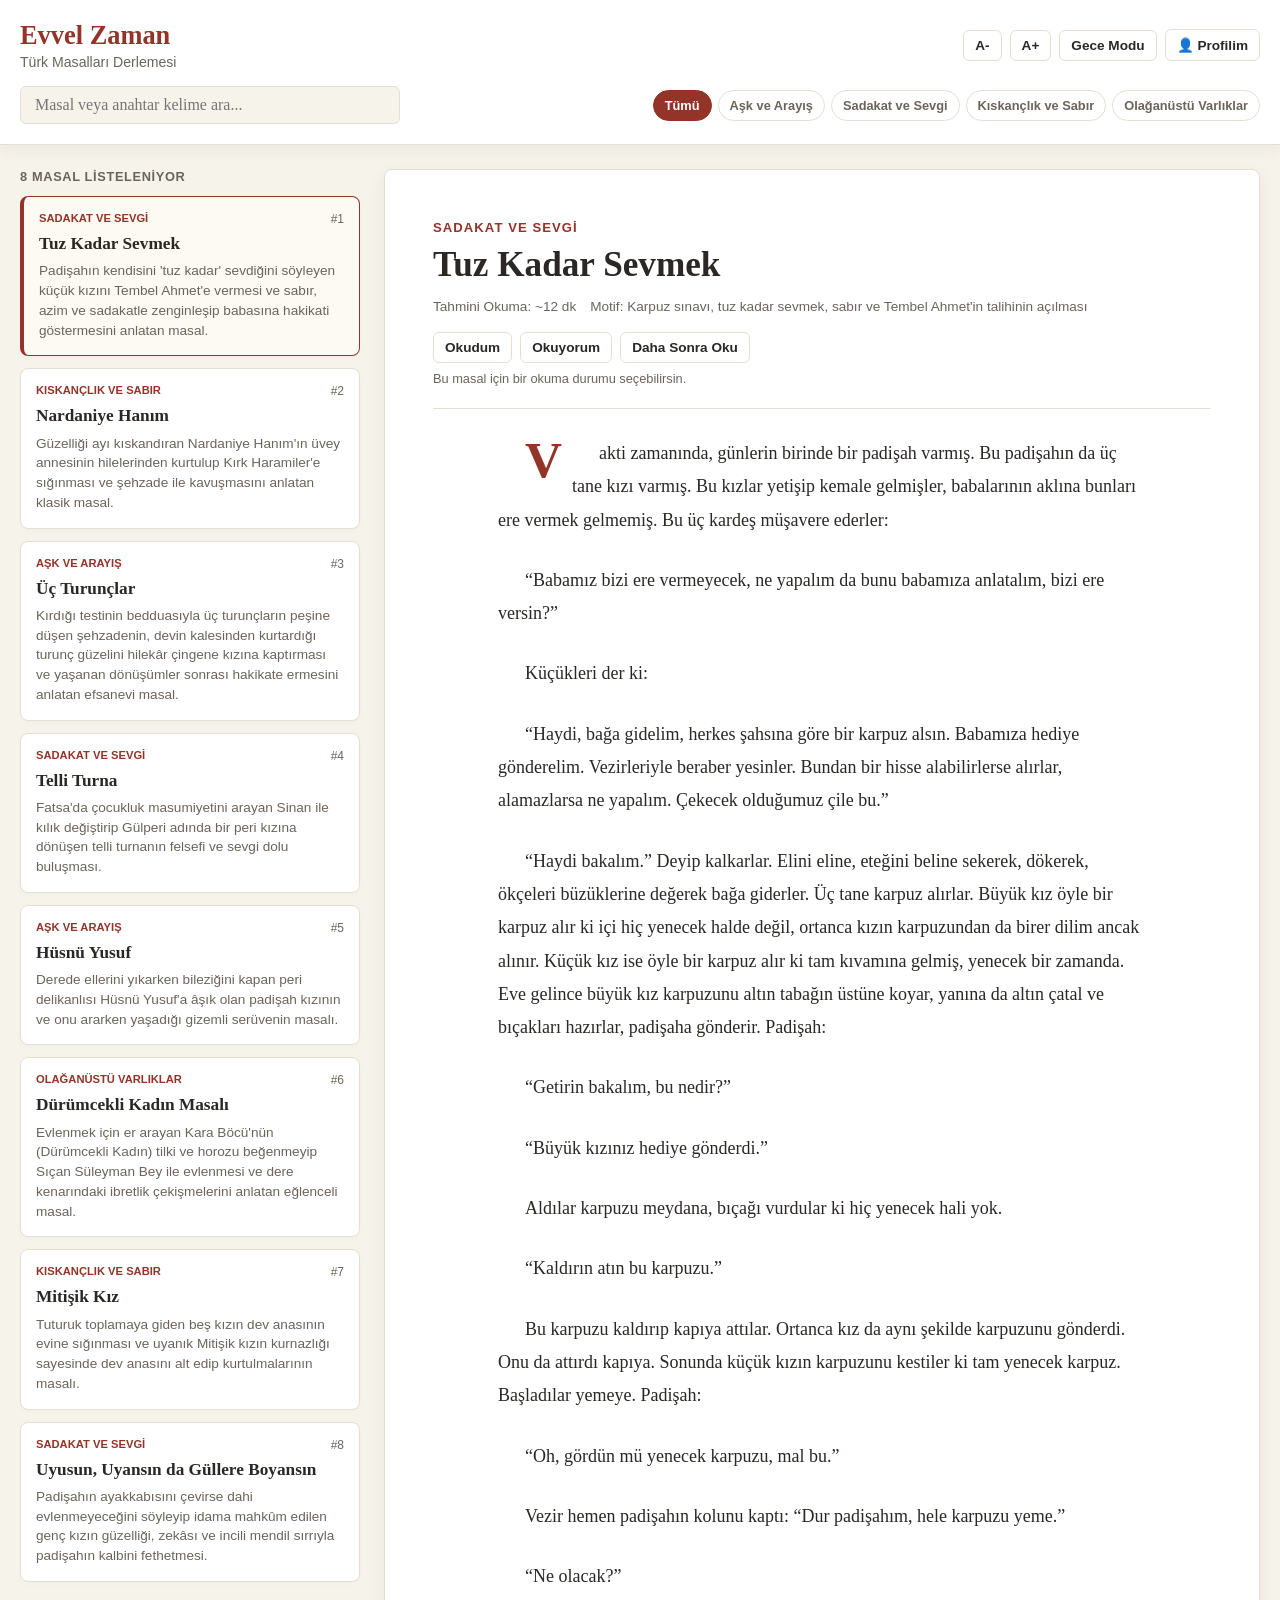
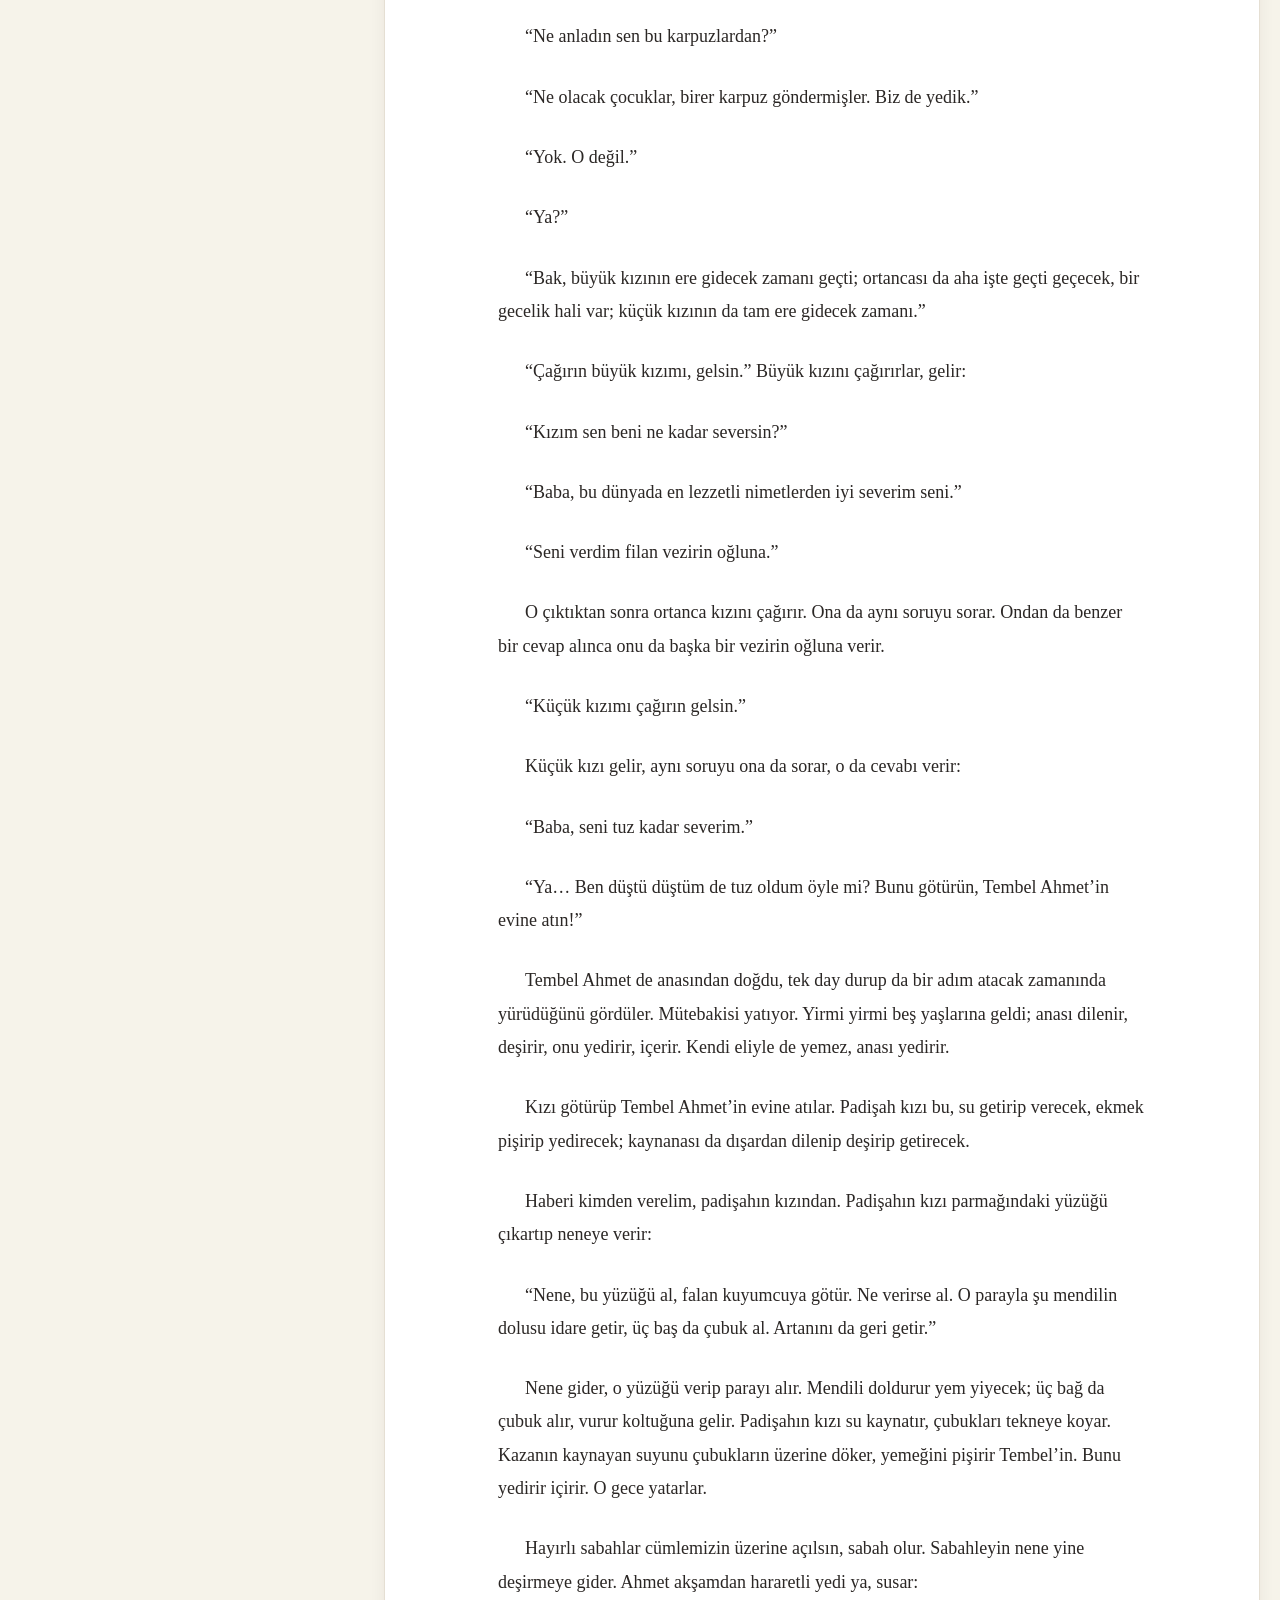
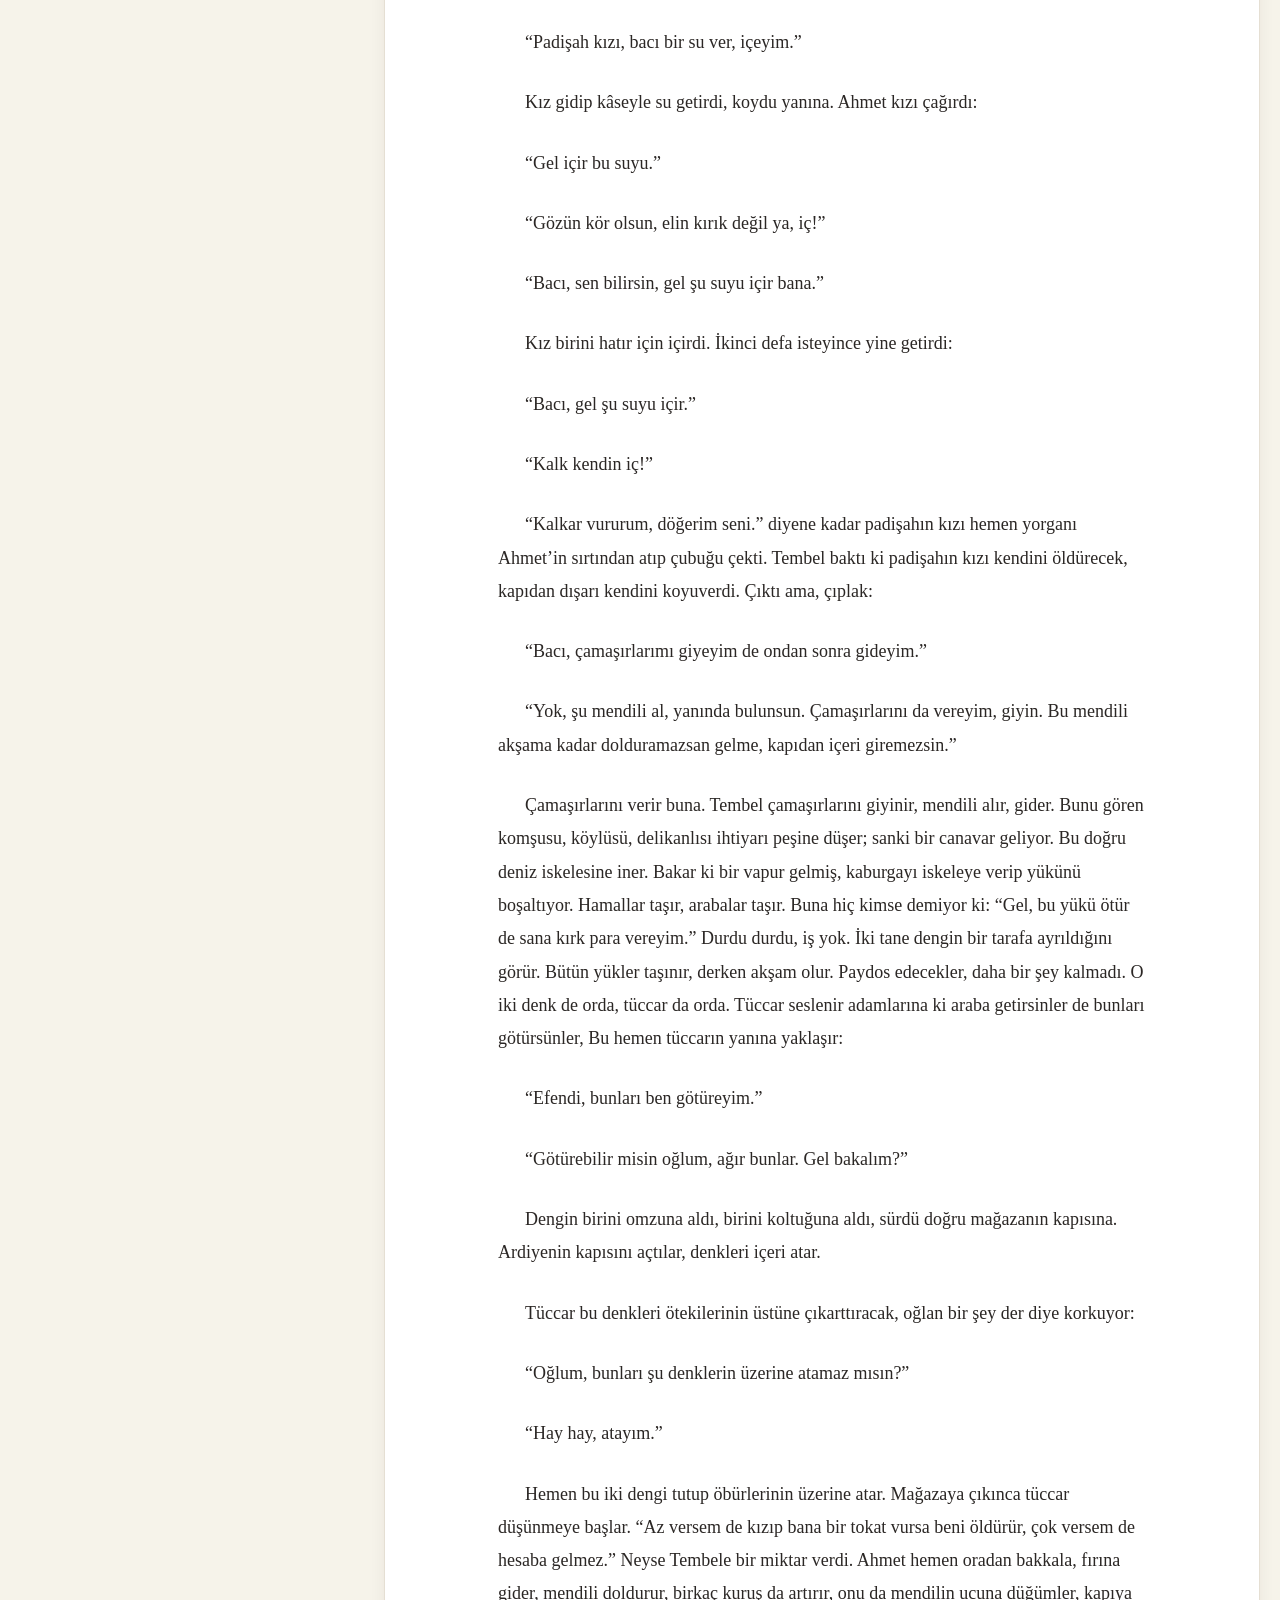
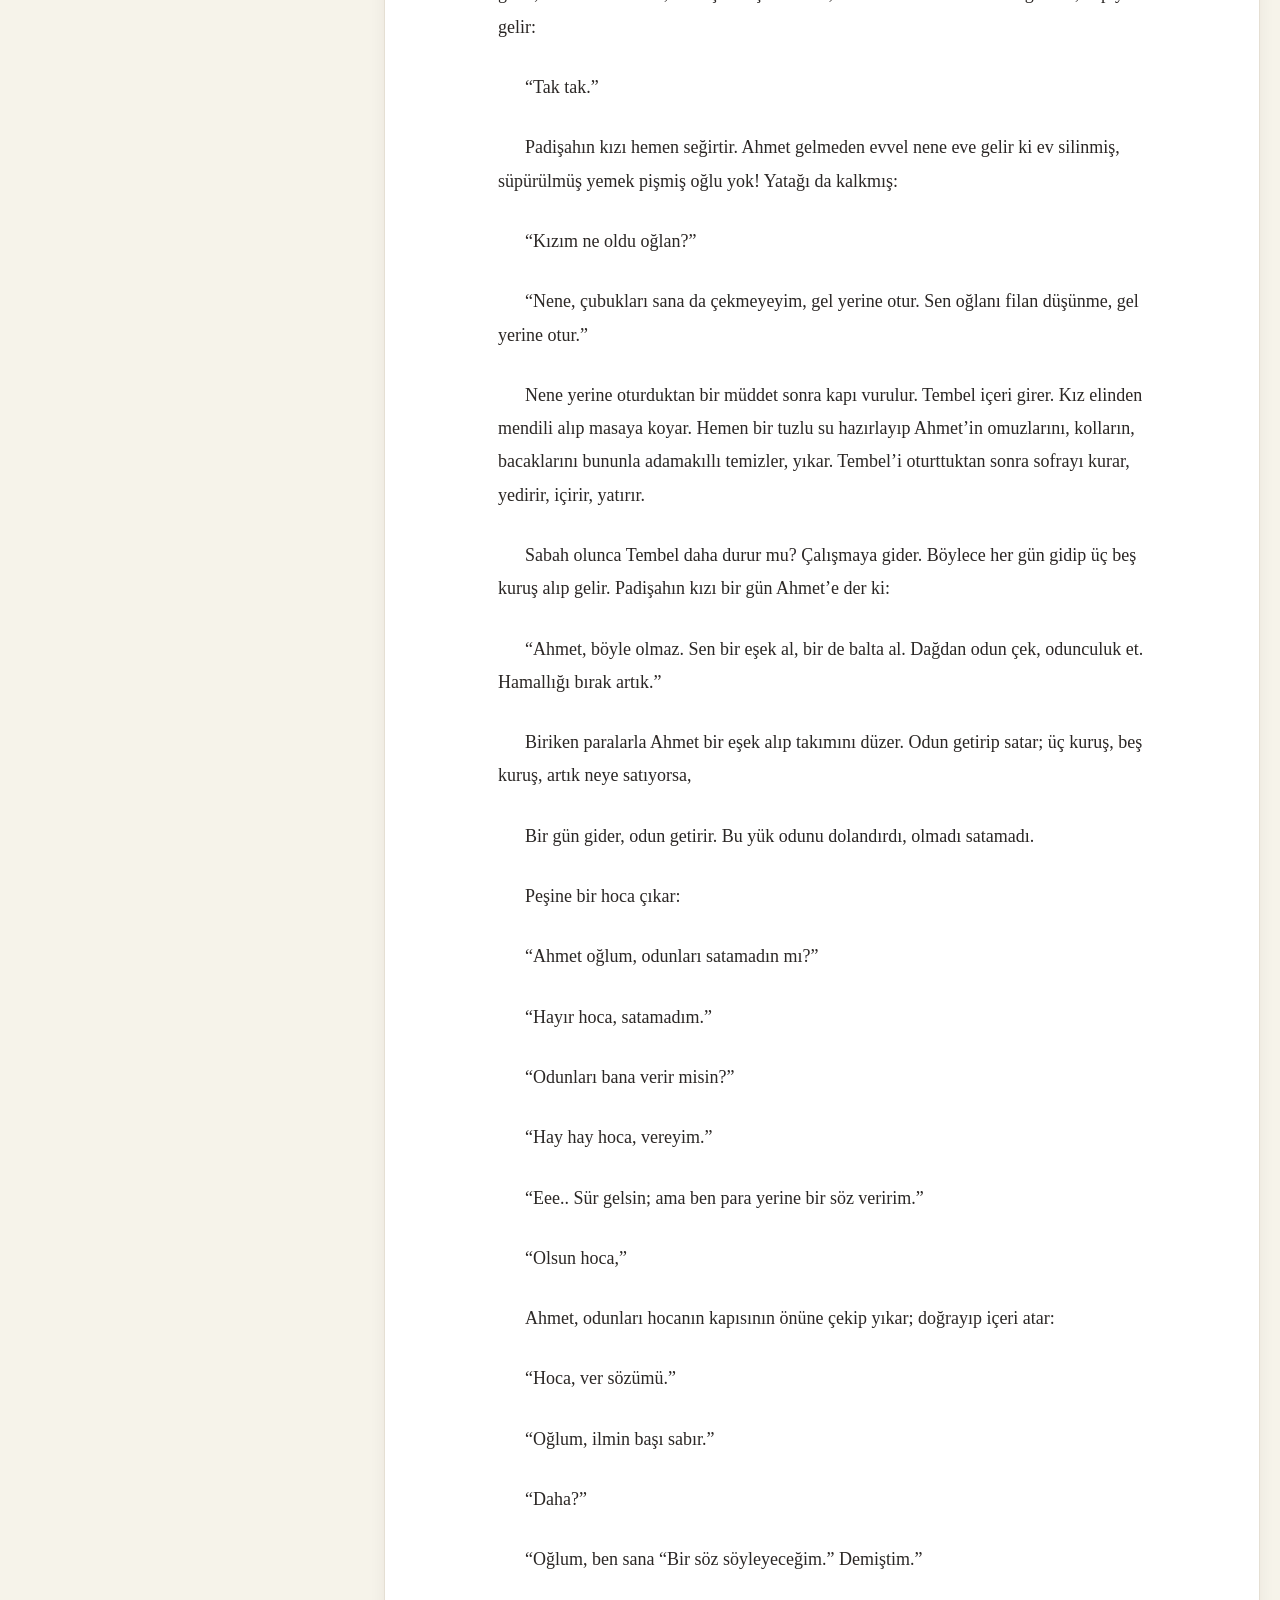
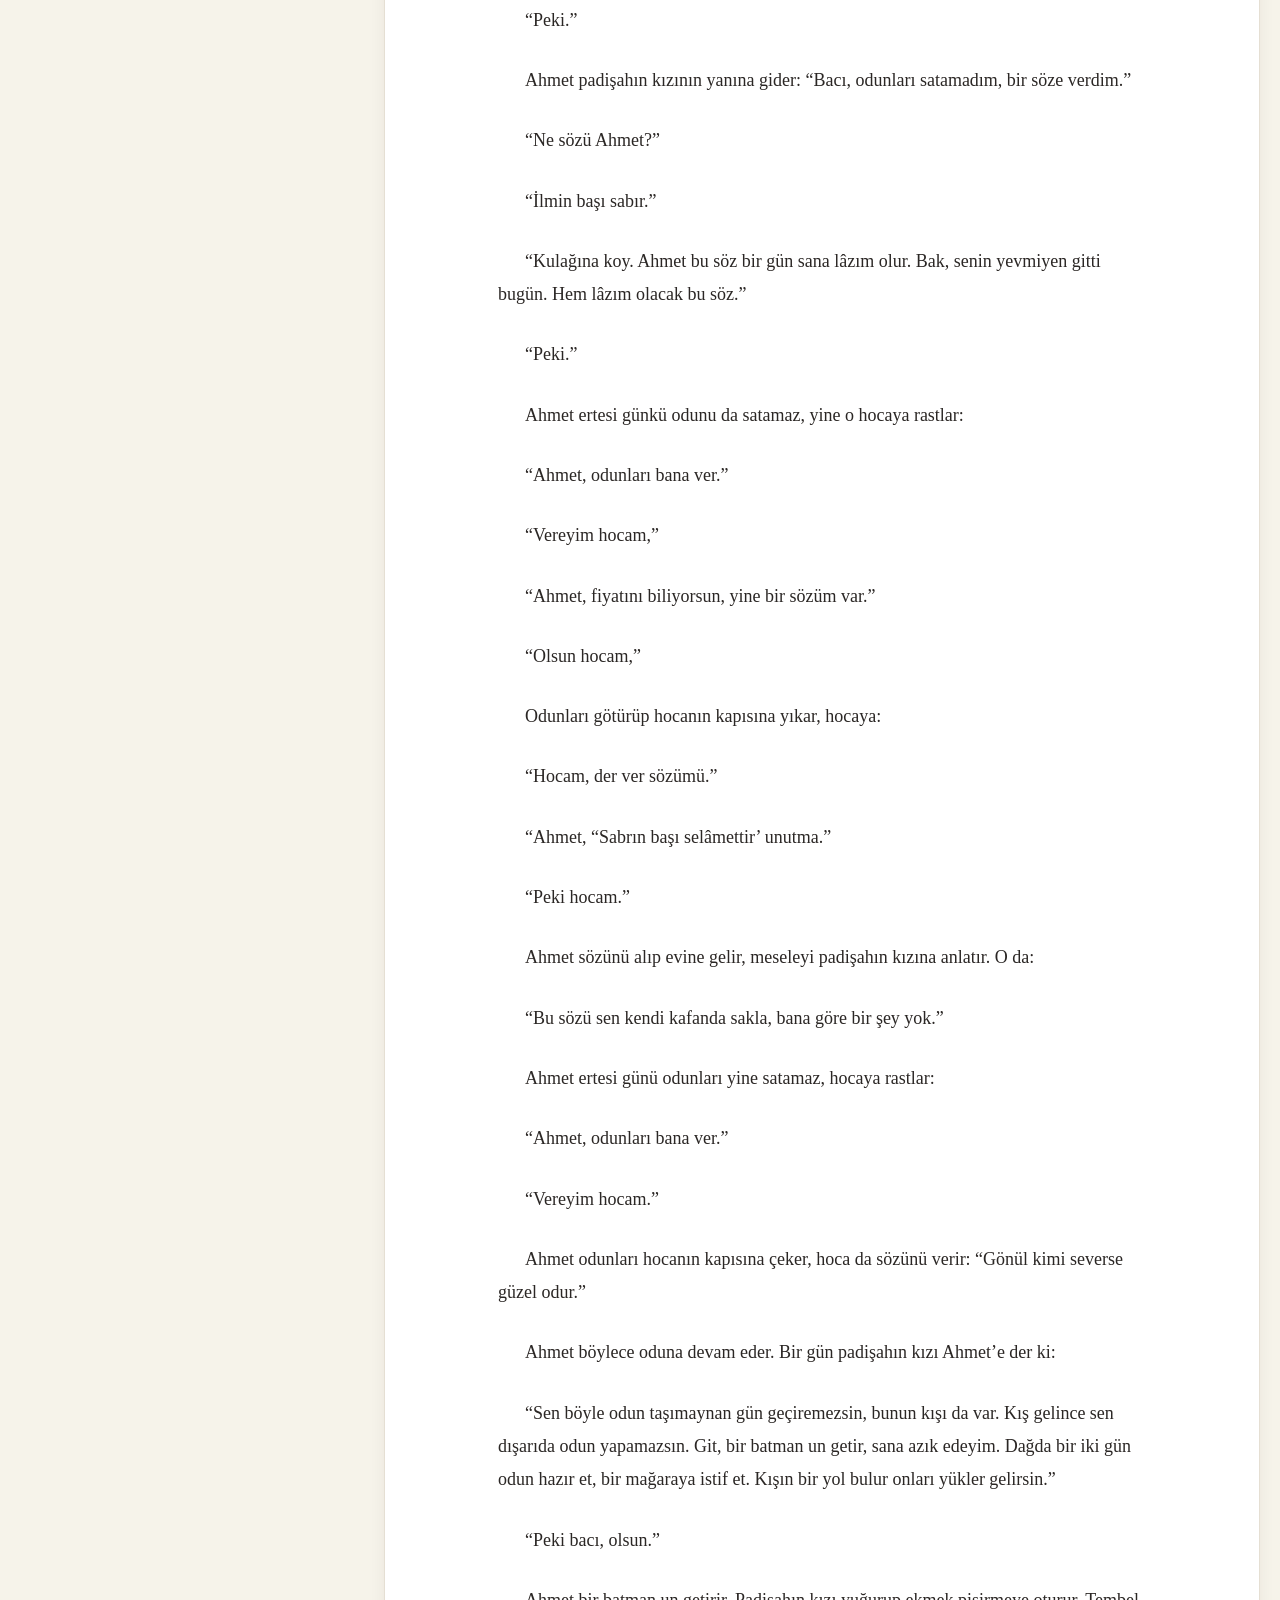
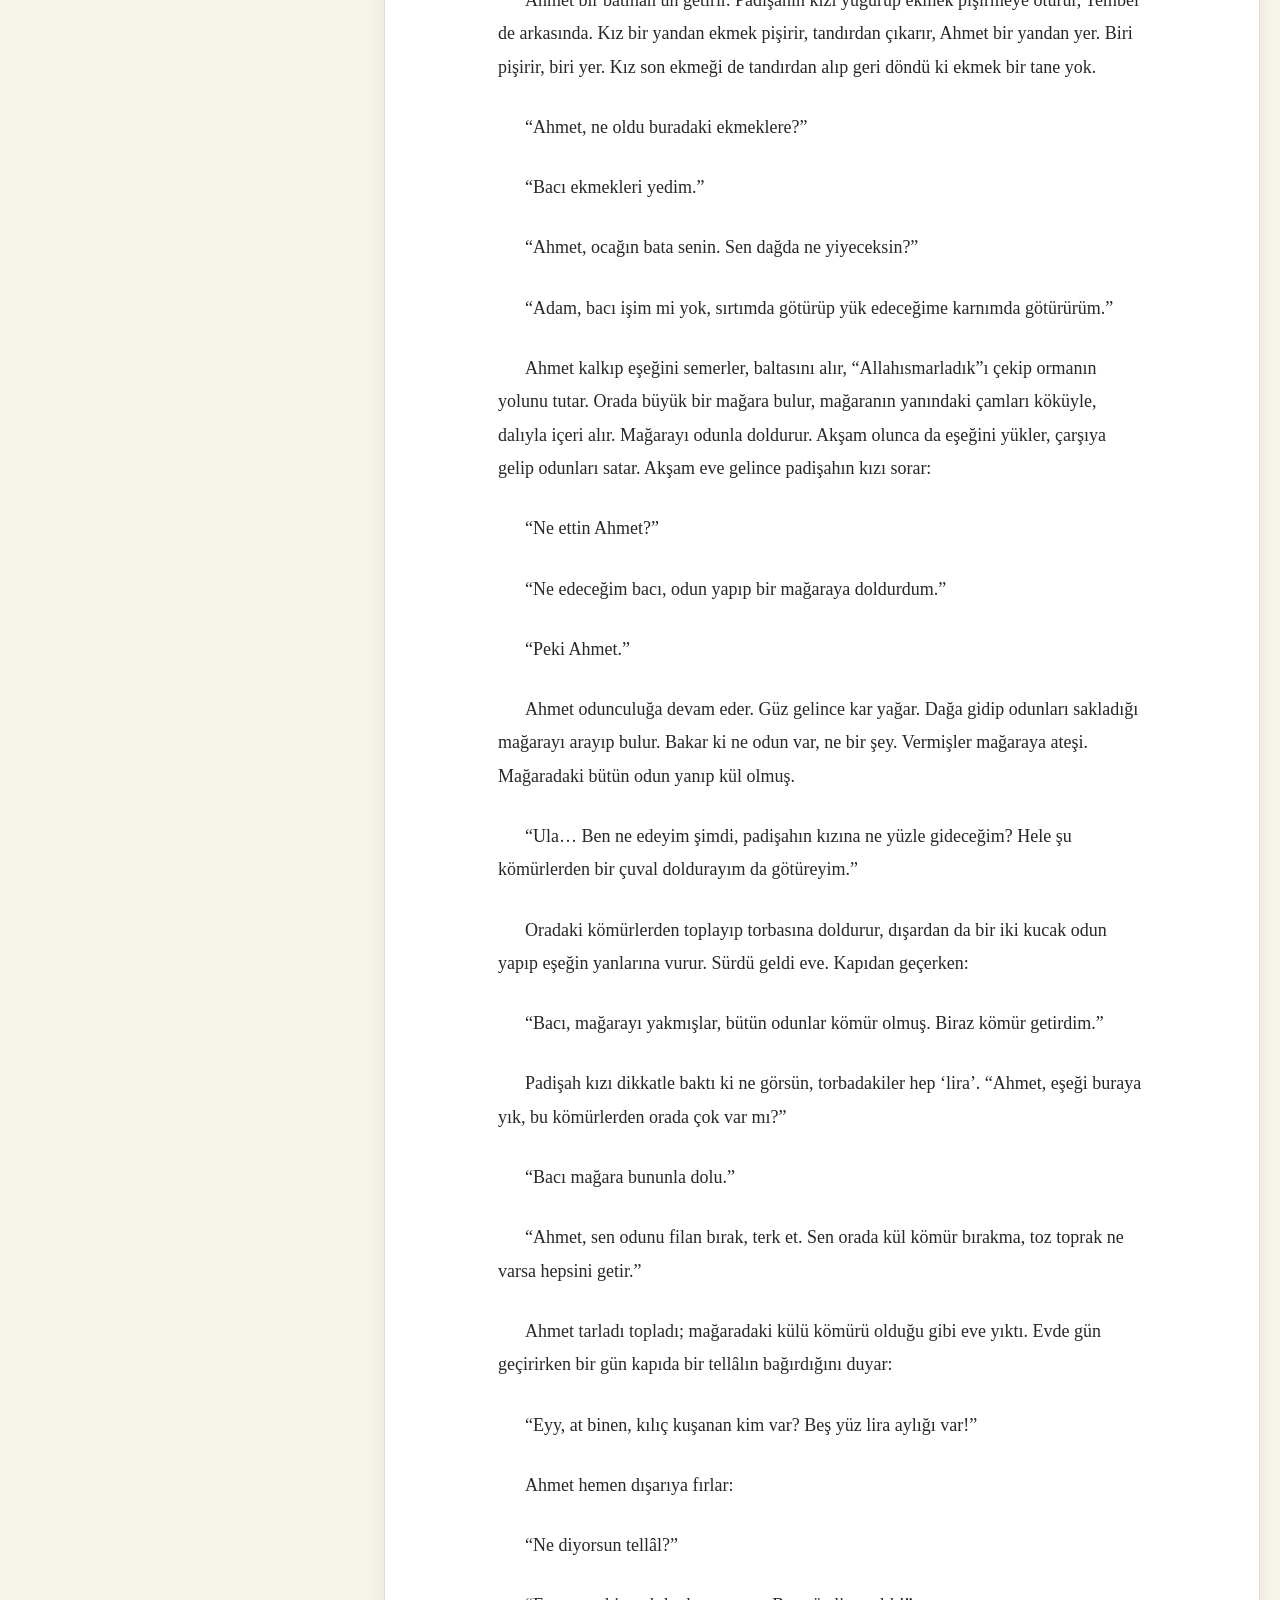
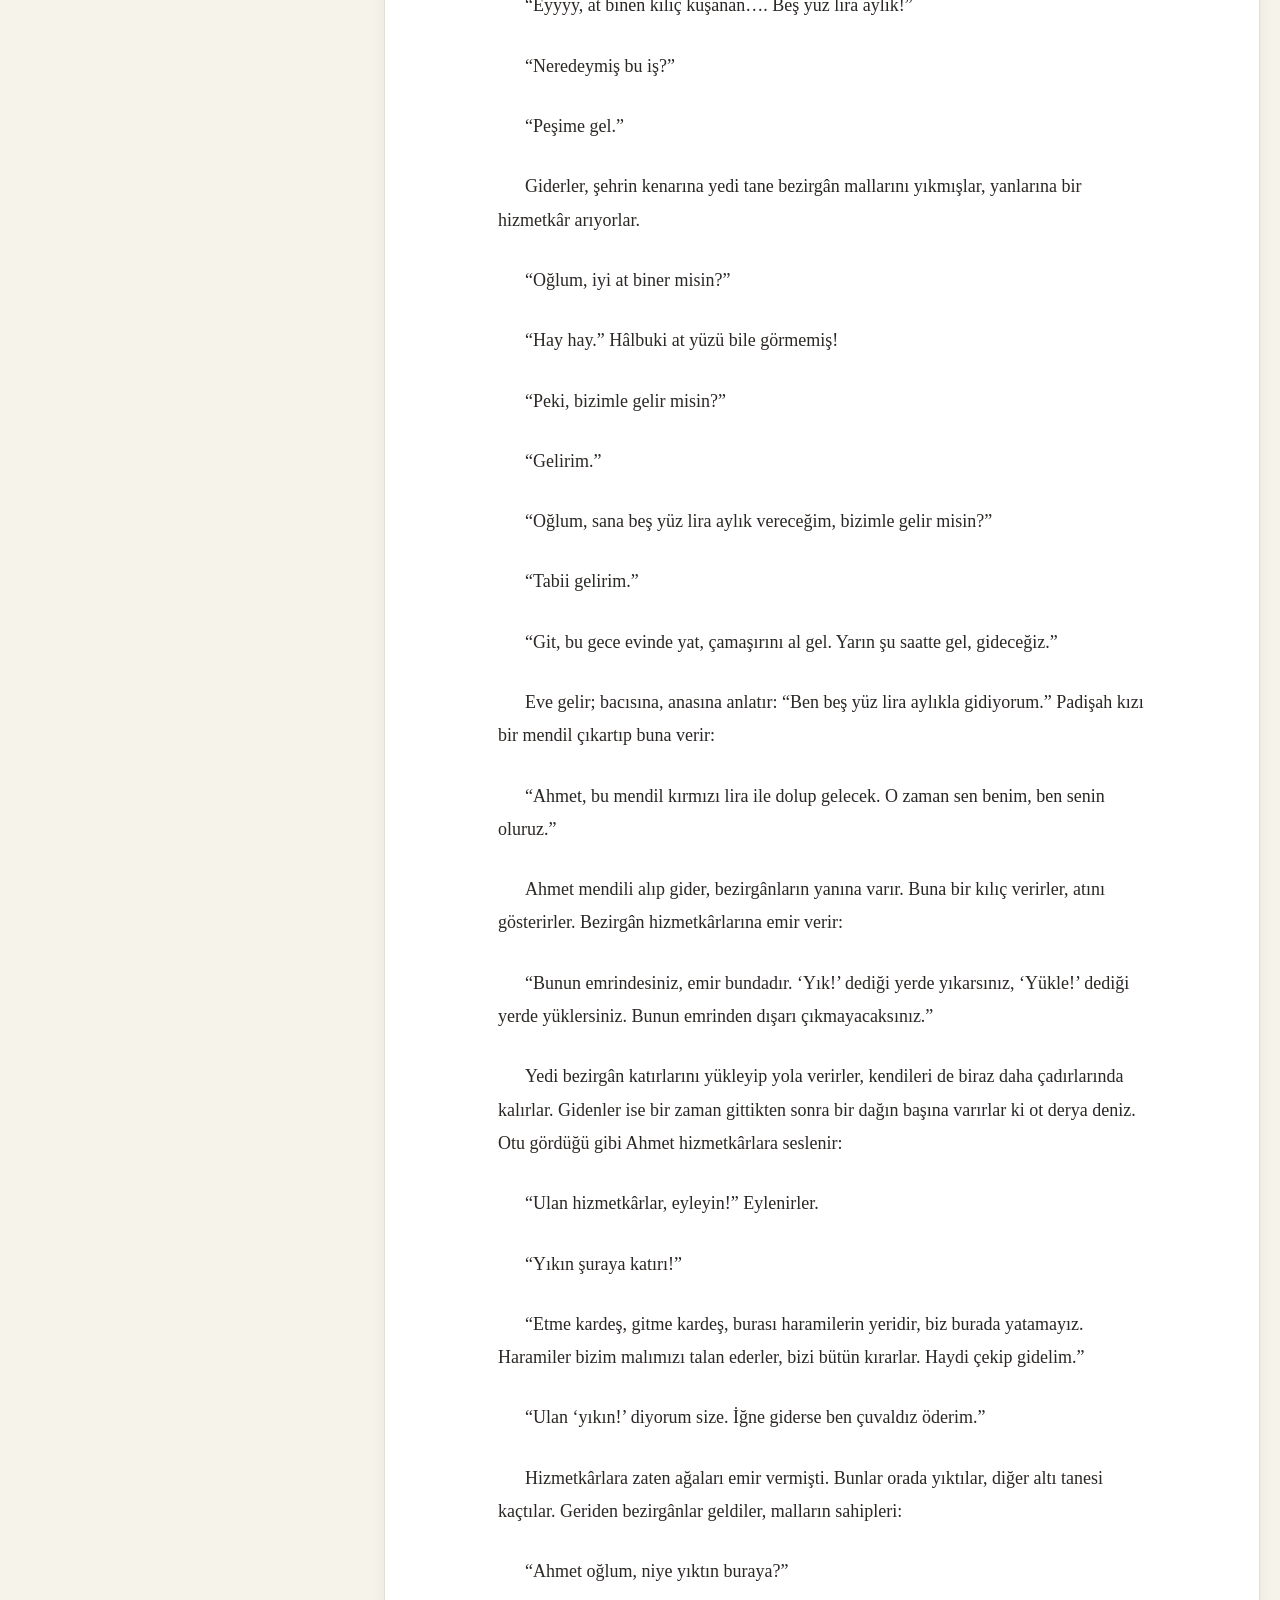
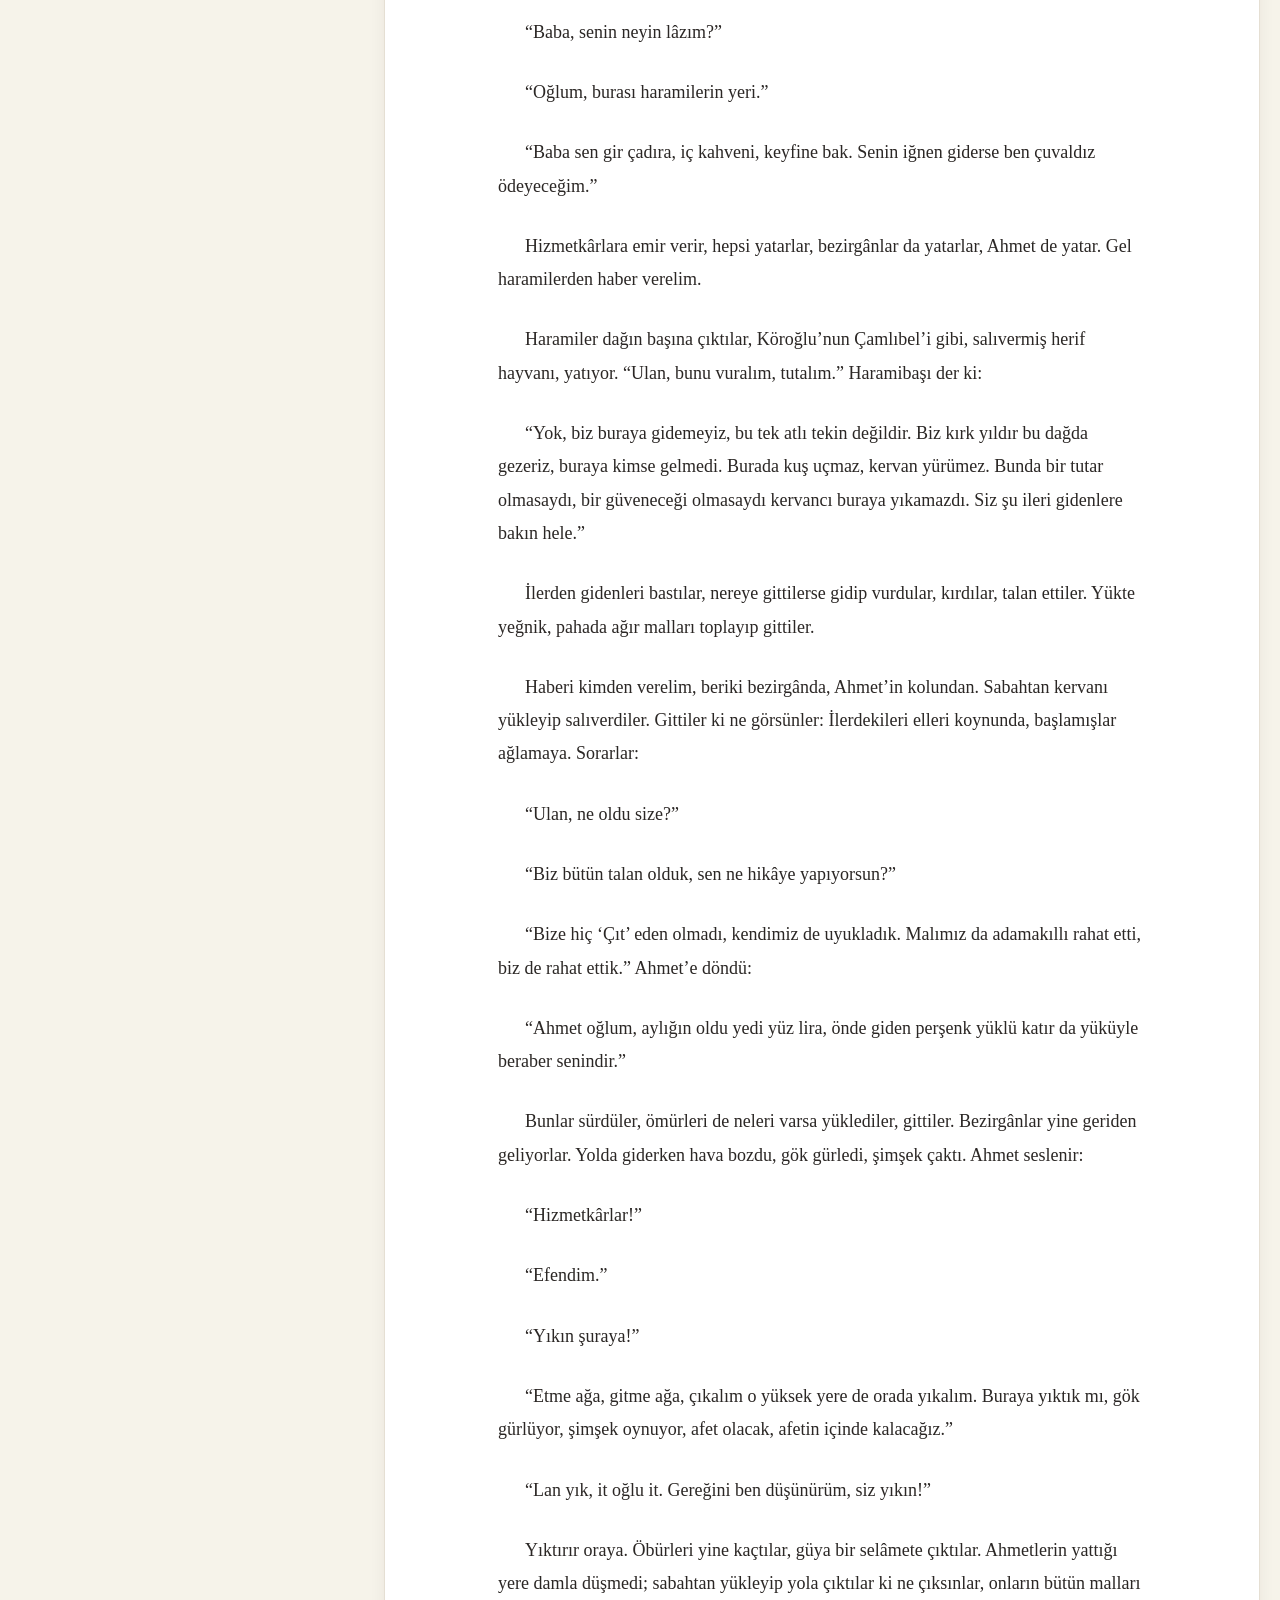
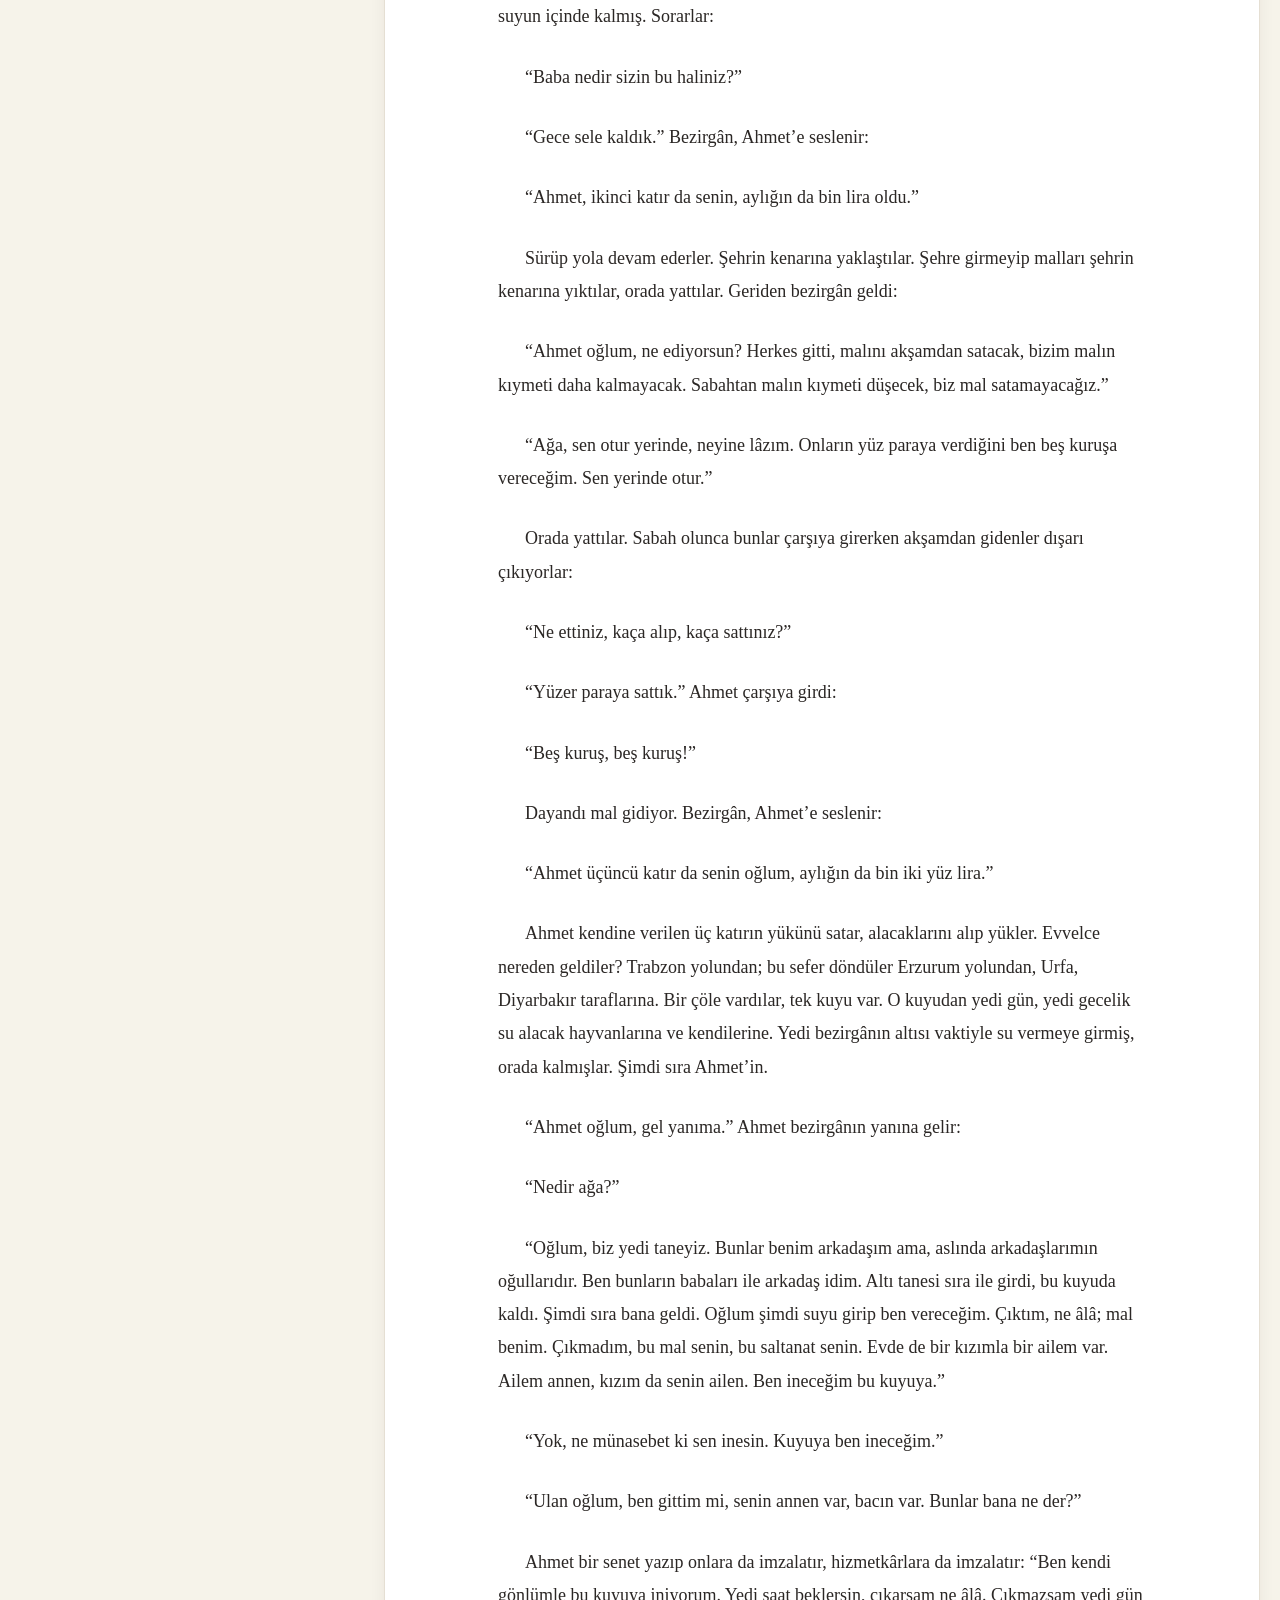
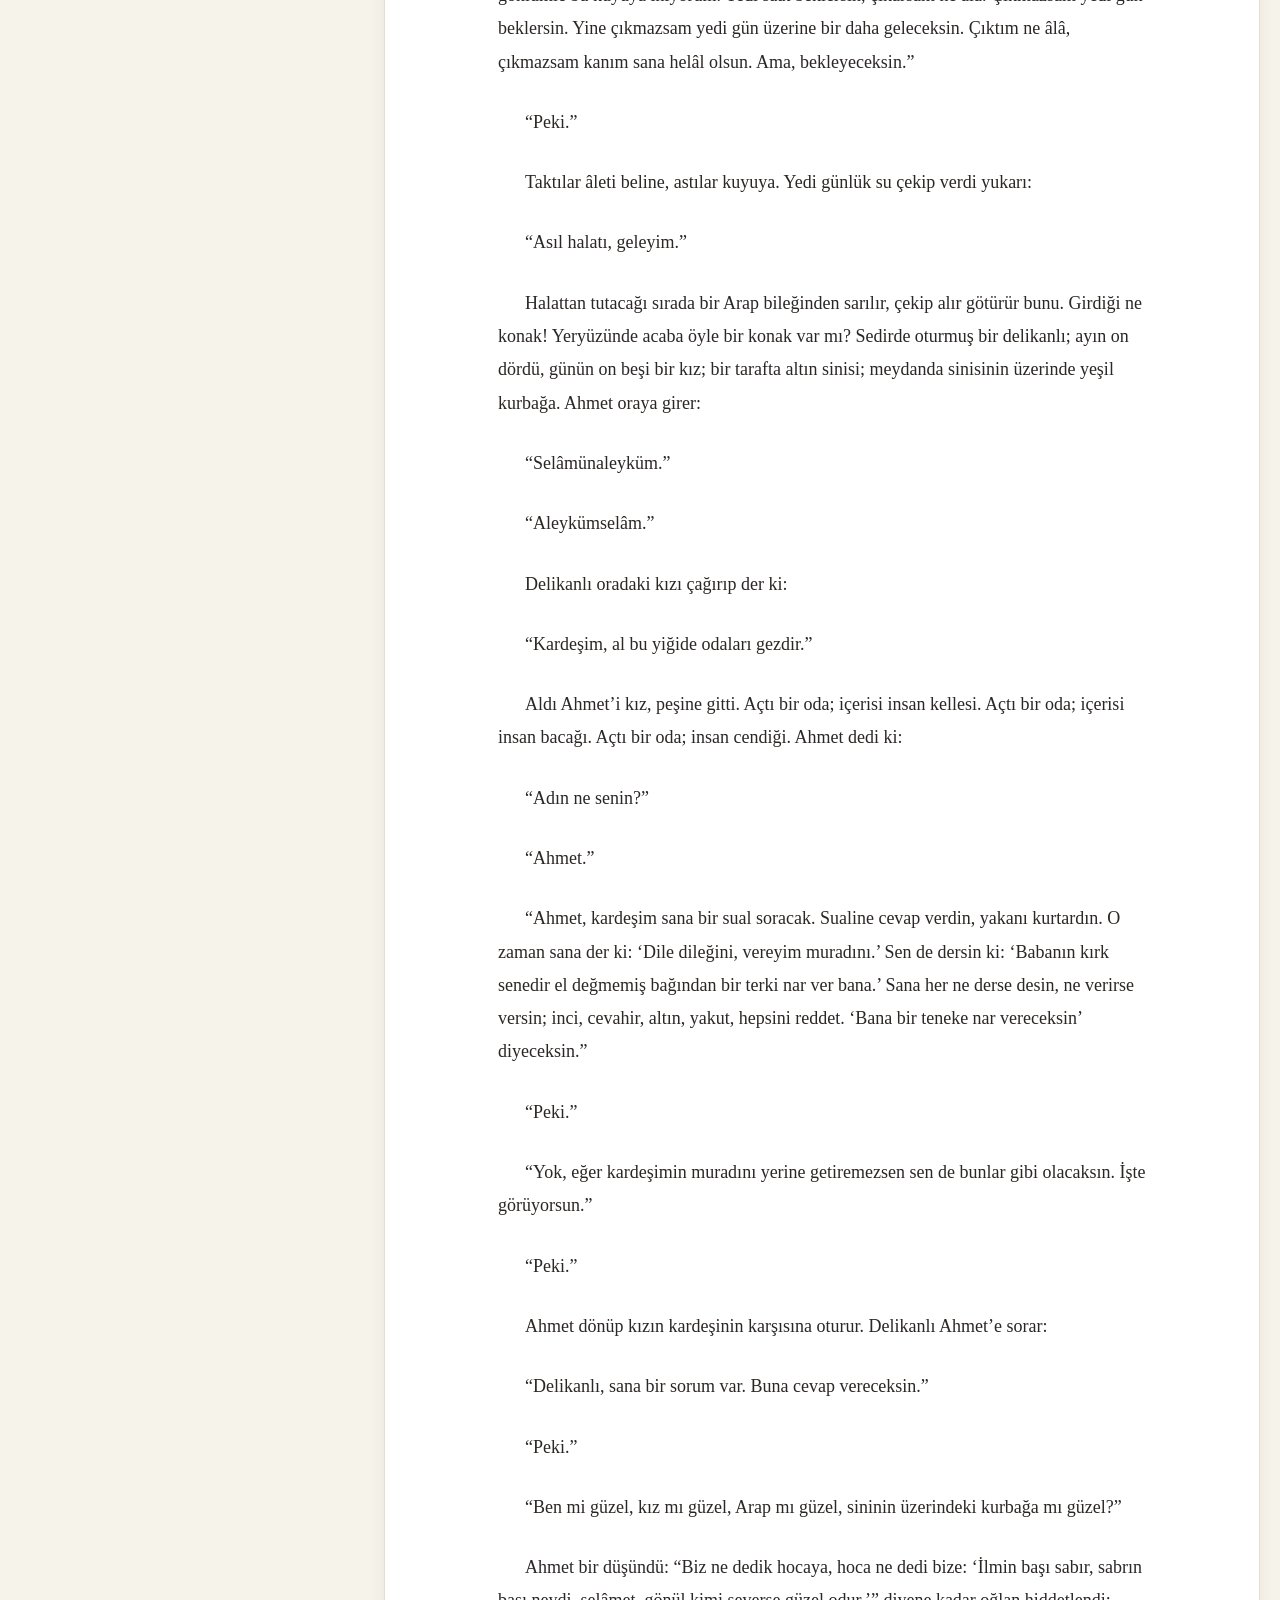
<file: index.html>
<!DOCTYPE html>
<html lang="tr">
<head>
  <meta charset="UTF-8">
  <meta name="viewport" content="width=device-width, initial-scale=1.0">
  <meta name="description" content="Evvel Zaman: Türk masallarının okunabildiği, alıntı ve inceleme paylaşılabilen interaktif masal derlemesi.">
  <title>Evvel Zaman</title>

  <!-- Harici CSS dosyası -->
  <link rel="stylesheet" href="style.css">
</head>
<body>

<header>
  <div class="header-container">
    <div class="header-top">
      <div class="logo-area"><h1>Evvel Zaman</h1><p> Türk Masalları Derlemesi</p></div>
      <div class="controls-area">
        <button type="button" class="btn-action" id="btn-decrease" title="Yazıyı Küçült">A-</button>
        <button type="button" class="btn-action" id="btn-increase" title="Yazıyı Büyüt">A+</button>
        <button type="button" class="btn-action" id="btn-theme"><span id="theme-label">Gece Modu</span></button>
        <button type="button" class="btn-action" id="btn-profile">👤 Profilim</button>
      </div>
    </div>
    <div class="header-filters">
      <div class="search-box"><input type="text" id="search-input" placeholder="Masal veya anahtar kelime ara..." aria-label="Masal ara"></div>
      <div class="category-group" id="category-filters">
        <button type="button" class="btn-chip active" data-category="Tümü">Tümü</button>
        <button type="button" class="btn-chip" data-category="Aşk ve Arayış">Aşk ve Arayış</button>
        <button type="button" class="btn-chip" data-category="Sadakat ve Sevgi">Sadakat ve Sevgi</button>
        <button type="button" class="btn-chip" data-category="Kıskançlık ve Sabır">Kıskançlık ve Sabır</button>
        <button type="button" class="btn-chip" data-category="Olağanüstü Varlıklar">Olağanüstü Varlıklar</button>
      </div>
    </div>
  </div>
</header>

<main id="main-layout">
  <section class="catalog-area">
    <div class="catalog-header" id="count-info">8 Masal Listeleniyor</div>
    <div class="catalog-panel" id="tales-list"></div>
  </section>

  <article class="reader-panel" id="reader-view">
    <div class="reader-header">
      <span class="reader-category" id="view-category">Kategori</span>
      <h2 class="reader-title" id="view-title">Masal Başlığı</h2>
      <div class="reader-meta-row"><span id="view-time"></span><span id="view-theme-motif"></span></div>
      <div class="status-row" id="reader-status-controls" aria-label="Okuma durumu"></div>
      <div class="status-note" id="reader-status-note"></div>
    </div>
    <div class="reader-content" id="view-text"></div>
    <footer class="reader-footer"><strong>Kaynak:</strong> <span id="view-source"></span></footer>

    <section class="section-box" id="quotes-section">
      <h3 class="section-title">Bu Masaldan Alıntılar</h3>
      <div id="tale-quotes"></div>
    </section>

    <section class="section-box" id="reviews-section">
      <h3 class="section-title">Masal İncelemeleri</h3>
      <div class="rating-row">
        <div class="stars" id="rating-stars" aria-label="Puan ver"></div>
        <span id="rating-average" class="muted">Henüz puan verilmedi</span>
      </div>
      <form id="review-form">
        <label for="review-text" class="muted">Bu masal sana ne hissettirdi? Kültürel motifleri nasıl buldun?</label>
        <textarea id="review-text" class="form-control" maxlength="600" placeholder="Masal hakkındaki düşüncelerini yaz..." required></textarea>
        <button class="primary-btn" type="submit">İncelemeyi Kaydet</button>
      </form>
      <div id="tale-reviews"></div>
    </section>
  </article>

  <section class="profile-panel hidden" id="profile-panel">
    <div class="profile-heading">
      <div class="avatar" id="profile-avatar-display">🧚</div>
      <div><h2>Masalcı Profilim</h2><p class="muted">Okuma yolculuğun ve kişisel paylaşımların</p></div>
      <button type="button" class="small-btn" id="btn-back-reader">Masallara dön</button>
    </div>
    <div class="profile-bar">
      <label class="muted" for="username-input">Kullanıcı adı</label>
      <input id="username-input" maxlength="24" placeholder="Masalcı adı">
      <label class="muted" for="avatar-select">Avatar</label>
      <select id="avatar-select" class="form-control" style="width:auto;margin:0">
        <option value="🧚">🧚 Peri Kızı</option>
        <option value="🤴">🤴 Şehzade</option>
        <option value="🦹">🦹 Kırk Haramiler</option>
        <option value="👑">👑 Padişah</option>
        <option value="🕊️">🕊️ Turna</option>
        <option value="🌹">🌹 Gül</option>
      </select>
      <button class="primary-btn" id="save-profile" type="button">Profili Kaydet</button>
    </div>
    <div class="profile-stats">
      <div class="stat"><strong id="stat-read">0/8</strong><span>Okunan masal</span></div>
      <div class="stat"><strong id="stat-rate">%0</strong><span>Okuma oranı</span></div>
      <div class="stat"><strong id="stat-quotes">0</strong><span>Paylaşılan alıntı</span></div>
      <div class="stat"><strong id="stat-reviews">0</strong><span>Yazılan inceleme</span></div>
    </div>
    <div class="tabs" id="profile-tabs">
      <button class="tab-btn active" data-tab="reading">Okuma Listem</button>
      <button class="tab-btn" data-tab="quotes">Alıntılarım</button>
      <button class="tab-btn" data-tab="reviews">İncelemelerim</button>
    </div>
    <div class="tab-content" id="profile-tab-content"></div>
  </section>
</main>

<div id="modal-root"></div>
<div id="toast-root" aria-live="polite"></div>

<!-- Harici JavaScript dosyası (sayfa yüklendikten sonra çalışır) -->
<script src="script.js" defer></script>
</body>
</html>
</file>
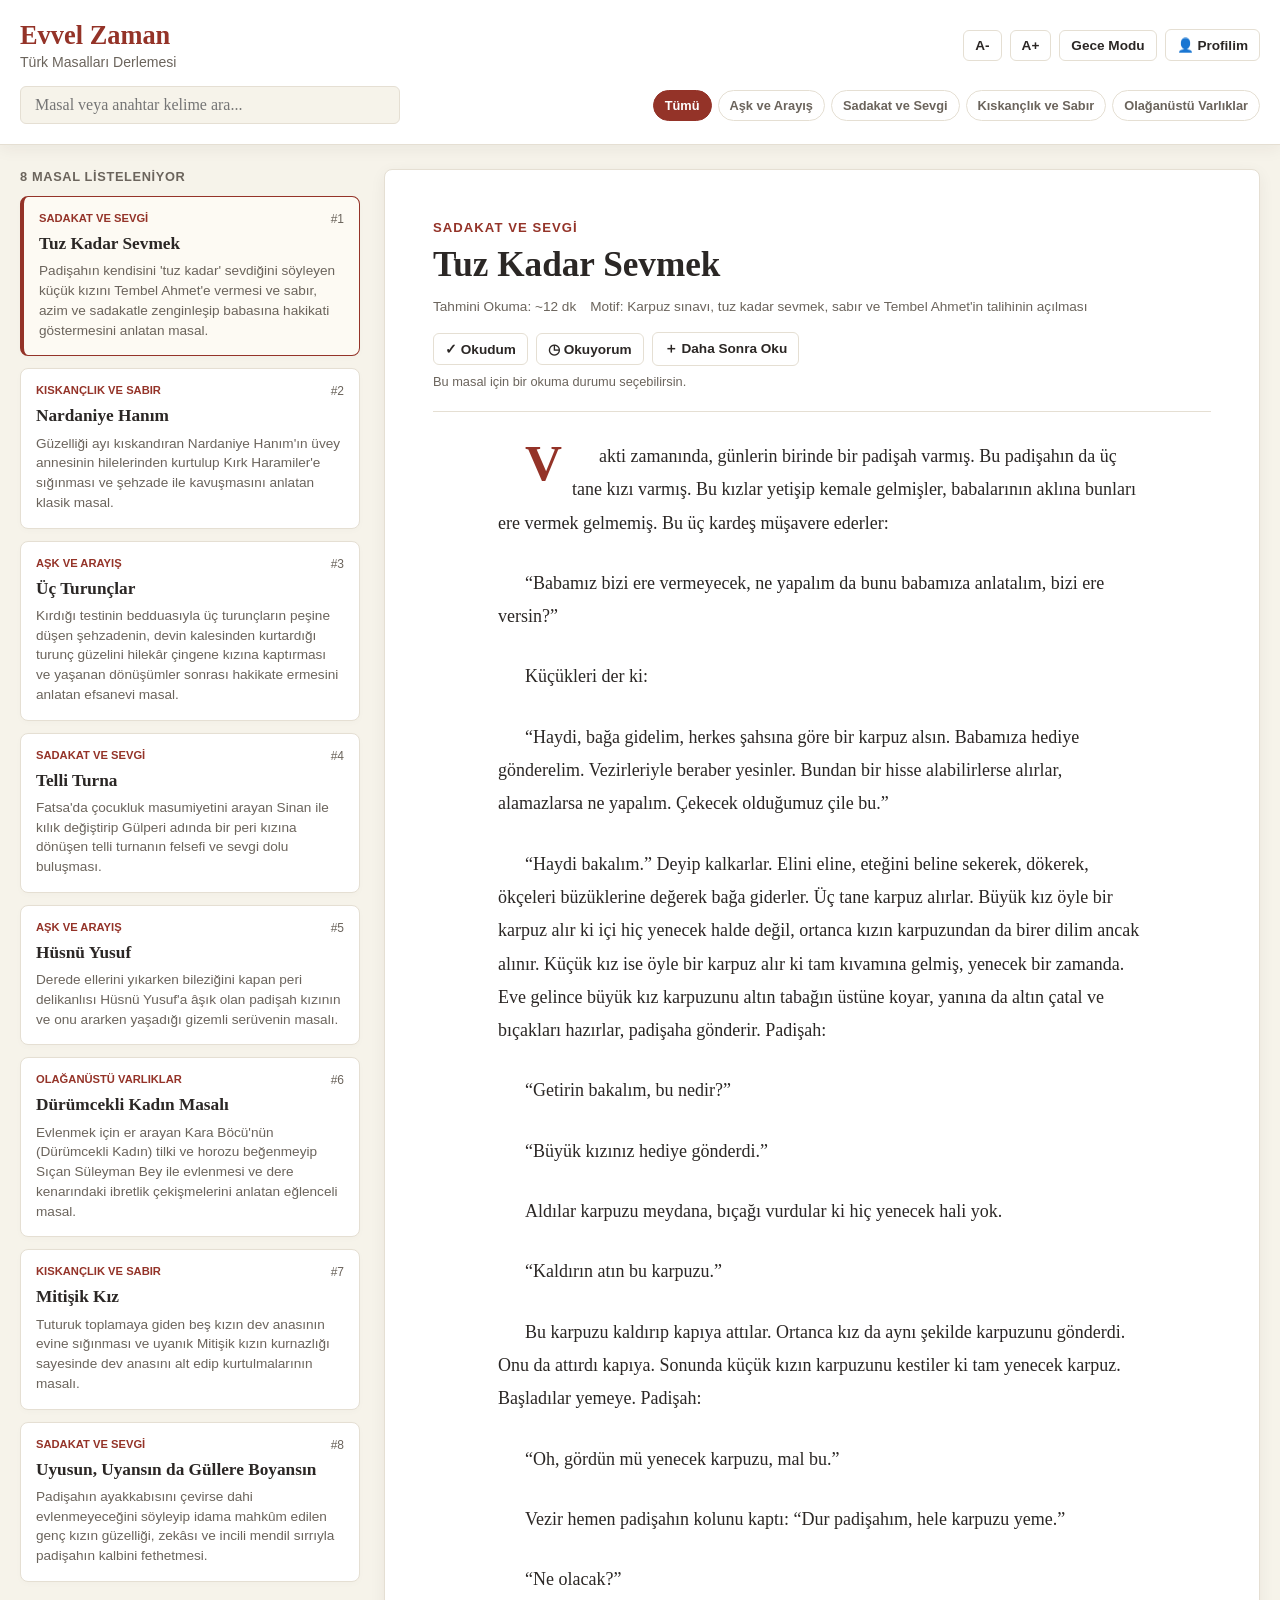
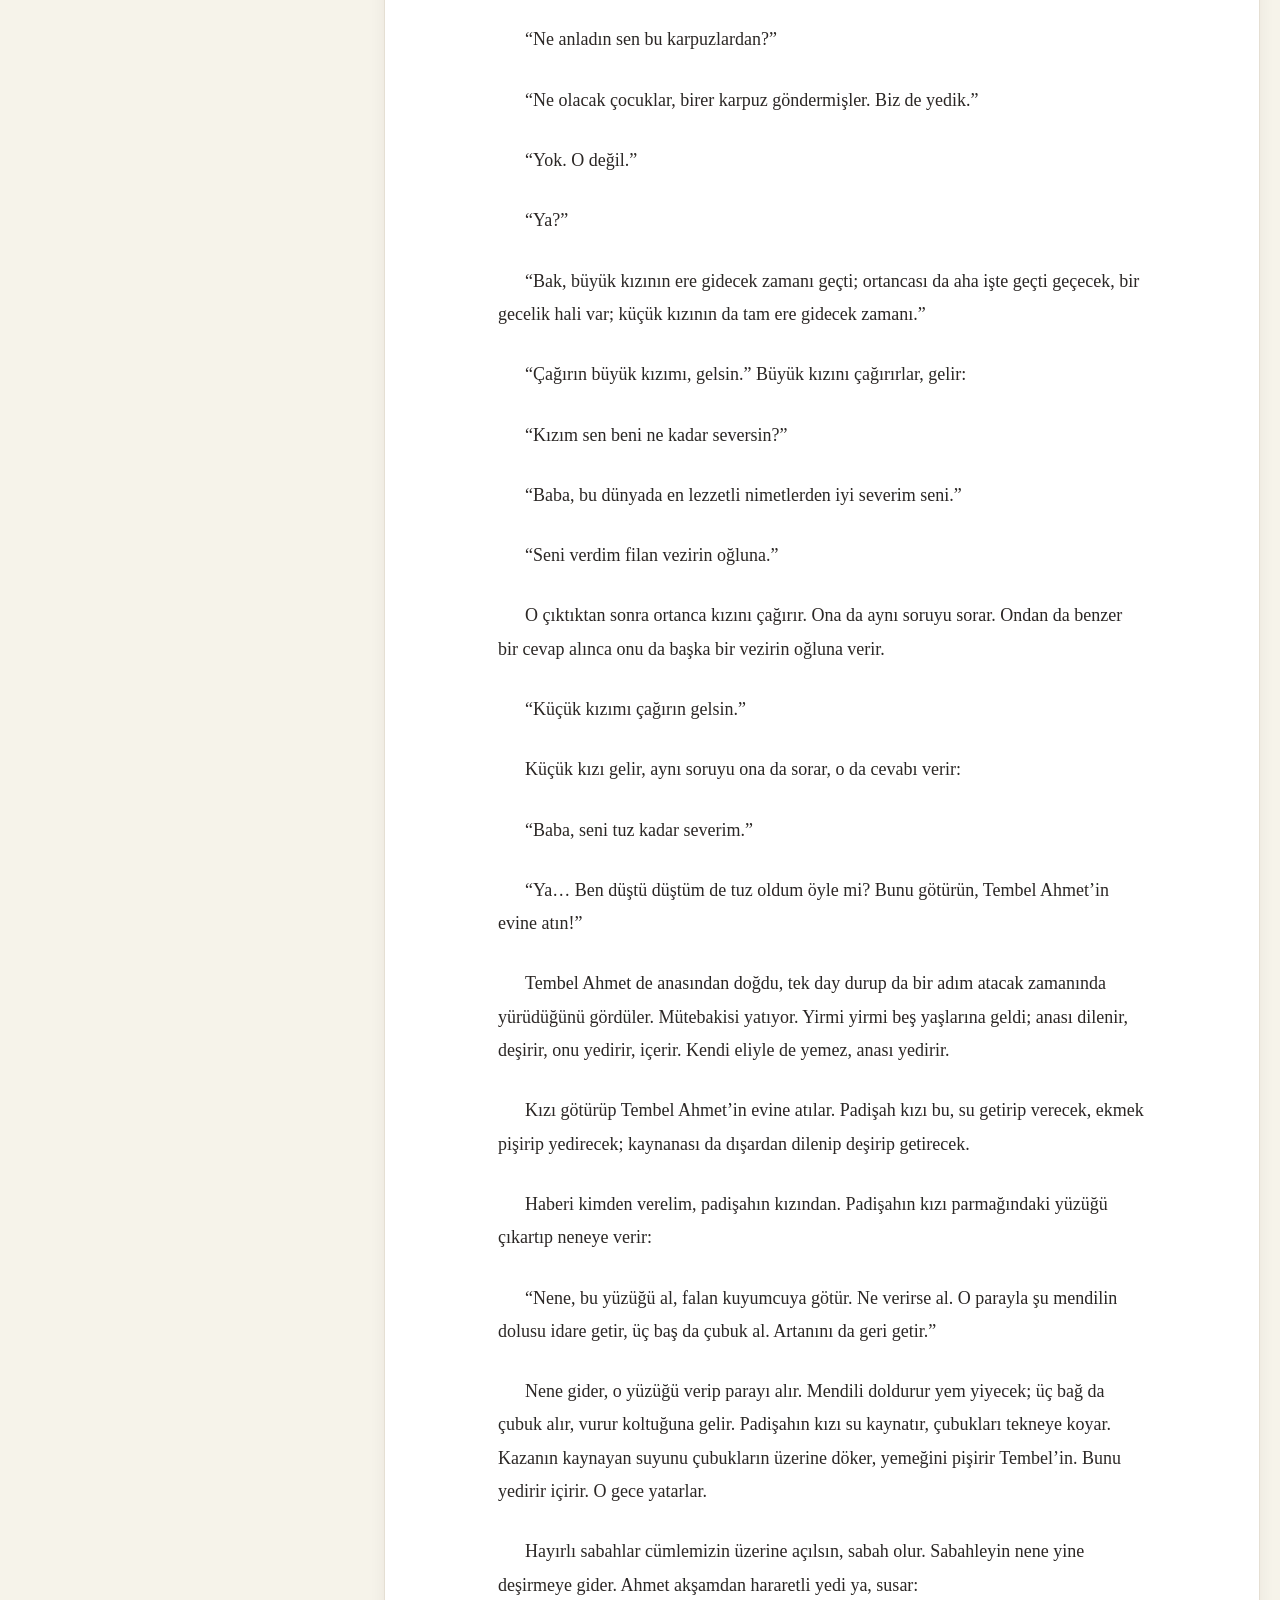
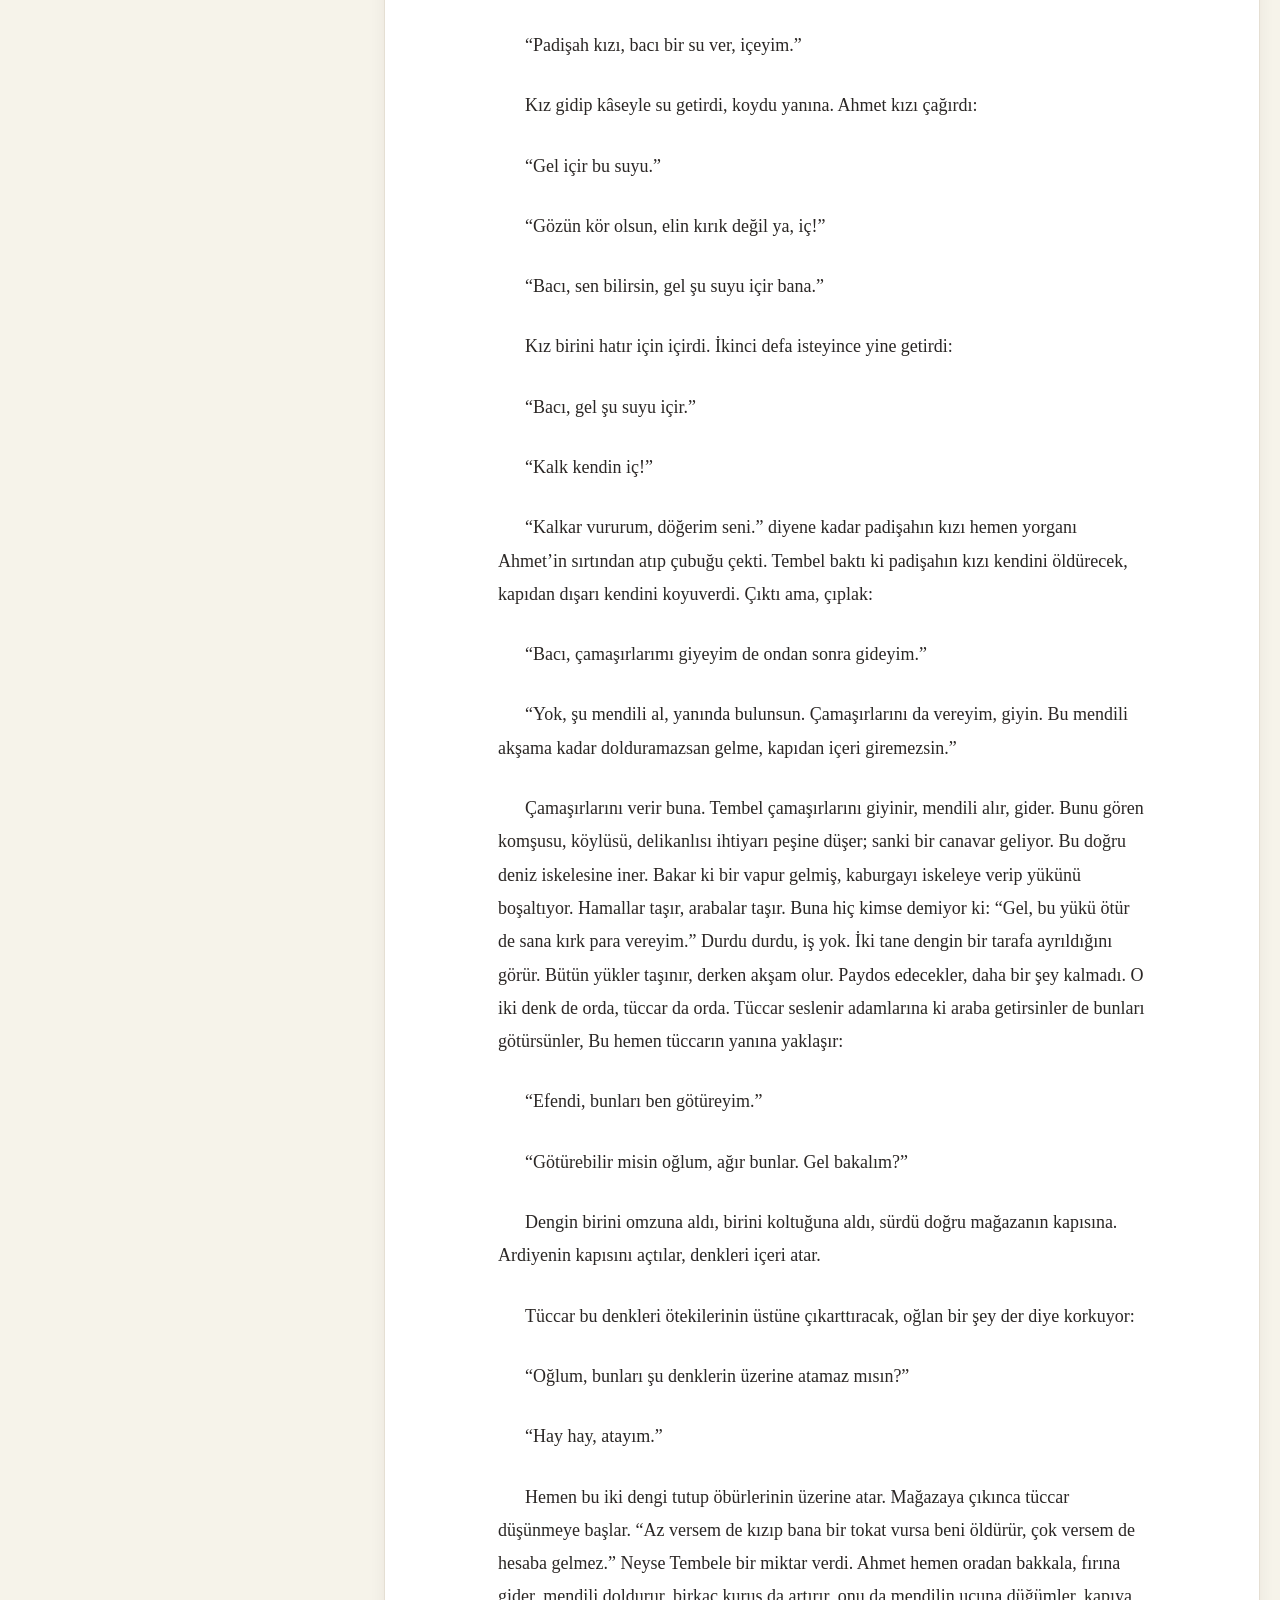
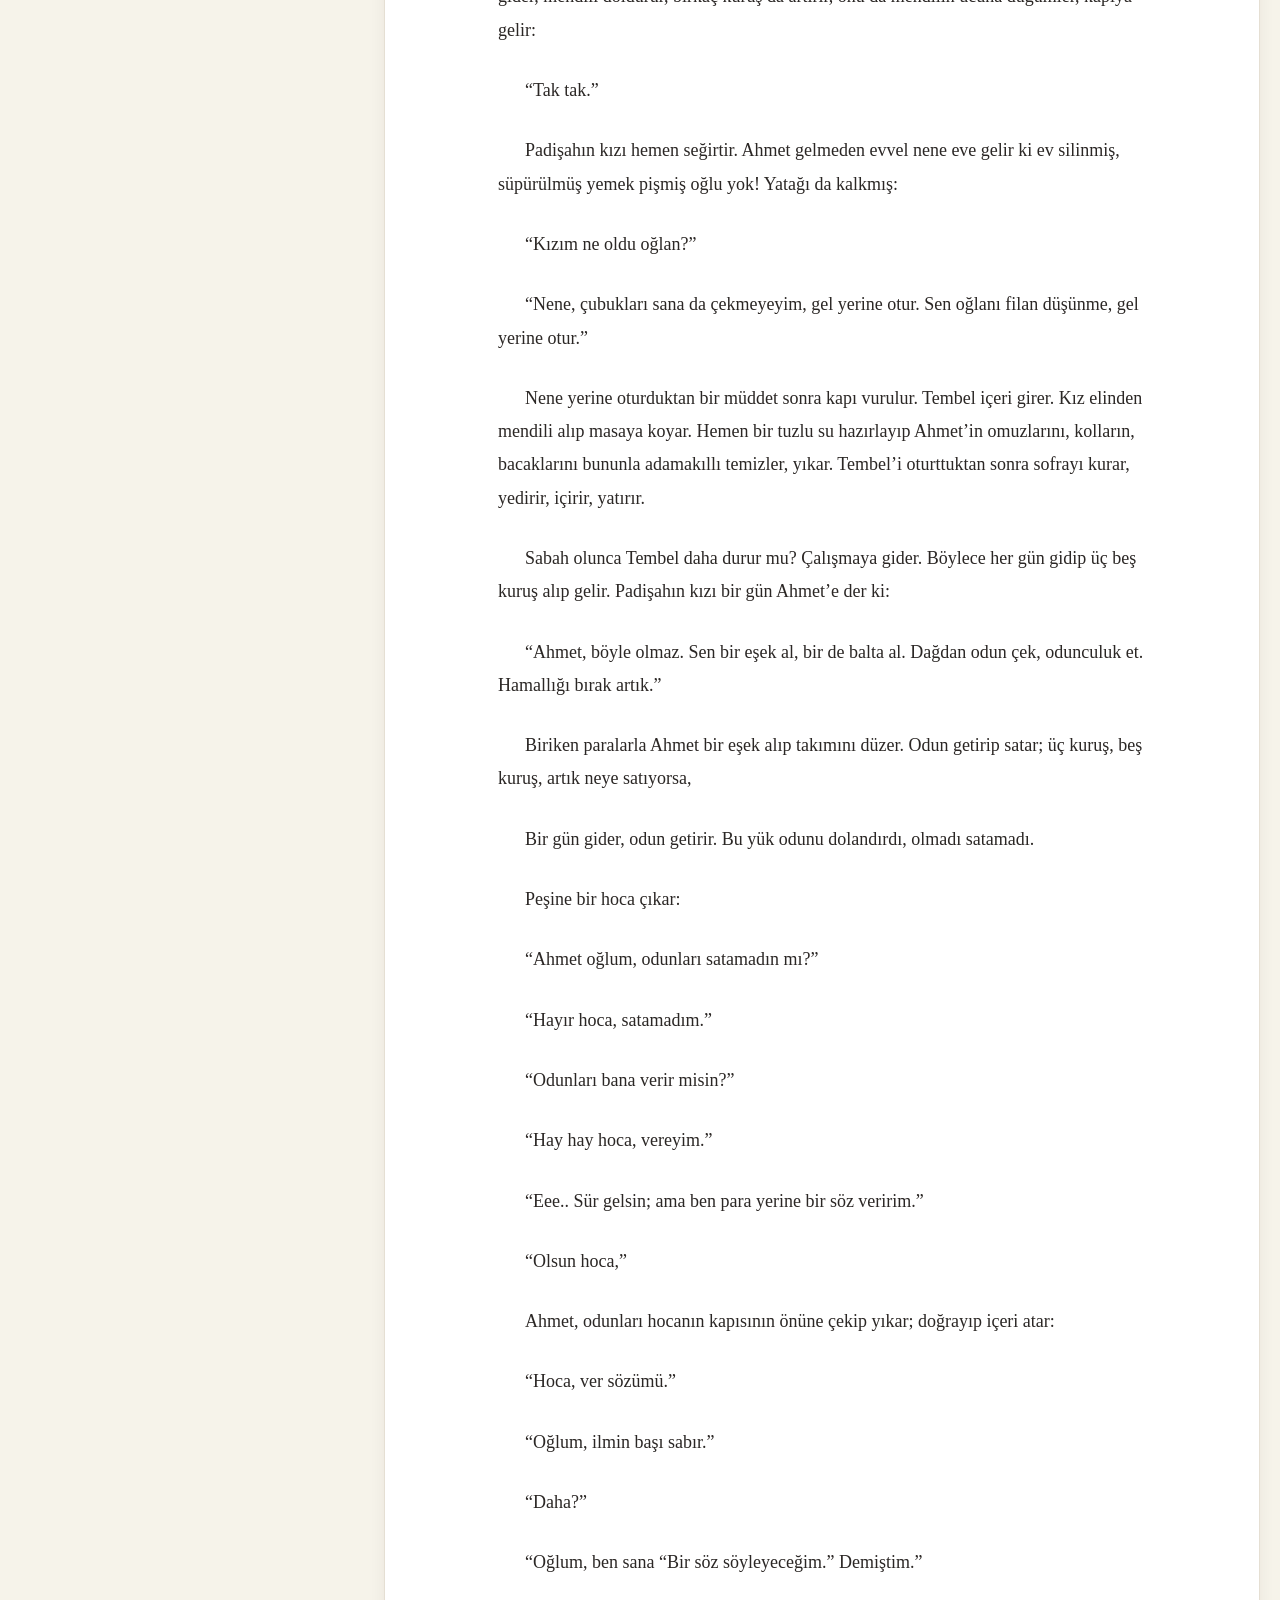
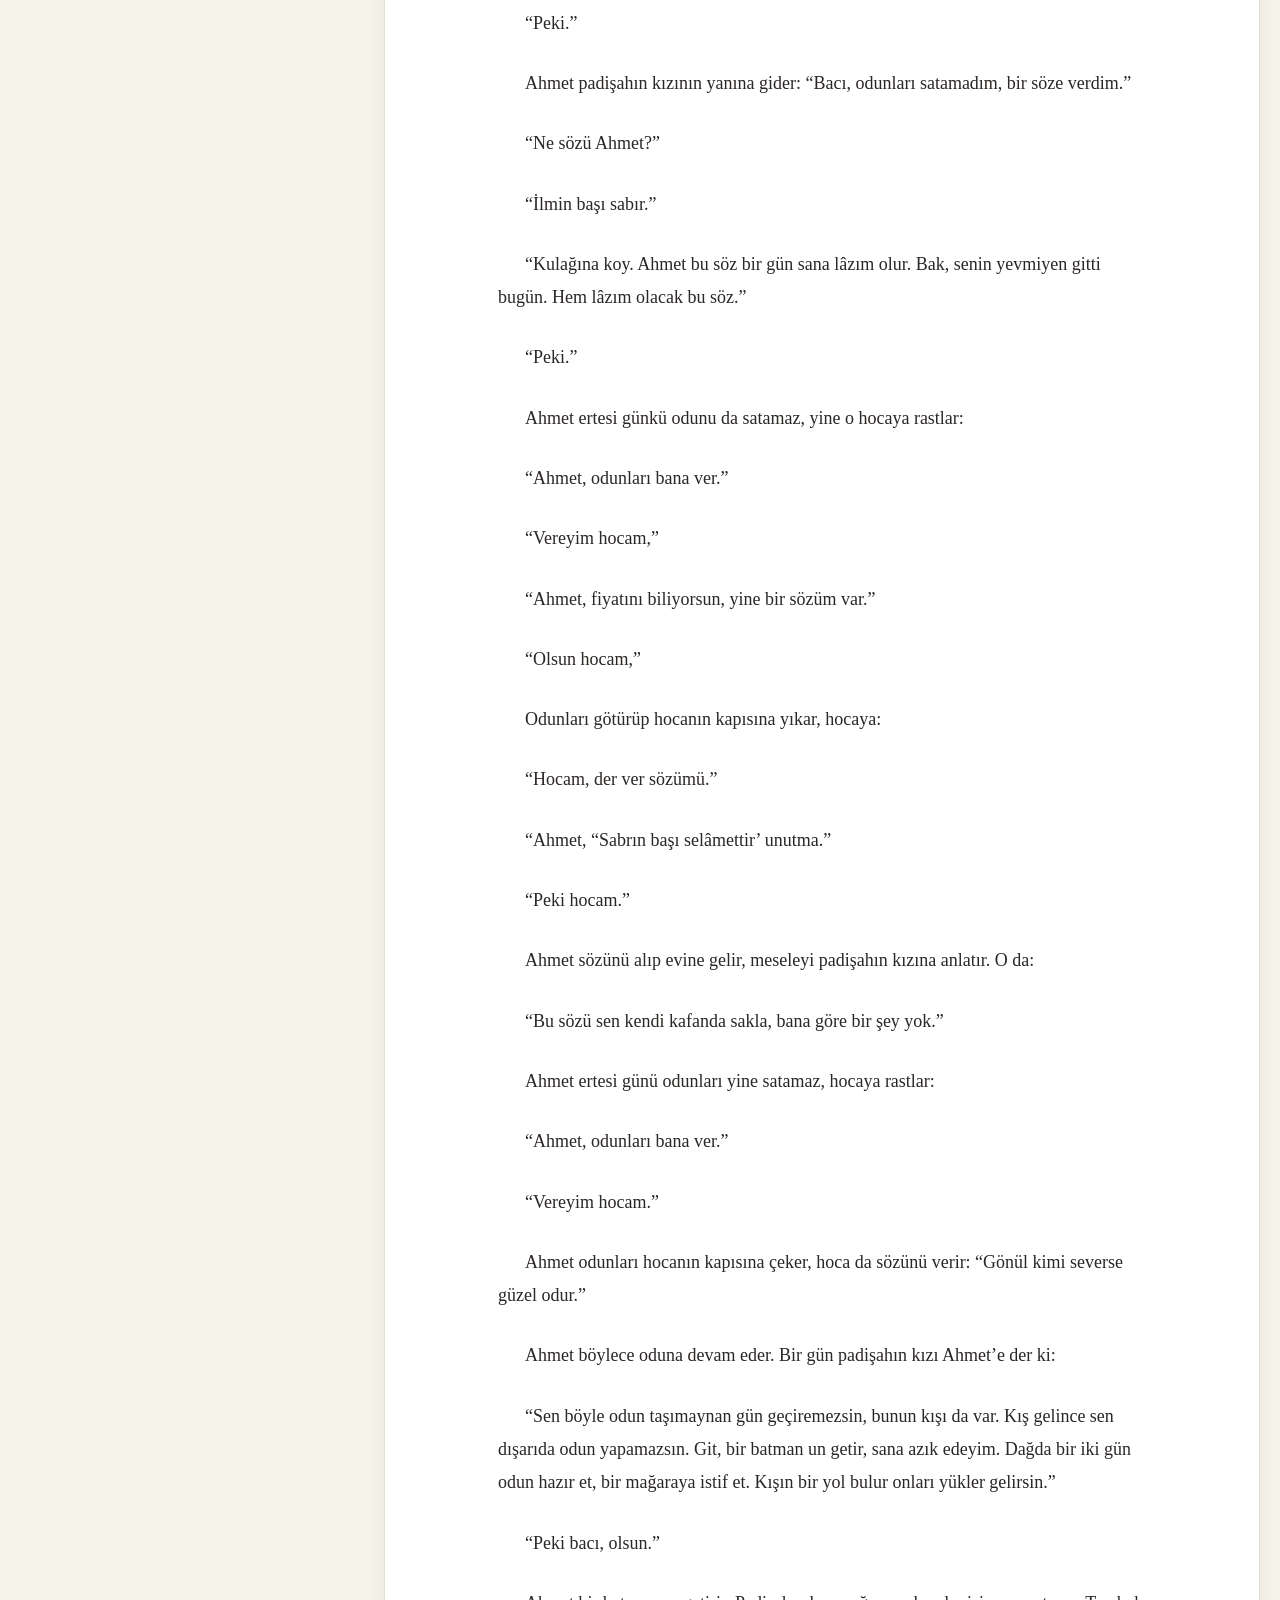
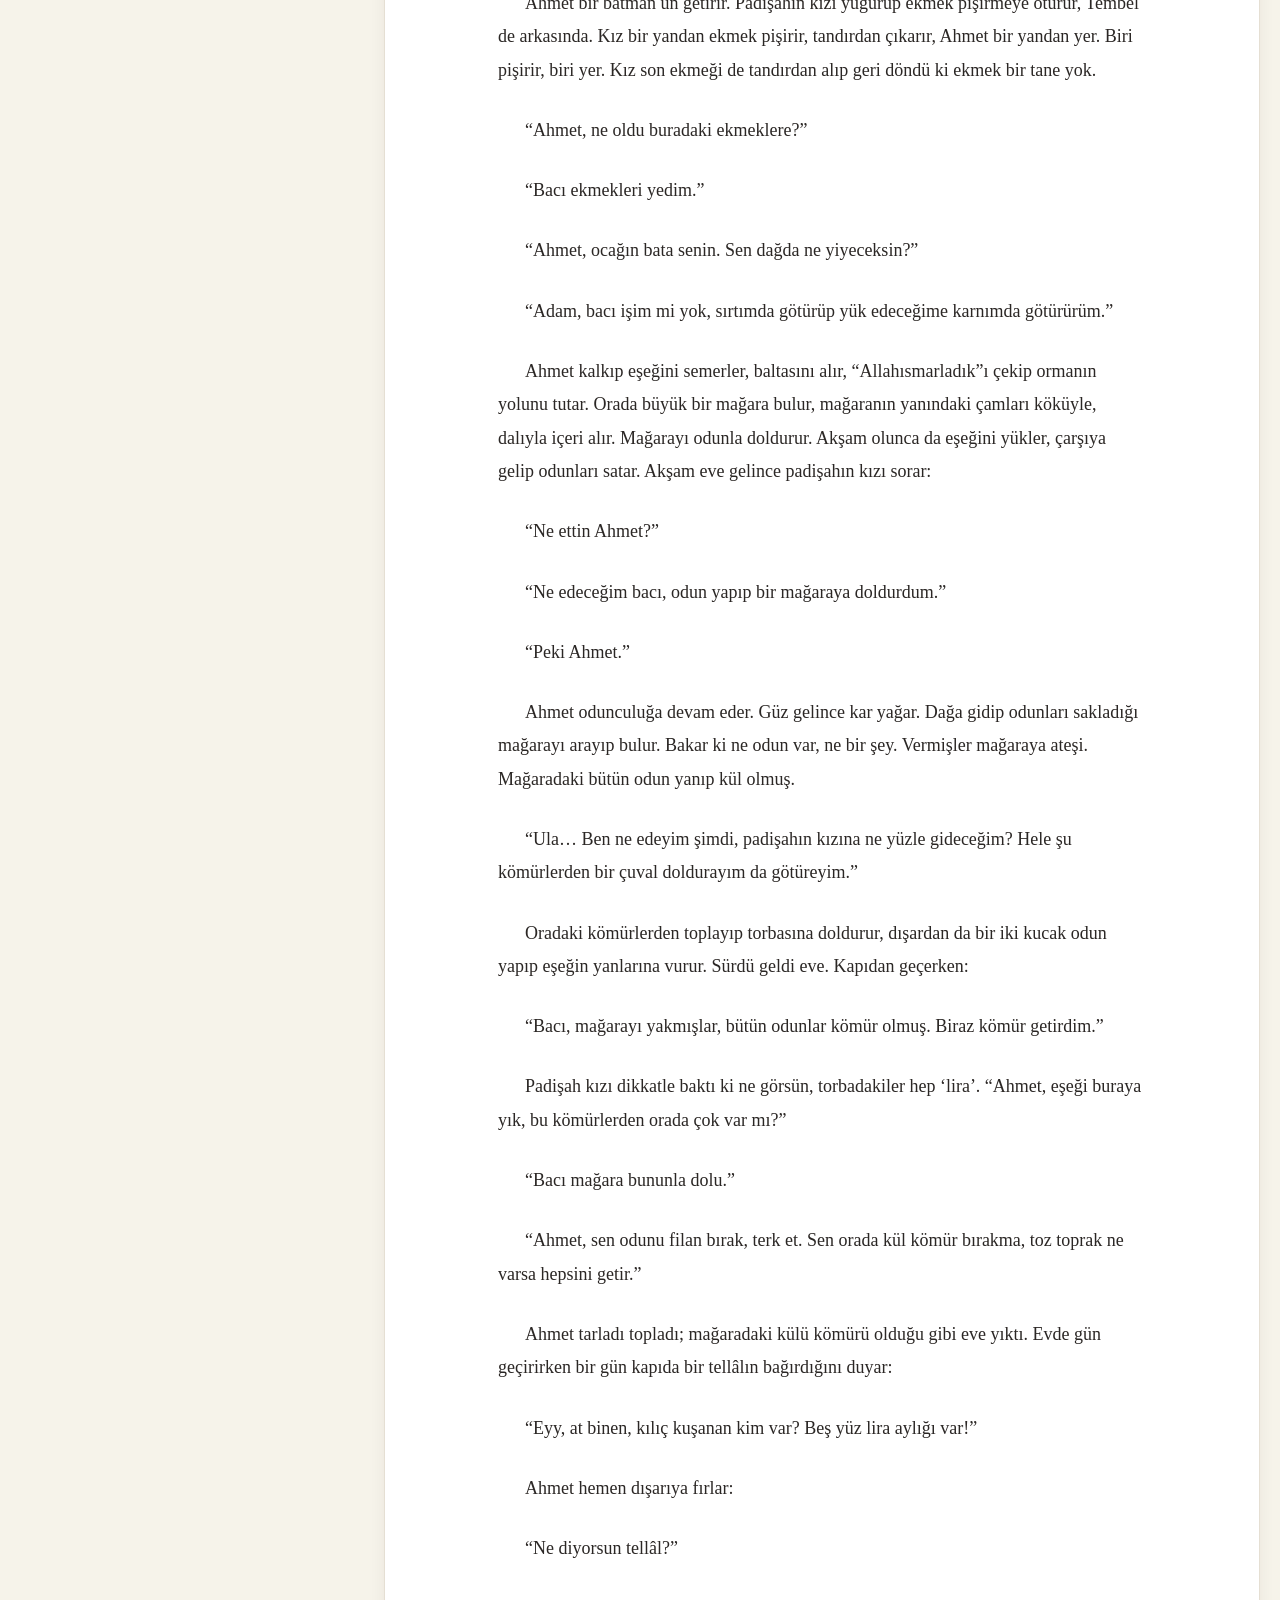
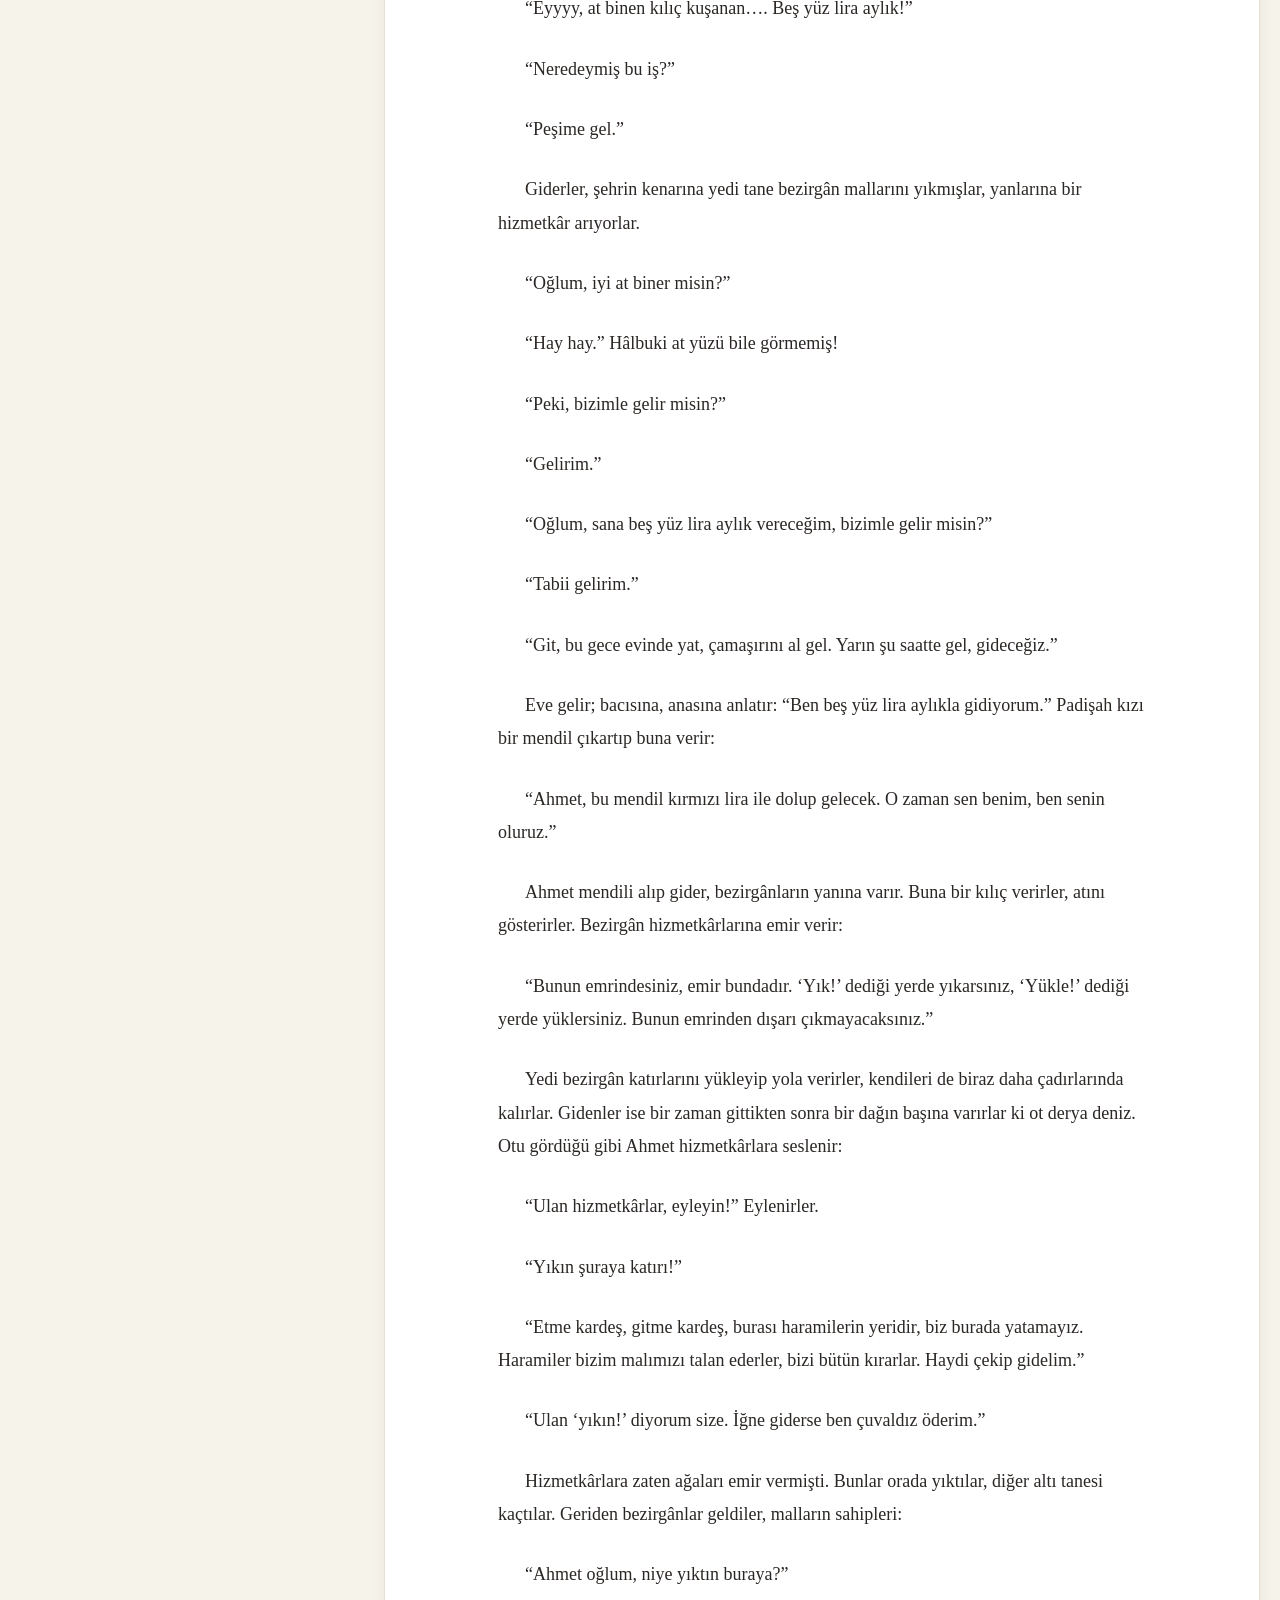
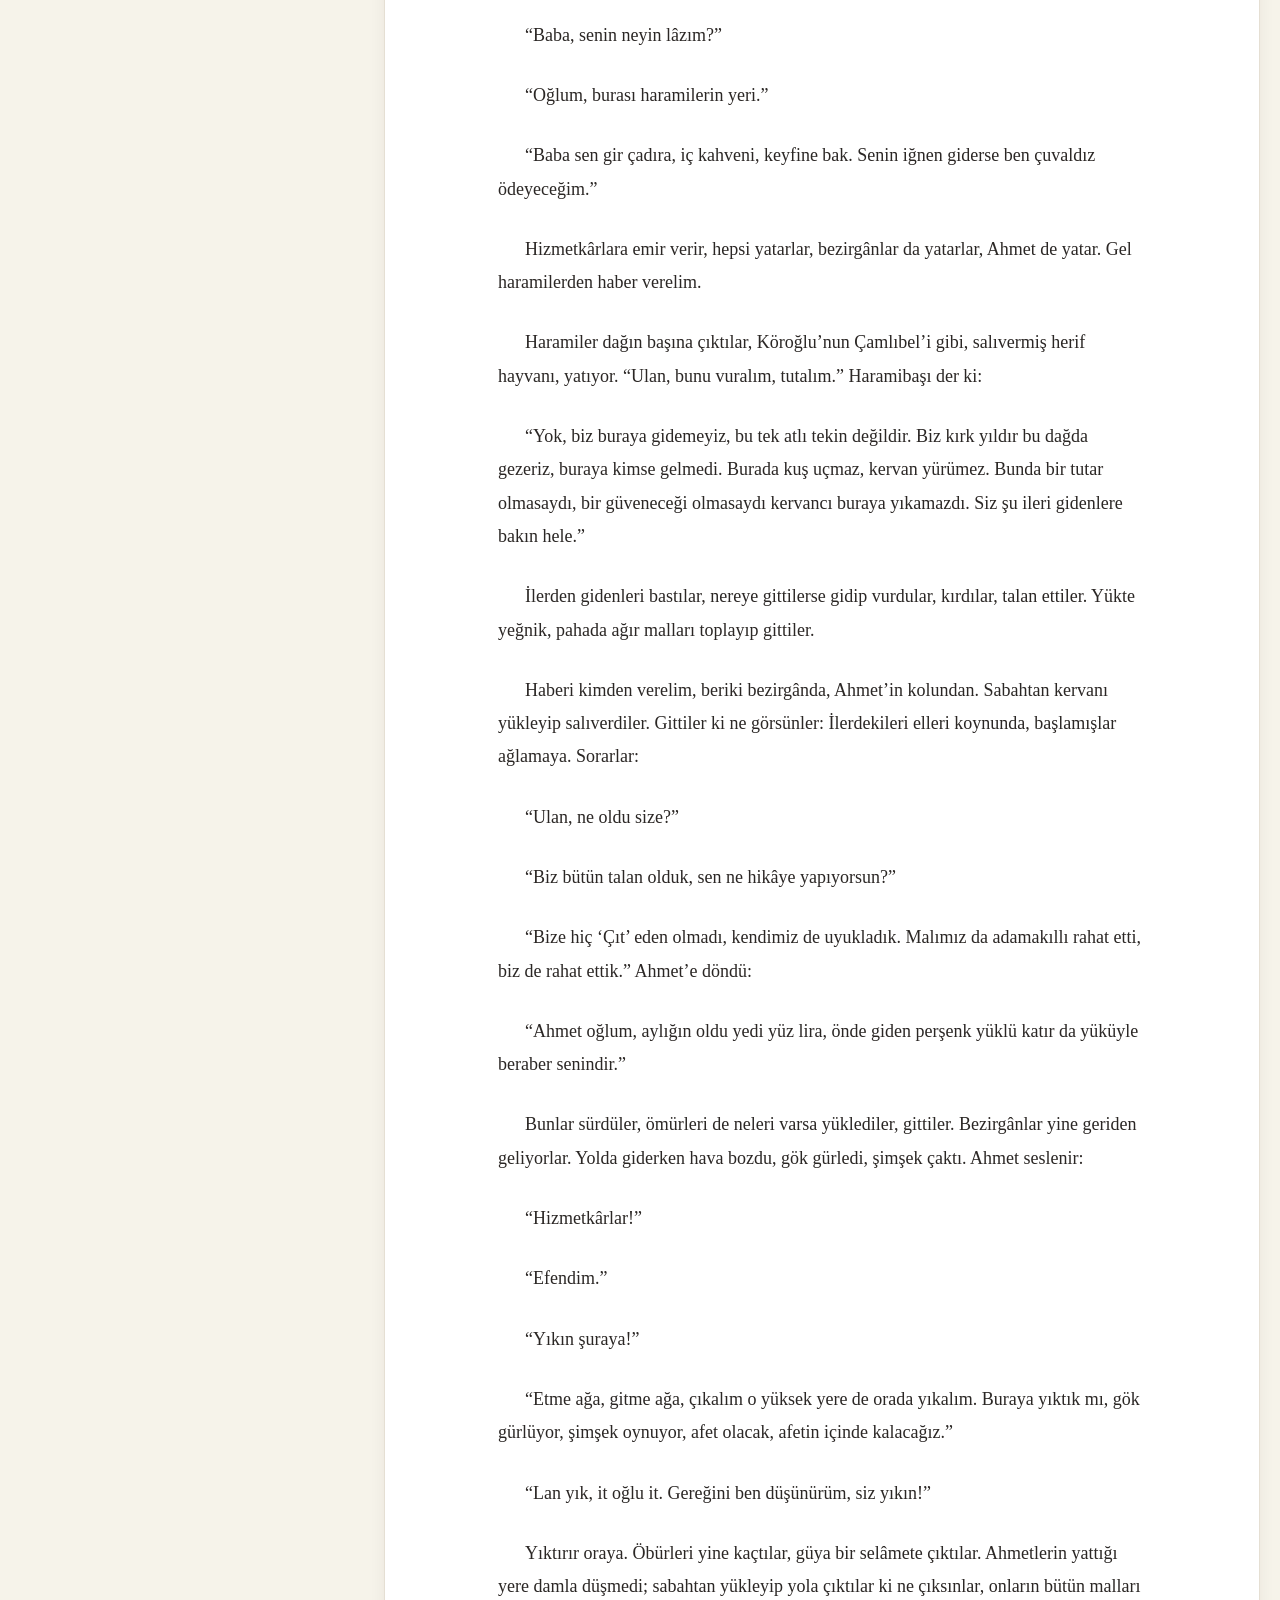
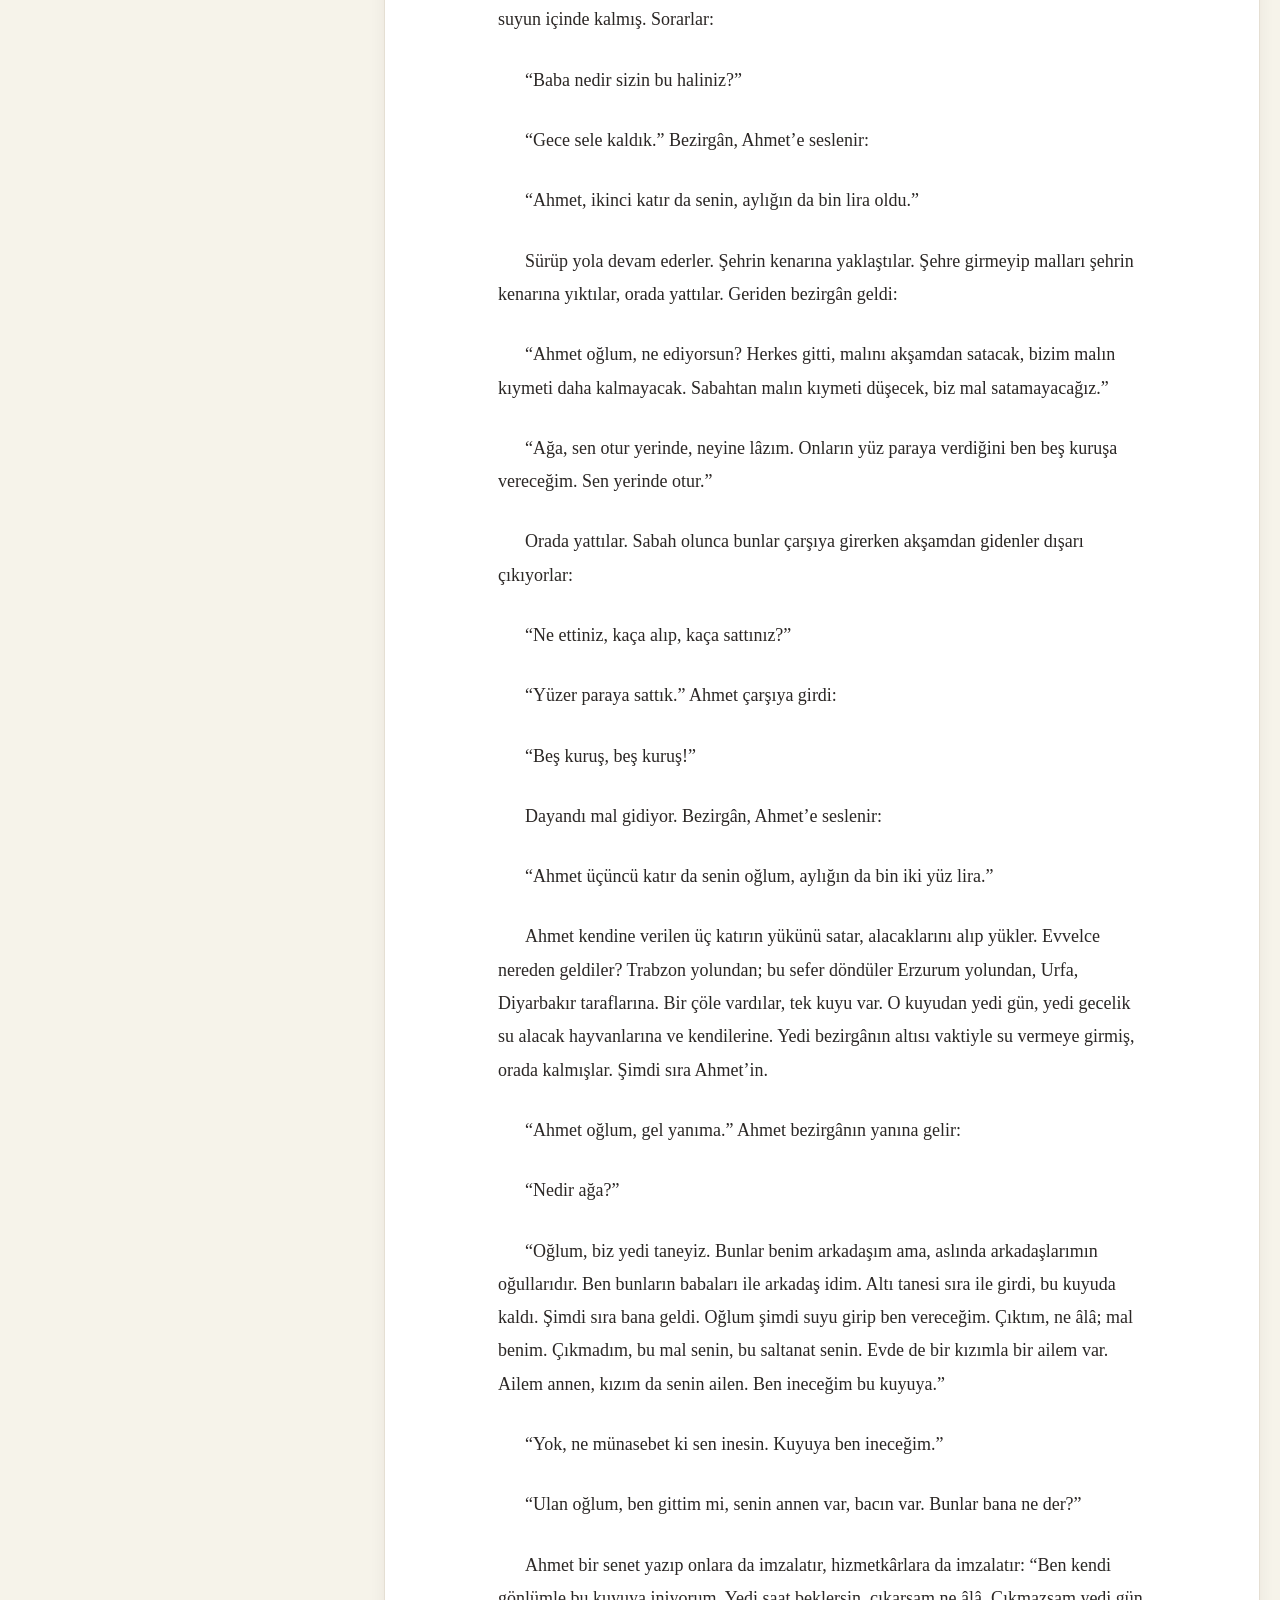
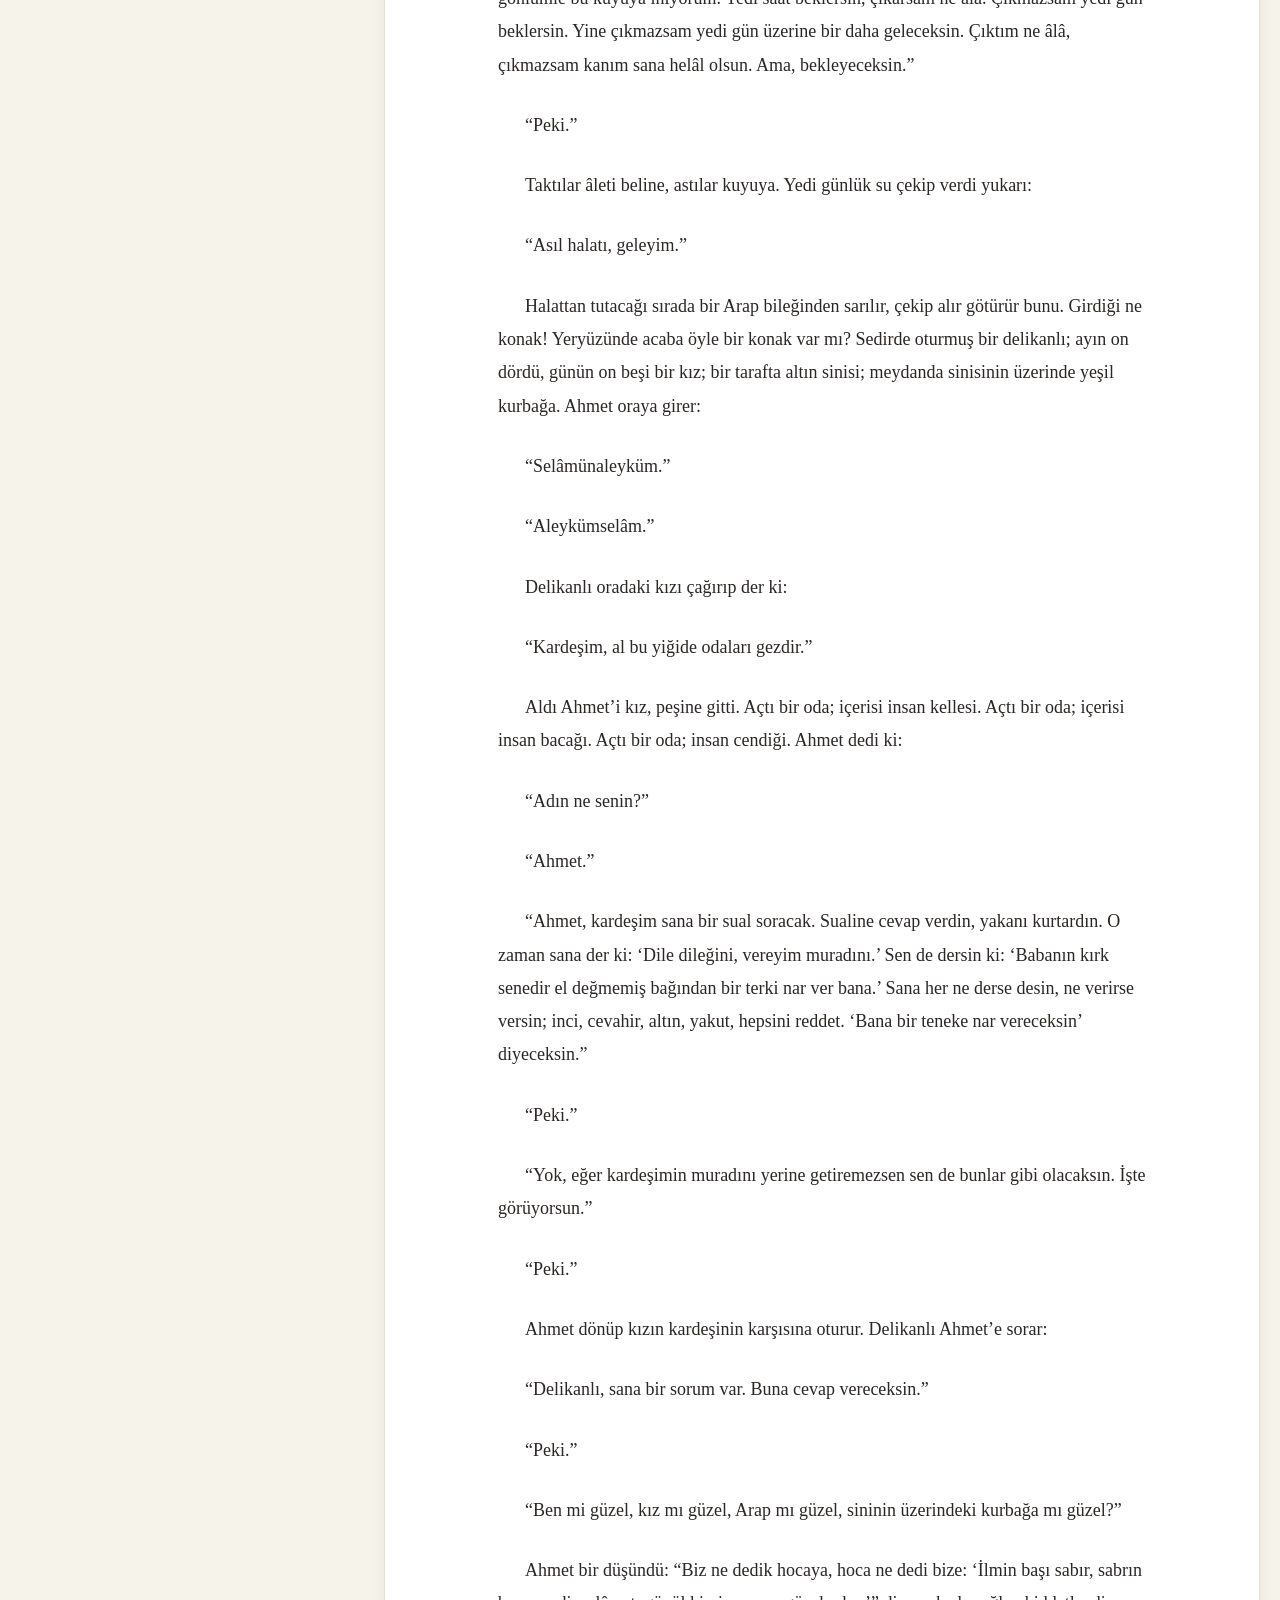
<file: evvelzaman1.html>
<!DOCTYPE html>
<html lang="tr">
<head>
<meta charset="UTF-8">
<meta name="viewport" content="width=device-width, initial-scale=1.0">
<title>Evvel Zaman</title>
<style>
:root{--bg-page:#f6f3ea;--bg-card:#fff;--text-main:#2b2725;--text-muted:#6b645c;--accent-primary:#943328;--accent-hover:#73261d;--border-color:#e5dfd3;--card-active-bg:#fdfaf3;--shadow:0 4px 16px rgba(43,39,37,.06);--font-body:Georgia,Palatino,"Times New Roman",serif;--font-ui:-apple-system,BlinkMacSystemFont,"Segoe UI",Roboto,Arial,sans-serif}
[data-theme="dark"]{--bg-page:#1a1b1e;--bg-card:#24262b;--text-main:#ece7de;--text-muted:#a19d95;--accent-primary:#d47064;--accent-hover:#e2877c;--border-color:#383a42;--card-active-bg:#2d3036;--shadow:0 4px 16px rgba(0,0,0,.35)}
*{box-sizing:border-box;margin:0;padding:0}body{background:var(--bg-page);color:var(--text-main);font-family:var(--font-body);min-height:100vh;transition:background .25s,color .25s}
header{background:var(--bg-card);border-bottom:1px solid var(--border-color);padding:20px;position:sticky;top:0;z-index:20;box-shadow:var(--shadow)}.header-container{max-width:1280px;margin:auto;display:flex;flex-direction:column;gap:16px}.header-top,.header-filters{display:flex;justify-content:space-between;align-items:center;flex-wrap:wrap;gap:12px}.logo-area h1{font-size:1.65rem;color:var(--accent-primary)}.logo-area p{font: .88rem var(--font-ui);color:var(--text-muted);margin-top:3px}.controls-area{display:flex;align-items:center;gap:8px;flex-wrap:wrap}
button,input,textarea,select{font:inherit}.btn-action,.btn-chip,.small-btn,.status-btn,.tab-btn{background:transparent;border:1px solid var(--border-color);color:var(--text-main);font-family:var(--font-ui);font-size:.85rem;font-weight:600;padding:7px 11px;border-radius:6px;cursor:pointer;transition:.2s}.btn-action:hover,.small-btn:hover,.status-btn:hover,.tab-btn:hover{border-color:var(--accent-primary);color:var(--accent-primary)}.search-box{flex:1;min-width:220px;max-width:380px}.search-box input{width:100%;padding:9px 14px;border:1px solid var(--border-color);border-radius:6px;background:var(--bg-page);color:var(--text-main)}.category-group{display:flex;flex-wrap:wrap;gap:6px}.btn-chip{font-size:.8rem;border-radius:20px;color:var(--text-muted)}.btn-chip.active,.tab-btn.active{background:var(--accent-primary);border-color:var(--accent-primary);color:#fff}
main{max-width:1280px;margin:24px auto;padding:0 20px;width:100%;display:grid;grid-template-columns:340px minmax(0,1fr);gap:24px}.catalog-area{min-width:0}.catalog-header{font:700 .8rem var(--font-ui);text-transform:uppercase;letter-spacing:.05em;color:var(--text-muted);padding-bottom:12px}.catalog-panel{display:flex;flex-direction:column;gap:12px}.tale-card{background:var(--bg-card);border:1px solid var(--border-color);border-radius:8px;padding:15px;cursor:pointer;transition:.2s;box-shadow:0 2px 6px #00000005;text-align:left;width:100%;color:var(--text-main)}.tale-card:hover{border-color:var(--accent-primary);transform:translateY(-2px);box-shadow:var(--shadow)}.tale-card.active{border-color:var(--accent-primary);background:var(--card-active-bg);border-left:4px solid var(--accent-primary)}.card-meta{display:flex;justify-content:space-between;gap:8px;margin-bottom:7px}.card-tag{font:700 .7rem var(--font-ui);text-transform:uppercase;color:var(--accent-primary)}.card-number{font:.75rem var(--font-ui);color:var(--text-muted)}.card-title{font-size:1.08rem;margin-bottom:6px;line-height:1.3}.card-desc{font:.85rem/1.45 var(--font-ui);color:var(--text-muted)}.card-status{margin-top:9px;color:var(--accent-primary);font:.78rem var(--font-ui);font-weight:700}.no-results{padding:24px;text-align:center;background:var(--bg-card);border:1px dashed var(--border-color);border-radius:8px;color:var(--text-muted);font-family:var(--font-ui)}
.reader-panel,.profile-panel{background:var(--bg-card);border:1px solid var(--border-color);border-radius:8px;padding:clamp(20px,4vw,48px);box-shadow:var(--shadow);min-width:0}.reader-header{border-bottom:1px solid var(--border-color);padding-bottom:22px;margin-bottom:28px}.reader-category{font:700 .82rem var(--font-ui);text-transform:uppercase;letter-spacing:.08em;color:var(--accent-primary);display:inline-block;margin-bottom:8px}.reader-title{font-size:clamp(1.7rem,3vw,2.2rem);line-height:1.25;margin-bottom:12px}.reader-meta-row{font:.85rem var(--font-ui);color:var(--text-muted);display:flex;gap:14px;flex-wrap:wrap}.reader-content{font-size:18px;line-height:1.85;color:var(--text-main);max-width:72ch;margin:0 auto;width:100%}.reader-content p{margin-bottom:1.5em;text-indent:1.5em;position:relative}.reader-content p:first-of-type::first-letter{font-size:3.2rem;float:left;line-height:.9;margin-right:10px;color:var(--accent-primary);font-weight:700}.reader-footer{margin-top:35px;padding-top:18px;border-top:1px dashed var(--border-color);font:.82rem var(--font-ui);color:var(--text-muted)}
.section-box{margin-top:26px;padding-top:22px;border-top:1px solid var(--border-color)}.section-title{font-size:1.25rem;margin-bottom:12px}.muted{color:var(--text-muted);font: .9rem/1.5 var(--font-ui)}.status-row,.rating-row,.form-actions,.profile-heading,.profile-stats,.tabs,.inline-actions{display:flex;gap:8px;align-items:center;flex-wrap:wrap}.status-row{margin-top:18px}.status-btn.active{background:var(--accent-primary);border-color:var(--accent-primary);color:#fff}.status-note{font:.8rem var(--font-ui);color:var(--text-muted);margin-top:8px}.primary-btn{background:var(--accent-primary);border:1px solid var(--accent-primary);color:#fff;border-radius:6px;padding:9px 14px;font:600 .9rem var(--font-ui);cursor:pointer}.primary-btn:hover{background:var(--accent-hover)}.form-control{width:100%;background:var(--bg-page);color:var(--text-main);border:1px solid var(--border-color);border-radius:6px;padding:10px 12px;margin:7px 0 12px;font: .92rem var(--font-ui)}textarea.form-control{min-height:90px;resize:vertical}.quote-item,.review-item,.saved-item{padding:14px;margin:10px 0;background:var(--bg-page);border:1px solid var(--border-color);border-radius:8px}.quote-text{font-size:1.02rem;font-style:italic;line-height:1.6}.item-meta{font:.78rem var(--font-ui);color:var(--text-muted);margin-top:8px}.like-btn{border:0;background:transparent;color:var(--accent-primary);cursor:pointer;font:600 .88rem var(--font-ui);padding:5px 0}.stars{display:flex;gap:3px}.star-btn{border:0;background:none;color:#b8ad9d;font-size:1.7rem;cursor:pointer;padding:0 2px}.star-btn.selected{color:#d49a25}.profile-panel{grid-column:1/-1}.profile-heading{align-items:center;margin-bottom:18px}.avatar{width:58px;height:58px;border-radius:50%;display:grid;place-items:center;background:var(--card-active-bg);border:1px solid var(--border-color);font-size:1.8rem}.profile-heading h2{font-size:1.7rem}.profile-stats{margin:18px 0}.stat{flex:1;min-width:120px;padding:15px;background:var(--bg-page);border:1px solid var(--border-color);border-radius:8px}.stat strong{display:block;font-size:1.6rem;color:var(--accent-primary)}.stat span{font:.82rem var(--font-ui);color:var(--text-muted)}.tabs{margin:18px 0}.tab-content{min-height:90px}.empty-state{padding:16px;color:var(--text-muted);font:.9rem var(--font-ui);background:var(--bg-page);border-radius:8px}.hidden{display:none!important}.selection-quote-btn{position:absolute;z-index:10;background:var(--accent-primary);color:#fff;border:0;border-radius:6px;padding:8px 12px;font:.82rem var(--font-ui);box-shadow:var(--shadow);cursor:pointer}.modal-backdrop{position:fixed;inset:0;background:#0009;z-index:100;display:flex;align-items:center;justify-content:center;padding:18px}.modal{background:var(--bg-card);color:var(--text-main);border:1px solid var(--border-color);border-radius:12px;padding:24px;width:min(520px,100%);max-height:90vh;overflow:auto;box-shadow:var(--shadow)}.modal h2{margin-bottom:14px}.modal-actions{display:flex;justify-content:flex-end;gap:8px;flex-wrap:wrap}.toast{position:fixed;bottom:20px;right:20px;background:var(--text-main);color:var(--bg-card);padding:12px 16px;border-radius:8px;z-index:200;font:.9rem var(--font-ui);box-shadow:var(--shadow)}.profile-bar{display:flex;gap:8px;align-items:center;flex-wrap:wrap}.profile-bar input{width:130px;padding:7px 9px;background:var(--bg-page);color:var(--text-main);border:1px solid var(--border-color);border-radius:6px}
@media(max-width:900px){main{grid-template-columns:1fr}.catalog-panel{display:grid;grid-template-columns:repeat(auto-fill,minmax(240px,1fr))}.profile-panel{grid-column:auto}header{position:static}}@media(max-width:600px){.header-filters{align-items:stretch;flex-direction:column}.search-box{max-width:100%}.catalog-panel{grid-template-columns:1fr}.controls-area{width:100%}.reader-panel{padding:20px}.profile-stats{display:grid;grid-template-columns:1fr 1fr}.reader-content{font-size:17px}}
</style>
</head>
<body>
<header>
  <div class="header-container">
    <div class="header-top">
      <div class="logo-area"><h1>Evvel Zaman</h1><p> Türk Masalları Derlemesi</p></div>
      <div class="controls-area">
        <button type="button" class="btn-action" id="btn-decrease" title="Yazıyı Küçült">A-</button>
        <button type="button" class="btn-action" id="btn-increase" title="Yazıyı Büyüt">A+</button>
        <button type="button" class="btn-action" id="btn-theme"><span id="theme-label">Gece Modu</span></button>
        <button type="button" class="btn-action" id="btn-profile">👤 Profilim</button>
      </div>
    </div>
    <div class="header-filters">
      <div class="search-box"><input type="text" id="search-input" placeholder="Masal veya anahtar kelime ara..." aria-label="Masal ara"></div>
      <div class="category-group" id="category-filters">
        <button type="button" class="btn-chip active" data-category="Tümü">Tümü</button>
        <button type="button" class="btn-chip" data-category="Aşk ve Arayış">Aşk ve Arayış</button>
        <button type="button" class="btn-chip" data-category="Sadakat ve Sevgi">Sadakat ve Sevgi</button>
        <button type="button" class="btn-chip" data-category="Kıskançlık ve Sabır">Kıskançlık ve Sabır</button>
        <button type="button" class="btn-chip" data-category="Olağanüstü Varlıklar">Olağanüstü Varlıklar</button>
      </div>
    </div>
  </div>
</header>
<main id="main-layout">
  <section class="catalog-area">
    <div class="catalog-header" id="count-info">8 Masal Listeleniyor</div>
    <div class="catalog-panel" id="tales-list"></div>
  </section>
  <article class="reader-panel" id="reader-view">
    <div class="reader-header">
      <span class="reader-category" id="view-category">Kategori</span>
      <h2 class="reader-title" id="view-title">Masal Başlığı</h2>
      <div class="reader-meta-row"><span id="view-time"></span><span id="view-theme-motif"></span></div>
      <div class="status-row" id="reader-status-controls" aria-label="Okuma durumu"></div>
      <div class="status-note" id="reader-status-note"></div>
    </div>
    <div class="reader-content" id="view-text"></div>
    <footer class="reader-footer"><strong>Kaynak:</strong> <span id="view-source"></span></footer>
    <section class="section-box" id="quotes-section">
      <h3 class="section-title">Bu Masaldan Alıntılar</h3><div id="tale-quotes"></div>
    </section>
    <section class="section-box" id="reviews-section">
      <h3 class="section-title">Masal İncelemeleri</h3>
      <div class="rating-row"><div class="stars" id="rating-stars" aria-label="Puan ver"></div><span id="rating-average" class="muted">Henüz puan verilmedi</span></div>
      <form id="review-form">
        <label for="review-text" class="muted">Bu masal sana ne hissettirdi? Kültürel motifleri nasıl buldun?</label>
        <textarea id="review-text" class="form-control" maxlength="600" placeholder="Masal hakkındaki düşüncelerini yaz..." required></textarea>
        <button class="primary-btn" type="submit">İncelemeyi Kaydet</button>
      </form>
      <div id="tale-reviews"></div>
    </section>
  </article>
  <section class="profile-panel hidden" id="profile-panel">
    <div class="profile-heading">
      <div class="avatar" id="profile-avatar-display">🧚</div>
      <div><h2>Masalcı Profilim</h2><p class="muted">Okuma yolculuğun ve kişisel paylaşımların</p></div>
      <button type="button" class="small-btn" id="btn-back-reader">Masallara dön</button>
    </div>
    <div class="profile-bar">
      <label class="muted" for="username-input">Kullanıcı adı</label><input id="username-input" maxlength="24" placeholder="Masalcı adı">
      <label class="muted" for="avatar-select">Avatar</label>
      <select id="avatar-select" class="form-control" style="width:auto;margin:0">
        <option value="🧚">🧚 Peri Kızı</option><option value="🤴">🤴 Şehzade</option><option value="🦹">🦹 Kırk Haramiler</option><option value="👑">👑 Padişah</option><option value="🕊️">🕊️ Turna</option><option value="🌹">🌹 Gül</option>
      </select>
      <button class="primary-btn" id="save-profile" type="button">Profili Kaydet</button>
    </div>
    <div class="profile-stats">
      <div class="stat"><strong id="stat-read">0/8</strong><span>Okunan masal</span></div>
      <div class="stat"><strong id="stat-rate">%0</strong><span>Okuma oranı</span></div>
      <div class="stat"><strong id="stat-quotes">0</strong><span>Paylaşılan alıntı</span></div>
      <div class="stat"><strong id="stat-reviews">0</strong><span>Yazılan inceleme</span></div>
    </div>
    <div class="tabs" id="profile-tabs">
      <button class="tab-btn active" data-tab="reading">Okuma Listem</button>
      <button class="tab-btn" data-tab="quotes">Alıntılarım</button>
      <button class="tab-btn" data-tab="reviews">İncelemelerim</button>
    </div>
    <div class="tab-content" id="profile-tab-content"></div>
  </section>
</main>
<div id="modal-root"></div><div id="toast-root" aria-live="polite"></div>
<script>
const TALES = [
  {
    "id": 1,
    "title": "Tuz Kadar Sevmek",
    "category": "Sadakat ve Sevgi",
    "readingTime": "12 dk",
    "motif": "Karpuz sınavı, tuz kadar sevmek, sabır ve Tembel Ahmet'in talihinin açılması",
    "summary": "Padişahın kendisini 'tuz kadar' sevdiğini söyleyen küçük kızını Tembel Ahmet'e vermesi ve sabır, azim ve sadakatle zenginleşip babasına hakikati göstermesini anlatan masal.",
    "source": "Sakaoğlu, Saim; Gümüşhane Bayburt Masalları. Ankara: Akçağ Yayınevi, 2002.",
    "paragraphs": [
      "Vakti zamanında, günlerin birinde bir padişah varmış. Bu padişahın da üç tane kızı varmış. Bu kızlar yetişip kemale gelmişler, babalarının aklına bunları ere vermek gelmemiş. Bu üç kardeş müşavere ederler:",
      "“Babamız bizi ere vermeyecek, ne yapalım da bunu babamıza anlatalım, bizi ere versin?”",
      "Küçükleri der ki:",
      "“Haydi, bağa gidelim, herkes şahsına göre bir karpuz alsın. Babamıza hediye gönderelim. Vezirleriyle beraber yesinler. Bundan bir hisse alabilirlerse alırlar, alamazlarsa ne yapalım. Çekecek olduğumuz çile bu.”",
      "“Haydi bakalım.” Deyip kalkarlar. Elini eline, eteğini beline sekerek, dökerek, ökçeleri büzüklerine değerek bağa giderler. Üç tane karpuz alırlar. Büyük kız öyle bir karpuz alır ki içi hiç yenecek halde değil, ortanca kızın karpuzundan da birer dilim ancak alınır. Küçük kız ise öyle bir karpuz alır ki tam kıvamına gelmiş, yenecek bir zamanda. Eve gelince büyük kız karpuzunu altın tabağın üstüne koyar, yanına da altın çatal ve bıçakları hazırlar, padişaha gönderir. Padişah:",
      "“Getirin bakalım, bu nedir?”",
      "“Büyük kızınız hediye gönderdi.”",
      "Aldılar karpuzu meydana, bıçağı vurdular ki hiç yenecek hali yok.",
      "“Kaldırın atın bu karpuzu.”",
      "Bu karpuzu kaldırıp kapıya attılar. Ortanca kız da aynı şekilde karpuzunu gönderdi. Onu da attırdı kapıya. Sonunda küçük kızın karpuzunu kestiler ki tam yenecek karpuz. Başladılar yemeye. Padişah:",
      "“Oh, gördün mü yenecek karpuzu, mal bu.”",
      "Vezir hemen padişahın kolunu kaptı: “Dur padişahım, hele karpuzu yeme.”",
      "“Ne olacak?”",
      "“Ne anladın sen bu karpuzlardan?”",
      "“Ne olacak çocuklar, birer karpuz göndermişler. Biz de yedik.”",
      "“Yok. O değil.”",
      "“Ya?”",
      "“Bak, büyük kızının ere gidecek zamanı geçti; ortancası da aha işte geçti geçecek, bir gecelik hali var; küçük kızının da tam ere gidecek zamanı.”",
      "“Çağırın büyük kızımı, gelsin.” Büyük kızını çağırırlar, gelir:",
      "“Kızım sen beni ne kadar seversin?”",
      "“Baba, bu dünyada en lezzetli nimetlerden iyi severim seni.”",
      "“Seni verdim filan vezirin oğluna.”",
      "O çıktıktan sonra ortanca kızını çağırır. Ona da aynı soruyu sorar. Ondan da benzer bir cevap alınca onu da başka bir vezirin oğluna verir.",
      "“Küçük kızımı çağırın gelsin.”",
      "Küçük kızı gelir, aynı soruyu ona da sorar, o da cevabı verir:",
      "“Baba, seni tuz kadar severim.”",
      "“Ya… Ben düştü düştüm de tuz oldum öyle mi? Bunu götürün, Tembel Ahmet’in evine atın!”",
      "Tembel Ahmet de anasından doğdu, tek day durup da bir adım atacak zamanında yürüdüğünü gördüler. Mütebakisi yatıyor. Yirmi yirmi beş yaşlarına geldi; anası dilenir, deşirir, onu yedirir, içerir. Kendi eliyle de yemez, anası yedirir.",
      "Kızı götürüp Tembel Ahmet’in evine atılar. Padişah kızı bu, su getirip verecek, ekmek pişirip yedirecek; kaynanası da dışardan dilenip deşirip getirecek.",
      "Haberi kimden verelim, padişahın kızından. Padişahın kızı parmağındaki yüzüğü çıkartıp neneye verir:",
      "“Nene, bu yüzüğü al, falan kuyumcuya götür. Ne verirse al. O parayla şu mendilin dolusu idare getir, üç baş da çubuk al. Artanını da geri getir.”",
      "Nene gider, o yüzüğü verip parayı alır. Mendili doldurur yem yiyecek; üç bağ da çubuk alır, vurur koltuğuna gelir. Padişahın kızı su kaynatır, çubukları tekneye koyar. Kazanın kaynayan suyunu çubukların üzerine döker, yemeğini pişirir Tembel’in. Bunu yedirir içirir. O gece yatarlar.",
      "Hayırlı sabahlar cümlemizin üzerine açılsın, sabah olur. Sabahleyin nene yine deşirmeye gider. Ahmet akşamdan hararetli yedi ya, susar:",
      "“Padişah kızı, bacı bir su ver, içeyim.”",
      "Kız gidip kâseyle su getirdi, koydu yanına. Ahmet kızı çağırdı:",
      "“Gel içir bu suyu.”",
      "“Gözün kör olsun, elin kırık değil ya, iç!”",
      "“Bacı, sen bilirsin, gel şu suyu içir bana.”",
      "Kız birini hatır için içirdi. İkinci defa isteyince yine getirdi:",
      "“Bacı, gel şu suyu içir.”",
      "“Kalk kendin iç!”",
      "“Kalkar vururum, döğerim seni.” diyene kadar padişahın kızı hemen yorganı Ahmet’in sırtından atıp çubuğu çekti. Tembel baktı ki padişahın kızı kendini öldürecek, kapıdan dışarı kendini koyuverdi. Çıktı ama, çıplak:",
      "“Bacı, çamaşırlarımı giyeyim de ondan sonra gideyim.”",
      "“Yok, şu mendili al, yanında bulunsun. Çamaşırlarını da vereyim, giyin. Bu mendili akşama kadar dolduramazsan gelme, kapıdan içeri giremezsin.”",
      "Çamaşırlarını verir buna. Tembel çamaşırlarını giyinir, mendili alır, gider. Bunu gören komşusu, köylüsü, delikanlısı ihtiyarı peşine düşer; sanki bir canavar geliyor. Bu doğru deniz iskelesine iner. Bakar ki bir vapur gelmiş, kaburgayı iskeleye verip yükünü boşaltıyor. Hamallar taşır, arabalar taşır. Buna hiç kimse demiyor ki: “Gel, bu yükü ötür de sana kırk para vereyim.” Durdu durdu, iş yok. İki tane dengin bir tarafa ayrıldığını görür. Bütün yükler taşınır, derken akşam olur. Paydos edecekler, daha bir şey kalmadı. O iki denk de orda, tüccar da orda. Tüccar seslenir adamlarına ki araba getirsinler de bunları götürsünler, Bu hemen tüccarın yanına yaklaşır:",
      "“Efendi, bunları ben götüreyim.”",
      "“Götürebilir misin oğlum, ağır bunlar. Gel bakalım?”",
      "Dengin birini omzuna aldı, birini koltuğuna aldı, sürdü doğru mağazanın kapısına. Ardiyenin kapısını açtılar, denkleri içeri atar.",
      "Tüccar bu denkleri ötekilerinin üstüne çıkarttıracak, oğlan bir şey der diye korkuyor:",
      "“Oğlum, bunları şu denklerin üzerine atamaz mısın?”",
      "“Hay hay, atayım.”",
      "Hemen bu iki dengi tutup öbürlerinin üzerine atar. Mağazaya çıkınca tüccar düşünmeye başlar. “Az versem de kızıp bana bir tokat vursa beni öldürür, çok versem de hesaba gelmez.” Neyse Tembele bir miktar verdi. Ahmet hemen oradan bakkala, fırına gider, mendili doldurur, birkaç kuruş da artırır, onu da mendilin ucuna düğümler, kapıya gelir:",
      "“Tak tak.”",
      "Padişahın kızı hemen seğirtir. Ahmet gelmeden evvel nene eve gelir ki ev silinmiş, süpürülmüş yemek pişmiş oğlu yok! Yatağı da kalkmış:",
      "“Kızım ne oldu oğlan?”",
      "“Nene, çubukları sana da çekmeyeyim, gel yerine otur. Sen oğlanı filan düşünme, gel yerine otur.”",
      "Nene yerine oturduktan bir müddet sonra kapı vurulur. Tembel içeri girer. Kız elinden mendili alıp masaya koyar. Hemen bir tuzlu su hazırlayıp Ahmet’in omuzlarını, kolların, bacaklarını bununla adamakıllı temizler, yıkar. Tembel’i oturttuktan sonra sofrayı kurar, yedirir, içirir, yatırır.",
      "Sabah olunca Tembel daha durur mu? Çalışmaya gider. Böylece her gün gidip üç beş kuruş alıp gelir. Padişahın kızı bir gün Ahmet’e der ki:",
      "“Ahmet, böyle olmaz. Sen bir eşek al, bir de balta al. Dağdan odun çek, odunculuk et. Hamallığı bırak artık.”",
      "Biriken paralarla Ahmet bir eşek alıp takımını düzer. Odun getirip satar; üç kuruş, beş kuruş, artık neye satıyorsa,",
      "Bir gün gider, odun getirir. Bu yük odunu dolandırdı, olmadı satamadı.",
      "Peşine bir hoca çıkar:",
      "“Ahmet oğlum, odunları satamadın mı?”",
      "“Hayır hoca, satamadım.”",
      "“Odunları bana verir misin?”",
      "“Hay hay hoca, vereyim.”",
      "“Eee.. Sür gelsin; ama ben para yerine bir söz veririm.”",
      "“Olsun hoca,”",
      "Ahmet, odunları hocanın kapısının önüne çekip yıkar; doğrayıp içeri atar:",
      "“Hoca, ver sözümü.”",
      "“Oğlum, ilmin başı sabır.”",
      "“Daha?”",
      "“Oğlum, ben sana “Bir söz söyleyeceğim.” Demiştim.”",
      "“Peki.”",
      "Ahmet padişahın kızının yanına gider: “Bacı, odunları satamadım, bir söze verdim.”",
      "“Ne sözü Ahmet?”",
      "“İlmin başı sabır.”",
      "“Kulağına koy. Ahmet bu söz bir gün sana lâzım olur. Bak, senin yevmiyen gitti bugün. Hem lâzım olacak bu söz.”",
      "“Peki.”",
      "Ahmet ertesi günkü odunu da satamaz, yine o hocaya rastlar:",
      "“Ahmet, odunları bana ver.”",
      "“Vereyim hocam,”",
      "“Ahmet, fiyatını biliyorsun, yine bir sözüm var.”",
      "“Olsun hocam,”",
      "Odunları götürüp hocanın kapısına yıkar, hocaya:",
      "“Hocam, der ver sözümü.”",
      "“Ahmet, “Sabrın başı selâmettir’ unutma.”",
      "“Peki hocam.”",
      "Ahmet sözünü alıp evine gelir, meseleyi padişahın kızına anlatır. O da:",
      "“Bu sözü sen kendi kafanda sakla, bana göre bir şey yok.”",
      "Ahmet ertesi günü odunları yine satamaz, hocaya rastlar:",
      "“Ahmet, odunları bana ver.”",
      "“Vereyim hocam.”",
      "Ahmet odunları hocanın kapısına çeker, hoca da sözünü verir: “Gönül kimi severse güzel odur.”",
      "Ahmet böylece oduna devam eder. Bir gün padişahın kızı Ahmet’e der ki:",
      "“Sen böyle odun taşımaynan gün geçiremezsin, bunun kışı da var. Kış gelince sen dışarıda odun yapamazsın. Git, bir batman un getir, sana azık edeyim. Dağda bir iki gün odun hazır et, bir mağaraya istif et. Kışın bir yol bulur onları yükler gelirsin.”",
      "“Peki bacı, olsun.”",
      "Ahmet bir batman un getirir. Padişahın kızı yuğurup ekmek pişirmeye oturur, Tembel de arkasında. Kız bir yandan ekmek pişirir, tandırdan çıkarır, Ahmet bir yandan yer. Biri pişirir, biri yer. Kız son ekmeği de tandırdan alıp geri döndü ki ekmek bir tane yok.",
      "“Ahmet, ne oldu buradaki ekmeklere?”",
      "“Bacı ekmekleri yedim.”",
      "“Ahmet, ocağın bata senin. Sen dağda ne yiyeceksin?”",
      "“Adam, bacı işim mi yok, sırtımda götürüp yük edeceğime karnımda götürürüm.”",
      "Ahmet kalkıp eşeğini semerler, baltasını alır, “Allahısmarladık”ı çekip ormanın yolunu tutar. Orada büyük bir mağara bulur, mağaranın yanındaki çamları köküyle, dalıyla içeri alır. Mağarayı odunla doldurur. Akşam olunca da eşeğini yükler, çarşıya gelip odunları satar. Akşam eve gelince padişahın kızı sorar:",
      "“Ne ettin Ahmet?”",
      "“Ne edeceğim bacı, odun yapıp bir mağaraya doldurdum.”",
      "“Peki Ahmet.”",
      "Ahmet odunculuğa devam eder. Güz gelince kar yağar. Dağa gidip odunları sakladığı mağarayı arayıp bulur. Bakar ki ne odun var, ne bir şey. Vermişler mağaraya ateşi. Mağaradaki bütün odun yanıp kül olmuş.",
      "“Ula… Ben ne edeyim şimdi, padişahın kızına ne yüzle gideceğim? Hele şu kömürlerden bir çuval doldurayım da götüreyim.”",
      "Oradaki kömürlerden toplayıp torbasına doldurur, dışardan da bir iki kucak odun yapıp eşeğin yanlarına vurur. Sürdü geldi eve. Kapıdan geçerken:",
      "“Bacı, mağarayı yakmışlar, bütün odunlar kömür olmuş. Biraz kömür getirdim.”",
      "Padişah kızı dikkatle baktı ki ne görsün, torbadakiler hep ‘lira’. “Ahmet, eşeği buraya yık, bu kömürlerden orada çok var mı?”",
      "“Bacı mağara bununla dolu.”",
      "“Ahmet, sen odunu filan bırak, terk et. Sen orada kül kömür bırakma, toz toprak ne varsa hepsini getir.”",
      "Ahmet tarladı topladı; mağaradaki külü kömürü olduğu gibi eve yıktı. Evde gün geçirirken bir gün kapıda bir tellâlın bağırdığını duyar:",
      "“Eyy, at binen, kılıç kuşanan kim var? Beş yüz lira aylığı var!”",
      "Ahmet hemen dışarıya fırlar:",
      "“Ne diyorsun tellâl?”",
      "“Eyyyy, at binen kılıç kuşanan…. Beş yüz lira aylık!”",
      "“Neredeymiş bu iş?”",
      "“Peşime gel.”",
      "Giderler, şehrin kenarına yedi tane bezirgân mallarını yıkmışlar, yanlarına bir hizmetkâr arıyorlar.",
      "“Oğlum, iyi at biner misin?”",
      "“Hay hay.” Hâlbuki at yüzü bile görmemiş!",
      "“Peki, bizimle gelir misin?”",
      "“Gelirim.”",
      "“Oğlum, sana beş yüz lira aylık vereceğim, bizimle gelir misin?”",
      "“Tabii gelirim.”",
      "“Git, bu gece evinde yat, çamaşırını al gel. Yarın şu saatte gel, gideceğiz.”",
      "Eve gelir; bacısına, anasına anlatır: “Ben beş yüz lira aylıkla gidiyorum.” Padişah kızı bir mendil çıkartıp buna verir:",
      "“Ahmet, bu mendil kırmızı lira ile dolup gelecek. O zaman sen benim, ben senin oluruz.”",
      "Ahmet mendili alıp gider, bezirgânların yanına varır. Buna bir kılıç verirler, atını gösterirler. Bezirgân hizmetkârlarına emir verir:",
      "“Bunun emrindesiniz, emir bundadır. ‘Yık!’ dediği yerde yıkarsınız, ‘Yükle!’ dediği yerde yüklersiniz. Bunun emrinden dışarı çıkmayacaksınız.”",
      "Yedi bezirgân katırlarını yükleyip yola verirler, kendileri de biraz daha çadırlarında kalırlar. Gidenler ise bir zaman gittikten sonra bir dağın başına varırlar ki ot derya deniz. Otu gördüğü gibi Ahmet hizmetkârlara seslenir:",
      "“Ulan hizmetkârlar, eyleyin!” Eylenirler.",
      "“Yıkın şuraya katırı!”",
      "“Etme kardeş, gitme kardeş, burası haramilerin yeridir, biz burada yatamayız. Haramiler bizim malımızı talan ederler, bizi bütün kırarlar. Haydi çekip gidelim.”",
      "“Ulan ‘yıkın!’ diyorum size. İğne giderse ben çuvaldız öderim.”",
      "Hizmetkârlara zaten ağaları emir vermişti. Bunlar orada yıktılar, diğer altı tanesi kaçtılar. Geriden bezirgânlar geldiler, malların sahipleri:",
      "“Ahmet oğlum, niye yıktın buraya?”",
      "“Baba, senin neyin lâzım?”",
      "“Oğlum, burası haramilerin yeri.”",
      "“Baba sen gir çadıra, iç kahveni, keyfine bak. Senin iğnen giderse ben çuvaldız ödeyeceğim.”",
      "Hizmetkârlara emir verir, hepsi yatarlar, bezirgânlar da yatarlar, Ahmet de yatar. Gel haramilerden haber verelim.",
      "Haramiler dağın başına çıktılar, Köroğlu’nun Çamlıbel’i gibi, salıvermiş herif hayvanı, yatıyor. “Ulan, bunu vuralım, tutalım.” Haramibaşı der ki:",
      "“Yok, biz buraya gidemeyiz, bu tek atlı tekin değildir. Biz kırk yıldır bu dağda gezeriz, buraya kimse gelmedi. Burada kuş uçmaz, kervan yürümez. Bunda bir tutar olmasaydı, bir güveneceği olmasaydı kervancı buraya yıkamazdı. Siz şu ileri gidenlere bakın hele.”",
      "İlerden gidenleri bastılar, nereye gittilerse gidip vurdular, kırdılar, talan ettiler. Yükte yeğnik, pahada ağır malları toplayıp gittiler.",
      "Haberi kimden verelim, beriki bezirgânda, Ahmet’in kolundan. Sabahtan kervanı yükleyip salıverdiler. Gittiler ki ne görsünler: İlerdekileri elleri koynunda, başlamışlar ağlamaya. Sorarlar:",
      "“Ulan, ne oldu size?”",
      "“Biz bütün talan olduk, sen ne hikâye yapıyorsun?”",
      "“Bize hiç ‘Çıt’ eden olmadı, kendimiz de uyukladık. Malımız da adamakıllı rahat etti, biz de rahat ettik.” Ahmet’e döndü:",
      "“Ahmet oğlum, aylığın oldu yedi yüz lira, önde giden perşenk yüklü katır da yüküyle beraber senindir.”",
      "Bunlar sürdüler, ömürleri de neleri varsa yüklediler, gittiler. Bezirgânlar yine geriden geliyorlar. Yolda giderken hava bozdu, gök gürledi, şimşek çaktı. Ahmet seslenir:",
      "“Hizmetkârlar!”",
      "“Efendim.”",
      "“Yıkın şuraya!”",
      "“Etme ağa, gitme ağa, çıkalım o yüksek yere de orada yıkalım. Buraya yıktık mı, gök gürlüyor, şimşek oynuyor, afet olacak, afetin içinde kalacağız.”",
      "“Lan yık, it oğlu it. Gereğini ben düşünürüm, siz yıkın!”",
      "Yıktırır oraya. Öbürleri yine kaçtılar, güya bir selâmete çıktılar. Ahmetlerin yattığı yere damla düşmedi; sabahtan yükleyip yola çıktılar ki ne çıksınlar, onların bütün malları suyun içinde kalmış. Sorarlar:",
      "“Baba nedir sizin bu haliniz?”",
      "“Gece sele kaldık.” Bezirgân, Ahmet’e seslenir:",
      "“Ahmet, ikinci katır da senin, aylığın da bin lira oldu.”",
      "Sürüp yola devam ederler. Şehrin kenarına yaklaştılar. Şehre girmeyip malları şehrin kenarına yıktılar, orada yattılar. Geriden bezirgân geldi:",
      "“Ahmet oğlum, ne ediyorsun? Herkes gitti, malını akşamdan satacak, bizim malın kıymeti daha kalmayacak. Sabahtan malın kıymeti düşecek, biz mal satamayacağız.”",
      "“Ağa, sen otur yerinde, neyine lâzım. Onların yüz paraya verdiğini ben beş kuruşa vereceğim. Sen yerinde otur.”",
      "Orada yattılar. Sabah olunca bunlar çarşıya girerken akşamdan gidenler dışarı çıkıyorlar:",
      "“Ne ettiniz, kaça alıp, kaça sattınız?”",
      "“Yüzer paraya sattık.” Ahmet çarşıya girdi:",
      "“Beş kuruş, beş kuruş!”",
      "Dayandı mal gidiyor. Bezirgân, Ahmet’e seslenir:",
      "“Ahmet üçüncü katır da senin oğlum, aylığın da bin iki yüz lira.”",
      "Ahmet kendine verilen üç katırın yükünü satar, alacaklarını alıp yükler. Evvelce nereden geldiler? Trabzon yolundan; bu sefer döndüler Erzurum yolundan, Urfa, Diyarbakır taraflarına. Bir çöle vardılar, tek kuyu var. O kuyudan yedi gün, yedi gecelik su alacak hayvanlarına ve kendilerine. Yedi bezirgânın altısı vaktiyle su vermeye girmiş, orada kalmışlar. Şimdi sıra Ahmet’in.",
      "“Ahmet oğlum, gel yanıma.” Ahmet bezirgânın yanına gelir:",
      "“Nedir ağa?”",
      "“Oğlum, biz yedi taneyiz. Bunlar benim arkadaşım ama, aslında arkadaşlarımın oğullarıdır. Ben bunların babaları ile arkadaş idim. Altı tanesi sıra ile girdi, bu kuyuda kaldı. Şimdi sıra bana geldi. Oğlum şimdi suyu girip ben vereceğim. Çıktım, ne âlâ; mal benim. Çıkmadım, bu mal senin, bu saltanat senin. Evde de bir kızımla bir ailem var. Ailem annen, kızım da senin ailen. Ben ineceğim bu kuyuya.”",
      "“Yok, ne münasebet ki sen inesin. Kuyuya ben ineceğim.”",
      "“Ulan oğlum, ben gittim mi, senin annen var, bacın var. Bunlar bana ne der?”",
      "Ahmet bir senet yazıp onlara da imzalatır, hizmetkârlara da imzalatır: “Ben kendi gönlümle bu kuyuya iniyorum. Yedi saat beklersin, çıkarsam ne âlâ. Çıkmazsam yedi gün beklersin. Yine çıkmazsam yedi gün üzerine bir daha geleceksin. Çıktım ne âlâ, çıkmazsam kanım sana helâl olsun. Ama, bekleyeceksin.”",
      "“Peki.”",
      "Taktılar âleti beline, astılar kuyuya. Yedi günlük su çekip verdi yukarı:",
      "“Asıl halatı, geleyim.”",
      "Halattan tutacağı sırada bir Arap bileğinden sarılır, çekip alır götürür bunu. Girdiği ne konak! Yeryüzünde acaba öyle bir konak var mı? Sedirde oturmuş bir delikanlı; ayın on dördü, günün on beşi bir kız; bir tarafta altın sinisi; meydanda sinisinin üzerinde yeşil kurbağa. Ahmet oraya girer:",
      "“Selâmünaleyküm.”",
      "“Aleykümselâm.”",
      "Delikanlı oradaki kızı çağırıp der ki:",
      "“Kardeşim, al bu yiğide odaları gezdir.”",
      "Aldı Ahmet’i kız, peşine gitti. Açtı bir oda; içerisi insan kellesi. Açtı bir oda; içerisi insan bacağı. Açtı bir oda; insan cendiği. Ahmet dedi ki:",
      "“Adın ne senin?”",
      "“Ahmet.”",
      "“Ahmet, kardeşim sana bir sual soracak. Sualine cevap verdin, yakanı kurtardın. O zaman sana der ki: ‘Dile dileğini, vereyim muradını.’ Sen de dersin ki: ‘Babanın kırk senedir el değmemiş bağından bir terki nar ver bana.’ Sana her ne derse desin, ne verirse versin; inci, cevahir, altın, yakut, hepsini reddet. ‘Bana bir teneke nar vereceksin’ diyeceksin.”",
      "“Peki.”",
      "“Yok, eğer kardeşimin muradını yerine getiremezsen sen de bunlar gibi olacaksın. İşte görüyorsun.”",
      "“Peki.”",
      "Ahmet dönüp kızın kardeşinin karşısına oturur. Delikanlı Ahmet’e sorar:",
      "“Delikanlı, sana bir sorum var. Buna cevap vereceksin.”",
      "“Peki.”",
      "“Ben mi güzel, kız mı güzel, Arap mı güzel, sininin üzerindeki kurbağa mı güzel?”",
      "Ahmet bir düşündü: “Biz ne dedik hocaya, hoca ne dedi bize: ‘İlmin başı sabır, sabrın başı neydi, selâmet, gönül kimi severse güzel odur.’” diyene kadar oğlan hiddetlendi:",
      "“Arap, kılıcı hazırla! Ne söylüyorum sana; ben mi güzel, kız mı güzel, Arap mı güzel, sininin üzerindeki kurbağa mı güzel?”",
      "“Ne senden korkarım, ne Araptan korkarım, ne kılıçtan korkarım. Ben şu noktayı düşünüyorum. Ne bağırıyorsun, bağırmakla beni korkutamazsın, kılıç ile de korkutamazsın. Sualini tekrar et.”",
      "“Ben mi güzel, kız mı güzel, sininin üzerindeki kurbağa mı güzel, Arap mı güzel?”",
      "“Gönül kimi severse güzel odur.”",
      "Kurbağa yavaş yavaş şişmeye ve büyümeye başladı. Delikanlı bir daha sordu:",
      "“Doğru söyle, ben mi güzel, kız mı güzel, sininin üzerindeki kurbağa mı güzel?”",
      "“Çok söyleme, gönül kimi severse güzel odur.”",
      "Kurbağa biraz daha şişip büyüdü:",
      "“Doğru söyle, ben mi güzel, kız mı güzel, sininin üzerindeki kurbağa mı güzel?”",
      "“Arkadaş patlama, gönül kimi severse güzel odur.” demesiyle kurbağa patlayıverdi. Oğlan bunun nikabını çekip alır. Bir kız dikiliverir, ne oradaki kıza, ne delikanlıya, ne de araba benzer; sanki gün vurdu içeri! Delikanlı Ahmet’e der ki:",
      "“Dile dileğini.”",
      "“Arkadaş, benim senden hiçbir dileğim yok.”",
      "“Dilek dile, dilek!”",
      "“Dileğim odur ki, babanın el değmemiş bağından bir terki nar isterim.”",
      "“Arkadaş, narı ne edeceksin, dünyada her ne istersen iste benden; altın iste, yakut iste, inci iste, ne istesen iste.”",
      "“İstemem, bir terki nar isterim babanın el değmemiş bağından.”",
      "“Kalk kız, şu terkiyi al da bağdan nar doldur, gelin.”",
      "Kızla Ahmet bağa gittiler. Kız ile terki narlarla doldururken birkaç tane de cebine atar. Oradan delikanlının yanına gelirler. Ahmet der ki:",
      "“Beni aldığın yere götür bakalım.” Oğlan, Arap’a seslenir:",
      "“Bunu nereden aldınsa oraya bırak.”",
      "Arap yukarı seslenir: “Asın, al atı asın!”",
      "Yukarıdan al atı asarlar. Ahmet’i yukarı çekip alırlar. Oradakilere aşağıda başından geçen serencamı anlatır. Terkiyi de katırlarının üzerine atar. Allahısmarladık’ı çekerler:",
      "“Allahısmarladık sizi, duadan unutmam biz; sağ isek inşallah göreceğiz birbirimizi.” Sürüp geldiler memleketlerine.",
      "Ahmet gittikten sonra padişahın kızı elindeki külçeyi satıp padişahın konağından âlâ bir konak hazırlar; başıyla, bahçesiyle her şeyiyle. Ahmet dolandı geldi eve, evine girecek. Sürüp sokaktan gelir, çıktı ki ne gelsin: “Biz padişahın köşküne geldik, yolu yanlış mı geldik? Ne ettik biz, hele geri dönelim bakalım.” Meydandan bir daha dolanır, yine aynı sokağa gelir, aynı konak: “Biz yine yanlış geldik, padişahın konağına geldik.” Tekrar dolaşmaya gider.",
      "Haberi kimden verelim, padişahın kızından. Padişahın kızı konağın penceresinden dışarıyı seyrediyor. Tembel gelir, geri döner; gelir, yine döner. Padişah kızı cariyelere seslenir:",
      "“Kızlar!”",
      "“Emret hanım.”",
      "“Gelen Ahmet’tir. Yakalayın, erteğinden, merteğinden; hiç ayaklarını yere vurdurmadan yanıma çıkarın.”",
      "Kızların elleri ellerine, etekleri bellerine, ökçeleri büzüklerine değerek, sekerek, dökerek geldiler, indiler. Ahmet’i kapmaları ile “Kızlar durun, nedir sizin derdiniz, nedir zorunuz?” derken kapıp padişahın kızının karşısına getirmeleri bir olur:",
      "“Ahmet, nedir bu halin?”",
      "“Bacı, ben şaşırdım, gelemedim.”",
      "“Ahmet niye gelemiyorsun?”",
      "“Bacı, ben gittiğimde bu düzen, bu konak yoktu.”",
      "“Hele gel bakalım.” Ahmet de cebinden narları çıkartıp padişahın kızına verir, heybeyi de çıkartıp ortaya koyarlar. Kız narları gördüğü gibi:",
      "“Kızlar, herkes yerine!” diye çıkışır. Kızlar yerlerine çekilirler.",
      "“Ahmet, bunları nereden buldun?”",
      "“Bacı, terki hep ondan.”",
      "Padişahın kızı terkiyi açtı ki ne görsün, hep ondan, olduğu gibi nar.",
      "“Kalk Ahmet, daha durma. Padişahın olanca askerini, hepsini davet edip buraya getireceksin. Gidip padişahı davet edeceksin. Hangi gün, hangi saatte geleceğini sana söylesin.”",
      "“Peki.”",
      "Ahmet daha yerine oturmadan padişahın yanına gider, padişaha bir resmi tazim yapar:",
      "“Ne o Ahmet?”",
      "“Şevketlim, seni davet ediyorum. Konağa geleceksin, bütün ordunla beraber. Hangi gün, hangi saatte geleceğini de söyleyeceksin.”",
      "“Git Ahmet, Perşembe günü saat on ikilerde gelirim.”",
      "“Peki.” Tembel gelip padişahın kızına anlatır: “Perşembe günü saat on ikide gelecek.”",
      "Padişahın kızı hazırlığını görür, aşçılar getirir, etini kasaplarla kontrat eder, her şeyini hazır eder. Padişah da dediği saatte gelip konağa misafir edilir, askerler yerleştirilir. Padişahın yemek yiyeceği yere bir perde çekerler, arkasında kızı oturur. Kız arkadan yemekleri verir, Ahmet de sofraya koyar. Kız yemeklerden birini tuzlu yapar, birini de tuzsuz yapar. Önce tuzlu yemeği verir. Padişah bu yemeği vezirleri ile beraber yer. İkinci yemeği alınca bir lokmadan fazla yiyemez. Öteki tarafa sürer. Arkasından tuzlu bir yemek verirler, padişah başlar bundan yemeğe:",
      "“Hakikaten dünyanın tadı tuzmuş.”",
      "Padişah bunu der demez kızı perdeyi açıp babasının karşısına dikilir:",
      "“Baba, ben seni ‘Tuz kadar severim’ dediğim zaman bu Tembel’in yanına atmıştın ki dilenip deşireyim. Allah, öyle bir Allah’tır ki bak, işte Tembel’i ne hale getirdi; senin köşkünden âlâ köşk yaptırdı, senin havuzundan âlâ havuz yaptırdı, senin bağından âlâ bağı var. Bu hale gelene kadar bu benim kardeşim idi, ben de onun bacısı. Biz daha kardeş bacıyız. Şimdi bu saat bizim akdimizi icra edeceksin.” deyip kız perdenin arkasına çekilir. Padişah da hemen Ahmet’i kızına nikâh eder.",
      "Onlar yiyip içip yer altına geçtiler, onlar orada cefada, biz burada sefada. Gökten üç elma düştü; ikisi dinleyenlere, biri de söyleyen boşboğaza. Ustamızın adı Hıdır, elimizden gelen budur."
    ]
  },
  {
    "id": 2,
    "title": "Nardaniye Hanım",
    "category": "Kıskançlık ve Sabır",
    "readingTime": "9 dk",
    "motif": "Üvey anne hasedi, ay ile konuşma, zehirli yiyecekler, Kırk Haramiler ve şehzade",
    "summary": "Güzelliği ayı kıskandıran Nardaniye Hanım'ın üvey annesinin hilelerinden kurtulup Kırk Haramiler'e sığınması ve şehzade ile kavuşmasını anlatan klasik masal.",
    "source": "Boratav, Pertev Naili; Zaman Zaman İçinde. İstanbul: Adam Yayınları, 1998.",
    "paragraphs": [
      "Bir varmış, bir yokmuş. Evvel zaman içinde, kalbur saman içinde… Bir adamcağız varmış. Bunun bir tane, on iki on üç yaşlarında, kıymetli bir kızı varmış. Kızın anası ölmüş. Babası “Kimi alayım, kimi alayım?” diye düşünür dururmuş. Kızın hocası:",
      "“Kızım babana söyle beni alsın, Ben sana şöyle bakarım, böyle bakarım…” demiş. Kız da gelmiş eve:",
      "“Baba, alacaksan benim hocamı al. Başkasını istemem,” demiş.",
      "Adam, “Peki,” der. Bu kadını alır.",
      "Aradan bir zaman geçer, kadın başlar üvey kızını kıskanmaya. Ne yapsam da bu kızdan kurtulsam? diye düşünürmüş. Bir gün, bir bayram günü imiş, herkes gezmeye gidiyormuş. Kadın kocasına yalvarır:",
      "“Bu da kızdır, gençtir; varsın gitsin, bir an eğlensin,” der. Adam da razı olur. Kadın bunun üzerine:",
      "“Kızım, der, sen git, ben yemeğini arkandan getiririm.”",
      "Kız gider, kırlarda arkadaşlarıyla güler, oynar… Artık iyice karnı acıkmış, annesi görünmüyor… Neyse, epey bir zaman sonra kadın gelir. Meğer, evde zehir gibi tuzlu bir boğaça yapmış. Bir testiye de su doldurmuş, içine bir yılan yavrusu koymuş… Kız boğaçayı yer. Az sonra susar. Diker testiyi, buz gibi suyu kana kana içer, yılanı da yutar, haberi yok kızcağızın…",
      "Kızın hali değişir, gün günden karnı şişer. Kadın ebelere gösterir. Kocasına der ki bir gün:",
      "“Ah, yahu, o gün ben senin sözünü dinlemedim, kızı kıra gezmeye gönderdim. Herhalde birine kanmış, gebe kalmış …”",
      "Adam da pek namuslu imiş. Bu iş pek gücüne gider. Kızını da çok severmiş. Gece uykuları kaçar. Kızını yüzlemeye, dövüp sövmeye de kıyamazmış. Bir gün, artık dayanamamış, kızına:",
      "“Haydi, seni gezmeye götüreyim,” der. Bir dağın tepesine çıkarır. Orda bir ağacın altına otururlar.",
      "“Kızım, yoruldun yat dizime de sana ninni söyleyeyim, uyu,” der.",
      "Kız yatar babasının dizine. Babası ninni söylerken, söylerken, uyur. Adam o zaman bir kamışın içine bir arı koyar, kızın başucuna asar, bırakır gider. Arı kamış içinde vızıldadıkça kız da babası ninni söylüyor sanırmış… Nihayet uykusunu iyice alır, uyanır, bir de bakar ki, bir arı başucunda vızıldıyor, babası gitmiş… Başlamış ağlamaya:",
      "“Ah benim halim ne olacak?” diye dövünür, karnı da büyümüş, içi lombur lombur edermiş. “Bütün bunlar üvey anamın tuzağı…” der kızcağız, ne edeceğine şaşırmış, başlar dağdan aşağı inmeye… Bir dere kenarına varır. “Şurada bir abdest alayım, Allah’a sığınayım. Bakalım Allah ne gösterir,” der. Dereye gelmeye… Derenin içinden de başka bir ses buna cevap vermiş… Bir de ne görsün, ağzından kağış kağış, bir yılanla yavruları çıkmasın mı? Kızcağız hafifler, ferahlar. Ama dağ başında, yapayalnız kalmış… Kalbi mahzun, düşüne düşüne bir yol tutturur, gider gider…",
      "Ortalık kararmaya başlamış… Uzaktan bir ışık görür: “Şuraya gideyim, belki beni alırlar,” der. Varır o ışığın olduğu eve, kapıyı çalar. Açarlar. Meğer orası Kırk-Haramiler’in evi imiş. Bunu gören Haramiler:",
      "“Kız senin burada ne işin var?” derler. Kız da başından geçenleri anlatır:",
      "“Ah, der, beni babam böyle böyle, dağda bıraktı. Allah rızası için, alın beni içeri, size sığındım, bu gece misafir edin.”",
      "Kırk Haramiler bakarlar ki, dünya güzeli gibi bir kız, yüzüne bakmaya kıyılmaz… Kıza derler ki:",
      "“Sen şurada otur, biz bir düşünelim.”",
      "Kırkı da bir odaya girerler, başlarlar müzakereye:",
      "“Birimiz alsak, birimiz ister; birimiz alsak birimiz ister… Bize sığınmış namuslu bir kız, başka türlü de edemeyiz. En iyisi bunu kırkımız kardeş edinelim,” derler. Gelirler:",
      "“Kız, derler, sen bizim dünya ahiret kardeşimiz ol. Biz getirelim sen pişir. Otur, keyfine bak…”",
      "“Peki,” der kız da. Artık bunlar kardeşlerini öyle severler, öyle severlermiş ki, dünyada, üstüne toz konduramazlarmış. O da onları severmiş…",
      "Kırk-Haramilerin evinde oturmakta olsun… Biz gelelim analığa…",
      "Ay doğmuş, ayın on beşi… Kadın çıkmış ayın karşısına…",
      "“Ayım, ayım,",
      "Sen mi güzel ben mi güzel?”",
      "Ay da der ki oradan:",
      "“Ne sen güzel, ne ben güzel,",
      "İlle Nardaniye Hanım güzel.”",
      "(Kızın adı Nardaniye Hanım imiş…) Bunu duyan kadın:",
      "“Eyvah, der, kaltak ölmemiş. Bu iş gizli kalmaz, meydana çıkar. Şimdi ben ne yapayım?”",
      "Hemen kocasına gider: “Aman kocacığım, der, yavrucağızı nerelere bırakmıştın? Rüyama girdi… Aç mıdır, susuz mudur? Gideyim arayayım.”",
      "Adamcağızın da o gün, bugün, iki gözü iki çeşme, kızının derdinden erimiş bitmiş, dünyadan elini eteğini çekmiş… Karısının bu düşüncesine içinden sevinir. Gider kadına bıraktığı dağı gösterir.",
      "Kadın bir sepet kiraz alır, hepsini zehirler. Takar koluna sepeti. Kocasının gösterdiği yerden aşağıya doğru yürür. Gider, gider, uzakta bir ev görür. “Mutlaka buraya sığınmıştır,” der. Ama kendisini bir başka kıyafete sokmuş: Bir ferace giymiş, bir gözü açık öteki örtülü… Yürür eve doğru… Kız da işini bitirmiş, gelir, “Kiraz satıyorum, kiraz…“ diye kapının önüne. Kız da:",
      "“Kiraz alayım da, pencerenin önünde oturayım,” der.",
      "Hemen çıkar, yarım okka kiraz alır… Oturur pencerenin önüne, kirazlarını yiyecek… Penceresinin yukarısında da kırk tane kuş varmış, kafeste, onlarla eğlenirmiş. Kuşlar başlar: “Cik cik, cik cik cik…” diye kiraz istemeye. Bir tane ona vereyim, bir tane ona derken sepette kiraz biter. Kıza bir tane bile kalmamış. Kız bir de bakar ki, kirazı yiyen kuş ölüyor, yiyen ölüyor… Oturur pencerenin önüne, iki gözü iki çeşme ağlar, kızcağız. Kuşlarını pek severmiş… Akşam olur, kardeşleri gelir.",
      "“Ne ağlıyorsun kardeş,” derler.",
      "“Ah, kuşlarım öldü… Kirazcı geçiyordu, kapıdan aldım, kuşlara verdim. Hepsi öldü.”",
      "Kırk-Haramiler:",
      "“Sen sağ ol, kardeş, biz sana daha güzellerini getiririz, derler. Sakın bir daha kapıdan geçen bir şeyden alma… Ya sen ölseydin?”",
      "Ertesi gün evvelkilerden güzel kırk tane kuş getirirler, kafeslere koyarlar.",
      "Ardından bir ay geçer, yeni ay doğar. Analık çıkar ayın karşısına:",
      "“Ayım, ayım,",
      "Sen mi güzel, ben mi güzel?” der.",
      "Ay da:",
      "“Ne sen güzel, ne ben güzel,",
      "İlle de Nardaniye Hanım güzel,” diye cevap verir.",
      "“Ah, kaltak kız, ölmemiş…” diye, bu sefer gider kadın, bir kâğıt sakız alır. Sakızı zehirler. Gene varır Haramilerin evinin önüne: “Sakız satarım, sakız satarım…” diye geçmeye. Kız kendi kendine: “Bu yenecek şey değil ya… Alayım…” der, alır kadından sakızı, kuşlar gene başlar ötüşmeye: “Cik, cik, cik, bana, bana…” diye. Kız der ki:",
      "“Durun, çiğneyeyim de öyle vereyim.”",
      "Sakızı atar ağzına, bir iki çiğnerken, düşer serilir olduğu yere.",
      "Akşam olur, kardeşleri gelir bakarlar ki, kız serili yatıyor.",
      "“Eyvah, kardeşimiz ölmüş. Biz nasıl dayanalım bunun acısına. Nasıl gömelim topraklara?” diye ağlaşırlar. Bir tabut yaptırırlar. İçine kızı koyarlar. Artık nereye giderlerse, bu tabutu taşırlarmış.",
      "Bir gün bunlara bir padişahın oğlu rastgelmiş… Der ki şehzade:",
      "“Sormak ayıp olmasın ya, ben size kaç kere rastladıysam hep bir tabutla gördüm. Bunu neden böyle taşırsınız?”",
      "“Ah, sorma, derler Kırk-Haramiler, biz kırk tane kardeşiz, bir tek bacımız vardı. O bacımız öldü. Kıyamıyoruz toprağa gömmeye. Böyle taşıyoruz.”",
      "Bunun üzerine Şehzade der ki:",
      "“Bana verir misiniz bu tabutu?”",
      "“Veririz ama gömersin.”",
      "Şehzade:",
      "“Namusumun üzerine söz veriyorum ki gömmem. Ölünceye kadar kendi odamda saklarım,” der. Kırk-Haramiler tabutu verirler.",
      "Şehzade alır bu emaneti, odasına koyar. Ama merak da eder. Bir de açar bakar ki, ne görsün, ne görsün, dünya güzeli bir kız. Mum gibi sararmış, güzelliğinden zerre kaybetmemiş. Oğlan deli olur. Kızı kaldırır, köşeye oturtur. O günden sonra, kapıyı kilitler; kimseyi içeri koymazmış. Akşamüstü odasına güle güle girermiş, sabahleyin ağlaya ağlaya çıkarmış.",
      "Bir lalası varmış oğlanın, dikkat eder, bu oğlan gün günden sararıyor, yemiyor, içmiyor. Merak eder. Çilingirden bir anahtar uydurur kapıya. Bir gün girer içeri. Bakar ki ayın on dördü gibi bir kız, sapsarı, cansız yatıyor. Ama ölüye benzemiyor. İhtiyar adam, tecrübeli ne olsa, anlar ki bu sağdır. Orasını eller, burasını eller. Bir de bakar ki avurdunda sert bir şey. Sokar parmağını, çıkarır, bir sakız. O saat kız: “Hapişuuuu, hapişuuuu…” diye aksıraraktan uyanır, gözlerini açar, bakar ki başucunda yabancı birisi.",
      "“Aman, burası neresi? Kardeşlerim nerde? Kuşlarım nerde? … “ diye başlar ağlamaya…",
      "Hemen lala koşar Beyin oğluna:",
      "“Müjde, müjde, Şehzadem, der, senin hastan dirildi.”",
      "Şehzade gelir bakar, kız sahiden de dirilmiş ağlıyor… Artık sevincinden çılgına döner. Hemen Kırk-Haramilere haber gönderir. Onlar da gelirler, sevinirler, bayram ederler.",
      "Sonra, beyoğlu ile Nardaniye Hanım kırk gün kırk gece düğün yapıp evlenirler. Beyin oğlu kızın başından geçenleri dinler. Babasını getirtir. Adamcağız, kederinden bir kara top olmuş… Beyoğlu sorar:",
      "“Derdin nedir, babacığım?”",
      "“Ah, der adam, derdimi nasıl anlatayım, çaresiz dert…”",
      "Kızını dağ başına bıraktığını anlatır.",
      "“Niçin yaptın bu işi?” derler. O da:",
      "“Böyle böyle, kızım gezmeye gitmişti… Bir kaza gelmiş başına, namusuma yediremedim,” der.",
      "Kızı çağırırlar. Baba kız birbirlerinin boynuna atılırlar… Kız başından geçenleri bir bir anlatır. Hemen giderler, analığı getirirler. Beyin önüne. Ona derler ki:",
      "“Kırk satır mı istersin, kırk katır mı?” Kadın da:",
      "“Kırk satır düşman başına, der. Kırk katır verin de sılama gideyim.”",
      "O zaman, kadını kırk katırın kuyruğuna bağlarlar, kırkına bir kamçı vururlar. Üvey ana da yaptıklarının cezasını bulur… Onlar ermiş muradına, biz de erelim muradımıza…"
    ]
  },
  {
    "id": 3,
    "title": "Üç Turunçlar",
    "category": "Aşk ve Arayış",
    "readingTime": "10 dk",
    "motif": "Beddua, devin kalesi, büyülü turunçlar, güvercin, kavak ağacı ve sabır",
    "summary": "Kırdığı testinin bedduasıyla üç turunçların peşine düşen şehzadenin, devin kalesinden kurtardığı turunç güzelini hilekâr çingene kızına kaptırması ve yaşanan dönüşümler sonrası hakikate ermesini anlatan efsanevi masal.",
    "source": "Türk Folklor Araştırmaları Dergisi, 1968, sayı: 227",
    "paragraphs": [
      "Varmış, yokmuş Allah’ın kulu çokmuş. Çok söylemesi günah, söyleneni dinlememek çok ayıpmış.",
      "Vaktin birinde, bir memleketin bir padişahı varmış. Padişahın da bir tanecik oğlu varmış. Günlerden bir gün bu şehzade balkona çıkmış. Balkondan şehrin orta yerindeki pınar görünürmüş. Şehzade balkondan pınara gelip su dolduran kadınları gözlemiş. Bir tane yaşlı kadın da su doldurmaya gelmiş. Şehzade bir taş alıp atmış. Yaşlı kadının testisini kırmış. Yaşlı kadın şehzadeye dönmüş:",
      "“Sana bir şey demem oğul. Sen olasın üç turunçların aşkına düşesin. Sararıp solasın,” demiş ve gitmiş. Şehzadeyi o günden sonra bir ateştir almış. Üç turunçlar demiş de başka bir şey dememiş. Padişah oğlunun haline üzülmüş. Sultan Hanım oğluna:",
      "“Oğlum, bir tanecik oğlum, niye bu hallere düştün. Sana memleketimizin en güzel kızını alalım,” demiş. Şehzade:",
      "“Anam” demiş, “anam ben istemem, dünya güzelini getirseniz bile üç turunçları arayıp bulacağım. Ya bulup getireceğim, ya bu yolda öleceğim,” demiş. Heybesini doldurmuş. Atını eyerlemiş. Demir çarık, demir âsa düşmüş yollara.",
      "Az gitmiş, uz gitmiş. Dağlar aşmış. Düzler geçmiş. Gide gide bir ormana varmış, bakmış ormanda bir in. İnde iki tane aslan yavrusu.. Büyük bir yılan da yavruları yemek için hücum ediyormuş. Yılanı öldürmüş. Yavruları kurtarmış. Bakmış ana aslan topallıya topallıya geliyor. Ana aslan gelince yavrularını bu adam öldürdü sanmış. Parçalayacakken, yavruları yılanı göstermişler. Ana aslan her şeyi anlamış. Şehzadeyi çağırmış. Şehzade aslanın yanına yaklaşınca bakmış sağ ön ayağı şişmiş. İltihap dolmuş. Şehzade:",
      "“Aslan ana” demiş. “O ayağına ne oldu ki, ver bakayım ne varsa çıkarayım. Belki iyileştiririm.” Ana aslan ön sağ ayağını uzatmış. Şehzade ayağa bakmış ki koca bir diken var. Dikeni çekip çıkarmış. Yaraya eliyle basmış. İçindeki iltihapla pis kanı temizlemiş. Yarayı silmiş, güzelce. Aslan rahatlamış ayağındaki yara temizlenince. Şehzadeye dönmüş:",
      "“İnsanoğlu” demiş, “bana bugün iki büyük iyilik ettin. Birinci yavrularımı kurtarıp bana bağışladın. Sonra beni acıdan kıvrandıran ayağımdaki yarayı temizleyip iyileştirdin. Sana nasıl yardım edeyim?” diye sormuş. Şehzade:",
      "“Aslan ana, benim yaptığımda ne var ki, herkes o şekilde hareket ederdi. Bana yardım etmene gelince, hiç sanmıyorum. Çünkü ben yıllardır üç turunçları arıyorum. Aradığım halde ne yerini buldum, ne yerini bilene rastladım,” demiş.",
      "Aslan ana sevinçle:",
      "“İnsanoğlu sana umduğundan çok yardım edeceğim. Çünkü yerini biliyorum üç turunçların,” demiş. Şehzade heyecanla:",
      "“Söyle ana söyle ana,” demiş. Aslan ananın boynuna sarılmış. Aslan ana:",
      "“Şimdi bu dağı aşacaksın bunun arkasında bundan daha yüce bir dağ var onu da aşacaksın. Onun arkasındaki daha da yüce. İşte o dağın tepesine çık. Tepede büyük bir devin büyük bir kalesi var. Kalenin bir kapısı açık, biri kapalı. Bir kapıda bir köpek bağlı, birinde koyun. Koyunun önünde et var, köpeğin önünde de ot. Kale kapısına gelince koyunun önündeki eti köpeğe ver, köpeğin önündeki otu da koyuna. Kalenin açık kapısını kapat, kapalı kapısını aç ve içeri gir. Yolun her tarafı böğürtlenlerle dolu. Böğürtlenlerin dikenleri yoluna devam ettirmeyecekler seni. Sen böğürtlenleri elinle okşa ve “Oh! Ne güzel güllermiş” de, böğürtlenler sana yol verecekler. Bir ağacın altında bir dev göreceksin. Devin gözleri yumuksa, bil ki uyanık, sesini çıkarma. Gözleri açıksa da dev uyumuştur. Ağacın başında üç tane turunç var. Yerden bir taş al, Bismillah de, taşı at. Üç seferde düşüremezsen taş kesileceksin. Oradan çıkarken de sakın arkana bakma. Turunçları da su kenarında kes,” demiş. Şehzade helâllaşıp yola koyulmuş.",
      "O dağı aşmış. Ardından ondan daha yüce bir dağı aşmış. Derken üç turunçların bulunduğu hepsinden yüce dağa gelmiş. Dağın tepesine varmış. Bakmış büyük bir kale var. Kalenin iki kapısından biri açık biri kapalı. Kapılardan birinin önünde bir koyun, koyunun önünde de bir parça et duruyormuş. Bir kapının önünde de bir köpek yatıyormuş, köpeğin önünde bir kucak ot varmış. Koyunun önünden eti almış, ite vermiş, itin önündeki otu da koyuna vermiş. Kalenin açık kapısını kapatmış, kapalı kapısını açıp içeriye girmiş. Bakmış her taraf böğürtlen. Bir girmiş böğürtlenlerin içine. Dikenler her yanını kanatmış. Aslanın dediklerini hatırlamış ve böğürtlenleri okşamış:",
      "“Aman ne güzel güller” demiş. Böğürtlenler Allah’tan açılmışlar yolun iki yanına doğru. Şehzade ilerlemiş. Bakmış bir turunç ağacı. Ağaçta üç tane turunç varmış. Ağacın altında da bir dev uzanmışmış. Devin gözleri açıkmış. Şehzade devin uyuduğunu anlamış. Yerden bir taş almış;",
      "“Bismillah” deyi atmış turunçlara… Değdirememiş. Bakmış dizlerine kadar taş kesildi. Bir taş daha alıp atmış, yine değdirememiş. Beline kadar taş kesilmiş. Üçüncü taşı da değdiremeyince bakmış tamamen taş kesilecek. Yaradana sığınıp bir taş daha atmış. Turunçlar düşmüş. Turunçları alıp ardına bakmadan koşmaya başlamış. Dev uyanmış ve:",
      "“Böğürtlenler tutun onu,” demiş.",
      "Böğürtlenler yolu iyice açıp:",
      "“Ya! O bizi okşadı, sevdi,” demişler. Dev kalenin kapısına:",
      "“Demir kapı tut onu,” demiş.",
      "Kapı:",
      "“Yooo!” demiş. “Ben yıllarca kapalıydım. O beni açtı.” İyicene açılmış. Dev, son ümit köpekle, koyuna seslenmiş:",
      "“Köpeğim, koyunum” demiş tutun onu. Köpek:",
      "“Yoo” demiş. “O bana et verdi.”",
      "Koyun da:",
      "“Onu tutmam” demiş. “O bana ot verdi.”",
      "Neyse şehzade kaçıp kurtulmuş.",
      "Yoldan giderken susamış. Sağa bakmış su yok. Sola bakmış su yok. Aklına turunçlar gelmiş. Aslan ana turunçları su başında kes demişti ya, bunu unutmuş meğer. Turunçlardan en büyüğünü çıkarmış, kesip suyunu emecekmiş. Bıçakla turuncu ikiye böler bölmez, turuncun içinden ayın on dördü gibi bir kız çıkmış:",
      "“Su. Su.” Demiş. Şehzade suyu nereden bulsun. Turunç güzeli ölmüş. Bir müddet daha gitmiş. Yine su bulamamış. Ortanca büyüklükteki turuncu da kesmiş. Bu turunçtan daha da güzel bir kız çıkmış. O da:",
      "“Su… Su…” diye can vermiş.",
      "Şehzade “Elimde kalan turuncu kesmeyeceğim” demiş kendi kendine ve kesmemiş. Az sonra da memleketin topraklarına dâhil olmuş. Bir gölün başına varmış. Orada bir pınardan kana kana su içmiş. Sonra gölün kıyısına oturup turuncu kesmiş. Bu son turunçtan çıkan kız daha da güzelmiş. Ay’a diyormuş, sen doğma ben doğayım; güne diyormuş, sen doğma ben doğayım. Neyse turunçtan kız çıkar çıkmaz:",
      "“Su. Su.” demiş. Şehzade de kızı gölün içine atıvermiş. Kız su içmiş. Elini yüzünü yıkamış ve kenara çıkmış. Şehzadeye:",
      "“Beni kurtardın. Ablalarım nerde ola ki,” demiş. Şehzade üzüntüyle:",
      "“Onlara su kavuşturamadım öldüler,” demiş.",
      "Kız:",
      "“Kader,” demiş. “Biz padişah kızlarıydık, o dev bize büyü yapıp bizi turunç etmişti. Şimdi ben ne olacağım?” diye sormuş.",
      "Şehzade:",
      "“Sultanım” demiş. “Ben senin için dağlar aştım, düzler geçtim. Yıllardır yollardayım. Benimle evlenir misin?”",
      "Kız:",
      "“Ne yapalım kader,” demiş. Şehzadeyi de ilk görüşte sevmişmiş zaten.",
      "Şehzade parmağındaki elmas yüzüğü çıkarmış, turunç güzeline vermiş:",
      "“Bu yüzüğü parmağına tak. Ben gidip anama, babama haber vereyim, gelip seni buradan düğün alayınan alayım,” demiş.",
      "Kız:",
      "“Peki, tez gelin,” demiş.",
      "Şehzade gidince kız bir ağacın tepesine çıkmış, kimse görmesin diye. Biraz sonra elinde testisiyle bir çingene kızı pınara su almaya gelmiş. Kara kapkaraymış. Çirkin, pis bir kızmış. Göle eğilmiş çingen kızı. Suda turunç güzelinin aksini görmüş. Kendi kendine:",
      "“Ben ne güzelmişim de haberim yokmuş,” demiş. “Padişaha gelin olacak kadar güzelim” demiş. Elini saçına götürüp düzeltmek istemiş. Bakmış göldeki aksi elini kaldırmıyor. Şaşmış kalmış. Sağa sola bakmış ağacın üstündeki turunç güzelini görmüş. Çingen kızı:",
      "“Bacı, bacı” demiş. “Niye öyle ağacın tepesinde oturuyorsun. İn aşağıda iki laf edelim,” demiş.",
      "Turunç güzeli ağaçtan inmiş. Konuşmuşlar biraz. Çingen kızı bir kurnazlık düşünmüş hemen:",
      "“Bacı” demiş. “Gel seni yıkayayım. Temiz ol ki padişahın adamları seni daha çok beğensinler.”",
      "Turunç güzeli de inanmış. Soyunmuş. Çingen kızı yıkarken turunç güzeli:",
      "“Aman dikkat et tepemdeki üç gümüş teli koparma,” demiş. Çingen bunu duyunca durur mu: Bir fırsatına getirip gümüş teli koparmış. Turunç güzeli bir beyaz güvercin olmuş.",
      "“Pırrr… Pırrrr…” diye uçup ağacın dalına konmuş.",
      "Çingen kızı turunç güzelinin elbiselerini giymiş. Ağaca çıkıp beklemiş. Padişahın adamları gelmiş. Kızı götürmüşler. Şehzade yalnız kaldıkları vakit:",
      "“Sen öyle değildin, ne oldu ki böyle karardın,” demiş. Çingen kızı:",
      "“Seni beklerken güneşten yandım,” demiş. Beyaz güvercin olan turunç güzeli de pencerenin dibindeki dallardan birine konup:",
      "Ben bir turunç güzeliydim",
      "Çingen kızı yerimi aldı",
      "Rüzgâr esti yel savurdu",
      "Şehzademi Çingen aldı",
      "Diye ötmüş. Güvercin ötmeye başlayınca Çingen kızı da kendi dilince türkü söyleyip sesini bastırmaya çalışırmış. Şehzade bu güzel kuşa çok alışmış. Her gün balkona çıkıp bunu dinlemiş. Bir gün güvercini yakalatıp altın bir kafese koymuş, başucuna asmış. Her gün onu dinlemiş.",
      "Güvercin bu sefer de:",
      "Has bahçedir benim yerim",
      "Altın kafesi neyleyim",
      "Şehzademin yüreği kan ağlar",
      "Gücüm yetmez yardım edem.",
      "Diye ötmüş. Çingen kızı bakmış kurtuluş yok, yalandan hasta olmuş. İlle de beyaz güvercin eti isterim diye tutturmuş. Şehzade ne yapmış ne etmiş, ne demişse kâr etmemiş. Çingen kızına çaresiz, beyaz güvercini kestirip etini yedirmişler. Kemiklerini de bahçeye atmışlar. Kemiklerin atıldığı yerde bir kavak ağacı bitmiş. Günden güne büyürmüş. Bir hafta sonra şehzadenin odasının penceresine ulaşmış boyu. Yel estikçe kavak sallanarak:",
      "Ben bir uzun kavağım",
      "Camdan şehzademe bakarım.",
      "Şehzademi Çingen aldı",
      "Yeri göğü tutuyor ahım.",
      "Deyip, hışır hışır sallanmış. Bu arada Çingen kızı da iki canlı olmuş. Ay aydan, gün günden… Derken dokuz ay on gün sonra bir oğlan doğurmuş. Bebeği doğar doğmaz da:",
      "“İlle bu kavak kesilip, bebeğime beşik yapılacak” demiş. Çünkü şehzade kavağın nazlı nazlı sallanmasını, yapraklarının sesini çok severmiş. Çingen kızı da bunun Turunç Güzeli olduğunu anlamışmış.",
      "Kavağı kesmişler, beşik yapmışlar. Beşik sallandıkça:",
      "Uyu Çingen oğlu uyu",
      "Anan kazdı bana kuyu",
      "Şehzadem bunu duyarsa",
      "Anan ölür Çingen oğlu…",
      "Diye sallanıyormuş. Çingen kızı beşiği de atmış. Şehzadenin ise ağzını bıçak açmıyormuş. Bilirmiş bu işin içinde bir iş olduğunu, ama çare bulamamış. Padişahı üzüntü almış, bir tane oğlu hastalandı diye. Şehzade bir gün sonra yemek de yemez olmuş. “Vay talihsiz başım” deyip dövünüyormuş padişahla karısı.",
      "Onlar dövüne dursun. Hani o şehzadeye: “Üç turunçların aşkına düşersin” diyen ihtiyar kadın vardı ya. İşte o bir gün gene su testisini almış. Pınardan su dolduruyormuş. Padişahın sarayının kapısı önünden geçerken yerde güzel bir tahta parçası bulmuş. Bu beşiğin, hani şu çingenenin parçalatıp attığı beşiğin parçasıydı. Almış eve getirmiş. Bıçakla yontup testinin ağzına kapak yapmış. Nene karının iki tane de ineği varmış. Her gün bu ineğini otlatmaya gidermiş. Evden çıkar çıkmaz testinin kapağındaki tahta fırlayıp turunç olup evi barkı süpürmüş. Yemeği hazırladıktan sonra da tahta olup testinin kapağı olurmuş. Gene nene karı şaşıp kalmış. Bir gün bekleyeyim “Bu in mi, cin mi” göreyim, demiş. İneği götürür gibi yapmış kapının anahtar deliğinden gözlemiş, bakmış kapak fırladı ayın on dördü gibi bir kız oldu. Evi sildi, süpürdü, yemeği yaptı. Tam tahta olacağı sırada, nene karı kapıyı açmış. Kızı kolundan tutmuş:",
      "“Söyle” demiş, “in misin, cin misin?” Kız:",
      "“Ne inim, ne cinim. Ben de senin gibi bir insan evlâdıyım nenem.” Nene karı:",
      "“Peki, kimsin, niye tahta oldun,” demiş.",
      "Kız:",
      "“Turunç güzeliyim, büyülüyüm. Büyüm bozuldu, daha da tahta olmam. Ne olur, ne olur ben de seninle kalayım, gidecek kimsem yok,” demiş. Nene karı:",
      "“Kal kızım,” demiş. “Evde işleri gör. Ben de ineğimizi otlatırım. Geçinip gideriz. Kimseye de söylemem hiç korkma,” demiş. Sonra da onlar geçinip dursunlar.",
      "Bir gün padişah bakmış oğlu yemeye yemeye ölecek. Bir tellâl çıkarıp bağırtmış. Tellâl:",
      "“Herkes bir yemek yapıp, bu yemekten bir tabak veya bir tas getirsin. Belki şehzademiz yer iyileşir,” demiş.",
      "Herkes yemekler yapmış. Saraya sahan sahan üstüne, kâse kâse üstüne yemek taşınmış. Şehzade yüzüne bile bakmamış yemeklerin. Turunç güzeli de nene karıya:",
      "“Nenem” demiş. “Gel biz de bir çorba yapıp götürelim. Belki şehzademiz iyileşir,” demiş. Bir erişte çorbası yapmışlar, bir tasa doldurup nene karıya vermiş. İçine de şehzadenin gölün kıyısında kendisine verdiği elmas yüzüğü atmış yollamış. Nene karıya:",
      "“Sakın” demiş, “sakın bunu kimseye verme. Kendi elinle şehzadeye ver. Yiyinceye kadar da bekle,” demiş. Nene karı sarayın kapısına gelmiş. Hizmetkârlar içeri sokmak istememişler. Şehzade gürültüyü duyup “Bırakın gelsin” demiş. Nene karı yukarı çıkmış. Şehzadeye:",
      "“Oğul” demiş. “Bir kaşık da nenenin çorbasından ye. Belki şifa olur,” demiş, yalvarmış. Şehzade nene karıyı kıramamış. Kaşığı daldırıp ağzına götürmüş. Bakmış ağzında sert bir şey var. Çıkarmış ki turunç güzeline verdiği yüzük. Turunç güzelinin sağ olduğuna inanmış. Yüzü gülmüş, nene karıya:",
      "“Bu çorbayı kim yaptı eline sağlık, çok hoş pişirmiş,” demiş. Nene karı:",
      "“Kızım pişirdi,” demiş. Şehzade belli etmeden:",
      "“Kızın kaç yaşında, kocan ne iş yapıyor, kızının adı ne?” diye sormuş. Nene karı ne bilecek, Turunç güzelinin hikâyesini anlatmış. Şehzade hemen çingen kızıyla oğlunu bağlatmış. Babasına müjdeciler koşturmuş. Turunç güzelini nene karının evinden alıp gelmişler. Çingen kızına da:",
      "“Kırk katır mı, kırk satır mı?” demişler.",
      "Çingen kızı kırk katır istemiş. Çingen kızıyla oğlunu katırların kuyruğuna bağlamışlar. Onlar parçalana parçalana ölmüşler.",
      "Şehzadeyle turunç güzelinin kırk gün, kırk gece düğünleri olmuş, onlar ermiş muradına.",
      "Al şeftali ver şeftali çekirdeği Güleri’nin gözünden dışarı."
    ]
  },
  {
    "id": 4,
    "title": "Telli Turna",
    "category": "Sadakat ve Sevgi",
    "readingTime": "11 dk",
    "motif": "İnsan-kuş dönüşümü, sevgi, masumiyet arayışı, doğa ve Karadeniz",
    "summary": "Fatsa'da çocukluk masumiyetini arayan Sinan ile kılık değiştirip Gülperi adında bir peri kızına dönüşen telli turnanın felsefi ve sevgi dolu buluşması.",
    "source": "https://www.yazarportal.com/gulperitelli-turna/29481/. dr.halit suiçmez.",
    "paragraphs": [
      "Fatsa’nın biraz yükseğinde, beş-altı kilometre uzaklıkta bir fındık bahçesi vardır.",
      "Adına Tamtepe derler. Bahçe futbol sahasından biraz büyüktür. Yeşil fındık dallarından başka bahçede erik, armut, elma, kiraz, vişne, akasya, incir, kara üzüm ağaçları da vardır. Kışın üç ayı dışında her mevsim yeşilin sayısız tonları ve çayır-çimen bahçelere bir halı gibi serilir. Bahçenin ortasındaki tepelikte denizi ve ilçeyi gören bir ahşap ev bulunur. Evin hemen yanında bir ulu çınar adeta gökyüzünü selamlamaktadır.",
      "Her yıl karlar eriyip de güneş toprağı ısıtmaya başlayınca Sinan uzak ülkelerden ve gezilerden bahçesine döner. Memleketine dönmek onun için çocukluğuna yolculuktur. Bu dönüşlerde çocukluğundan başka şimdi artık hiçbir yerde bulamadığı masumiyeti de aramaktadır.",
      "Bu bahar yine karlar eridiğinde ve bahar gözünü açtığında Sinan evine döndü. İlk günler bahçenin ve çevrenin bazı düzenleme işleriyle geçti. Emekli olduğu için kendini tamamen zamanın akışına bırakmış, canı ne zaman ne yapmak isterse o an harekete geçerek işlerini yapmaktaydı. Yaz akşamlarında dost ve arkadaşlarına bağlama çalıp türkü söylerdi.",
      "Bir akşamüstü, tam gündüzün bitip gecenin başladığı noktada olağanüstü bir şey oldu.",
      "Sinan evinin yakınındaki çınarın dibinde sırtüstü uzanırken gökyüzünün yarı aydınlık maviliğinden süzülerek gelen bir kuş gördü. Hemen doğruldu. “Ne kuşu ki acaba?” dedi merakla. Bir süre uçuşunu izledi ve kanat hareketlerinden, kulaklarındaki uzun beyaz tüylü püsküllerden telli turna olduğunu düşündü. Kuş bahçenin üzerinde uzun halkalar çizdikten sonra geldi, çınar ağacının alçaklarına kondu.",
      "Sinan kuşa, “hoş geldin” manasında birkaç sözcük söyledi. Biraz sonra da sazını alıp bildiği turna türkülerinden bir-ikisini okudu. Bir ara yukarı baktığında turnanın yeniden uzun ve mavi halkalar çizerek uzaklaştığını gördü. Hüzünlendi. ”Ya sesimi, ya sazımı beğenmedi galiba” dedi.",
      "Birkaç akşam “acaba tekrar gelir mi?” diye yolunu gözledi. Ama gökyüzü boştu.",
      "Oturdu, “turnaya mektuplar” yazmaya karar verdi.",
      "Sinan zamanının çoğunda mektup yazıyor, çocukluğundan sonra yitirdiği masumiyetiyle sesleniyordu turnaya..",
      "“Sevgili turnam, neden bir görünüp gittin, ne zaman gelecek, çınarın üzerinde ak halkalar çizeceksin, bak; karlar çoktan eridi, bahar, yaz geldi geçiyor..”",
      "Sinan bir yandan yazıyor, bir yandan da yazdıklarını yüksek sesle okuyordu. Yorgun bir yaz akşamı ağacın dallarından çıtırtılı bir ses geldi. Dönüp baktı.",
      "“Aaaa, turnam gelmiş” dedi gülerek ve selamladı.",
      "“Hoş geldin güzel turnam, gözüm yollarda kaldı. Duydun mu yoksa yazdıklarımı?”",
      "“Mektup yazdığını duydum, ama ne yazdığını bilemem” dedi turna, dertli ötüşlü bir sesle..",
      "“Neden?”",
      "“Çünkü benim okumam-yazmam yok.”",
      "“Beni anlaman için gerekli mi?”",
      "“Evet, hayatı değil, ama seni anlamam için gerekli.”",
      "Turna bu konuşmadan sonra aniden havalandı. Uzun bir uçuştan sonra tekrar geldi. Sinan’a;",
      "“Seni anlamam için kılık değiştirip geleceğim, bir peri kızı olacağım, kabul eder misin?” dedi.",
      "Sinan yaşadıkları karşısında hem şaşkın, hem de çok mutluydu. Heyecanla;",
      "“Sevinçle kabul ederim. Hemen gel” dedi.",
      "Telli turna gökyüzünün derin maviliklerine doğru hızlıca süzülerek gözden kayboldu. Sinan meraklı bir kaygıyla beklemeye başladı.",
      "Yaz bitmiş, sonbaharın serin esintileri hışırtılı bir sesle yaprakları dolaşıyordu.",
      "Akşamın yarı kızıl aydınlığında Sinan’ın kapısı çalındı. Açtığında şaşkın bir gülümsemeyle karşıladı misafirini. Uzun boylu, ince belli, saman sarısı saçları olan yosun gözlü bir kızdı gelen..",
      "“Merhaba” dedi Sinan’a elini uzatarak ve ekledi: “Adım Gülperi.”",
      "“Merhaba, ben de Sinan, evimize hoş geldin, umarım burayı seversin.”",
      "“Buraya yabancı değilim, daha önce havadan gördüm, şimdi daha yakından yaşayacağım.”",
      "Sinan ahşap evin deniz gören odasındaki masaya yemek, ekmek, beyaz şarap, meyve, su, fındık, ceviz, kuru üzüm, beyaz üzüm getirdi ve konuğunu davet etti.",
      "Sinan kendisi hakkında konuşmayı hiç sevmezdi. En büyük zevklerinden biri insanları dinlemek, anlamaya çalışmak ve onları mutlu etmekti. Kim olduğundan, işinden, geçmişinden pek söz etmedi. Sadece burada sınırlı kaldığını, daha çok uzak ülkelerde gezindiğini, buraya da çocukluğundaki masumiyeti aramak ve yeniden yaşamak için geldiğini söyledi.",
      "Gülperi ise turna olmazdan önce uzun bir süre insanlar âlemi içinde yaşamıştı. Hem Sinan’ı anlamak hem de kendini anlatmak istiyordu.",
      "Yemekten sonra biraz çevreyi dolaştılar. Döndüklerinde Gülperi Sinan’a bir teklifte bulundu. Her gece birisi bir konuda konuşacak, diğeri de konuyu derinleştirici sorular soracaktı. Bu anlaşmadan sonra uyudular.",
      "Denizden esen rüzgâr hışırtılı bir serinlikle dolaşıyordu dalların yapraklarında..",
      "Sinan sabahın yarı aydınlığında uyandı. Gülperi’nin yatağını boş görünce kaygılandı. Başucundaki nota baktı:",
      "“Uçmayı özledim.. Eski kılığıma döndüm. Gece tekrar geleceğim. İlk konuya hazırlan. Sevgiler..”",
      "Sinan ilk olarak Fatsa’yı ve halkın yaşantısını anlatmayı düşündü. İşe bilimle başlamak istiyordu. Ve iki bilim olduğuna inanıyordu. Biri doğanın tarihi, diğeri de insanın tarihi..",
      "İkisi de birbirinden ayrılamazdı. Toprağı ve üzerinde yaşayanları açıklamak bilimin görevi, anlatmak ise sanatın işlevi olabilirdi..",
      "Akşam Gülperi biraz gecikti. Sinan bu sürede masayı, hazırlıkları gözden geçirdi. Akşamın bitip gecenin başladığı yerde Gülperi boynunda zümrüt yeşili bir kolye, kulaklarında gümüş küpeler, parmağında Çin işi bir yüzükle çıkageldi.",
      "Sarılıp kucaklaştılar. Yemeğe ve sohbete geçtiler. İlk sözü Sinan aldı:",
      "“Bu Fatsa toprakları çok verimlidir. Dünyanın en güzel fındığı burada yetişir. Fındık çok önemli bir besin maddesidir. Ayrıca kabuğu da yakacak olarak kullanılır.”",
      "Gülperi sordu:",
      "“Halkın geçimi nasıl?”",
      "“Halkın çoğunluğu fındık üretir. Ancak fiyatı dış dünya, yani fındığı bizden talep edenler belirler. Bu yüzden dışa bağlıyız.”",
      "“Fiyatta oynama, ödemelerde gecikme olur mu?”",
      "“Evet, genellikle, işte tam da bu yüzden halk yoksul ve eğitimsizdir. Bölgede tefecilik yani yüksek faizle halkı borçlandırıp, hasat sonunda ürününü düşük fiyatla almak yaygındır. İnsanlar bir sene çalışır, ürünü satınca borcunu kapatır, tekrar borç-harç içinde geçinmeye çalışır. Elli altmış yıl bu biçimde yaşar, sonra da ölürler!..”",
      "“Bu topraklarda, bu coğrafyada güzellikler sayılamaz. Karadeniz’in yazın eşsiz bir güzelliği, kışın sert dalgaları vardır. İlkbaharda toprak çok coşkuludur. Doğada bir yeşillik patlaması olur. Börtü-böcek, ağaç-çiçek her şey uyanır, dallar meyveye durur, yağmur yüklü bulutlar yaylalara koşarak boşaltır sağanak damlalarını, yeşilin binbir çeşidi içinde kuşlar her gün senfoni sunar, yağmur sonrası güneş açar, ırmak ve derelerin vadilerinde ak bir sis bulutu dans ederek yükselir..”",
      "Sinan bu noktada sustu. Gülperi’nin yosun renkli gözlerine adeta kilitlenmişti. İlk kez öptü Gülperi’yi. O da sıkıca sarıldı Sinan’a..",
      "Uyudular. Sinan uyandığında güneş iyice yükselmiş, kuşların binbir çeşit ötüşleri etrafı kaplamıştı. Gülperi yine kılık değiştirip gitmiş, Sinan’ın içini yerleşik bir keder sarmıştı..",
      "“Ya bir daha gelmezse?”",
      "“Ya daha uğramazsa ben ne yaparım?”",
      "Kalktı. Açık havada kahvaltısını yaptı. Çıkıp köyde şöyle bir dolaşmak, çocukluk arkadaşlarını görmek, çocukken ineklerini otlattığı bahçeleri gezmek istedi.",
      "Yolda Dursun Baba’ya rastladı.",
      "“Selam baba, nereye?”",
      "Dursun Baba elindeki torbaya ağlarını, misinasını koymuş denize kavuşan ırmaklara doğru yönelmişti:",
      "“Balık tutmaya gidiyorum. Haydi, beraber gidelim.”",
      "Yol boyunca Dursun Babaya anlattı Sinan. Bu yollarda ne çok pabuç eskitmişti. Atları ile fındık çuvalları, mısır torbaları, meşe, gürgen, yaykın odunları taşımış, evden bahçeye dönerken de atı dörtnal sürmüş, bir-iki kez de attan düşmüştü.. Yoğun işleri olmadığı zamanlarda da inekleri otlatarak yine her gün bu yollarda bahçelerde çocukluğun artık bir daha geri dönmeyecek hazlarını yaşamıştı. Yaşamıştı ama o günler bunun farkında da olamamıştı. Cennette olup da cennetin farkında olamamak gibi.",
      "Irmağa yaklaştılar. Şimdi Sinan’ın fındık bahçesi Gökdikenden geçiyorlardı. Sinan hüzünle;",
      "“Bak” dedi, “şu elma ağacının dibi benim okuma yerimdi. İnekler yayılırken ben de burada roman, hikâye okur, yazarlarla selamlaşırdım. Bir gün ben de böyle şeyler yazabilir miyim, diye hayaller kurardım.”",
      "Dursun Baba Sinan’a dönerek;",
      "“İyi ya şimdi bir şeyler yazmışsın, hayallerin gerçek oluyor.”",
      "“Yazma isteği hep vardı. Bu toprakları ve insanlarımızı yazarak anlatmak. Türkülerin yanına bir de öyküleri koymak. Yaşadıkça yazmak, yazdıkça anlatmak..”",
      "Ilıca ırmağına ulaştılar. Dursun Baba çizmelerini giydi. Ağını düzenledi. Irmağın derinliklerine ilerleyerek serpti ağını. Az sonra yavaş yavaş çektiği ağın içinde balıklar kıpır kıpır can çekişmekte, ağın iplerine çarparak son ümitlerini de yitirmekteydiler.",
      "Akşam eve döndüklerinde sohbete çilingir sofrasında devam ettiler. Eski günleri andılar. Gecenin ilerleyen saatlerine doğru Dursun Baba ayrıldı.",
      "Az sonra kapısı çalındı Sinan’ın. Gelen, boynunda ak güvercin renkli kolyesi, kulaklarında zümrüt yeşili küpeleri, saçları karanfil kırmızısı, elinde bir eski defteriyle Gülperi’ydi.",
      "Sarılıp kucaklaştılar. Ve uzun süre öylece kaldılar. Yüreğindeki sevgi tomurcuğu büyümekteydi Gülperi’nin. Ve çağlayan olacaktı, denizin maviliğine, okyanusun derinliğine ılık bir meltem gibi taşıyacaktı onları. Bunu diledi içinden sessizce..",
      "Masaya geçtiler. Gülperi anlatacaktı şimdi de. Sinan bekledi söze girmesini..",
      "“Evrenin sırrının insanın içinde olduğunu, onun da zıtlıkların birlikteliğinden oluştuğunu” söyledi Gülperi.",
      "“Yani” dedi sonra, “hayat varsa, ölüm de var, acı sevinçle, sevgi nefretle, doğru yanlışla bir arada.”",
      "“Bu durumda mantıkla mantıksızlık da hep beraber, akılla duygu, aşkla kurallar çatışmalı olur.”",
      "Sinan; “Peki gerçek ne ile birlikte?”",
      "“Masalla” dedi Gülperi gülümseyerek. “Belki biz de bir masalı yaşıyoruz.”",
      "“Doğru” dedi Sinan; “uçmalara, kılık değiştirmelere bakılırsa…”",
      "Ama bu çağdaş bir masaldı. Her ikisi de yaşanmışlıklardan düşlere, düşlerden de öykülere dönüşen bir hayatı paylaşıyorlardı.",
      "Devam etti Gülperi anlatmaya. Çocukluğunu, yalnızlıklarını, özlemlerini.. Hayal kırıklıklarından acılarına, sevinçlerinden kırgınlıklarına kadar tüm yaşamından esintilerle özetledi yaşantı birikimlerini… Elindeki defterden kısa metinler okudu yer yer.",
      "Gülperi anlattıkça, Sinan; onun içinde gizli kalmış bir edebiyat okyanusu olduğunu, derinlerindeki dalgaların ancak onu gerçekten seven biriyle anlaşılabileceğini sezdi.",
      "Ve Gülperi’ye dönerek:",
      "“Bir insanı sevmekle başlar her şey” dedi.",
      "O da;",
      "“Evet, sevmekle başlar, emek ile anlaşılır insan. İnsan insanı oluşturur. Her şey gibi kişiler de değişir, gelişir, güzelleşir.”",
      "“Doğru kişiler birbirlerini bulursa gelişme hızlı ve güzel olur.”",
      "“Doğru kişiler doğru zamanda karşılaşırlarsa her şey daha güzel olur.”",
      "Uyudular.",
      "Sabah kuşları ötmeye, giderek artan bir senfoninin nağmeleri etrafa yayılmaya başlamıştı.",
      "Sinan her zamanki gibi erken uyandı. “Kuşlar niye bu kadar canlı ve sevinçli ötüşüyorlar?” dedi.",
      "Bu sesi duyan Gülperi;",
      "“Bir sevgiyi, bir aşkı mı kutluyorlar acaba?” dedi.",
      "Sinan Gülperi’nin yanında olduğunu görünce şaşırdı;",
      "“Aa bu sabah turna olup uçmamışsın?”",
      "“Artık göklerde değil, hep yanındayım” dedi Gülperi, Sinan’ın uzun yumuşak saçlarını okşayarak..",
      "Sinan sevinçle sarıldı Gülperi’nin boynuna. Öpüştüler zamanın ve evrenin sonsuzluğunda yitip giderek..",
      "Doğada ise kuş seslerinin ahenginde çoğalan bir müzik devam ediyordu. Bahçelerde ağaçlar ve ağaçların dallarında yapraklar bu müziğe uygun sessiz bir dansın salınımları içindeydiler..",
      "“Sen bilirsin” dedi Gülperi’ye Sinan;",
      "“Sen kuşların dilini çözersin, nedir bu bitmez senfoni?”",
      "Gülperi kendinden emin bir ifadeyle;",
      "“Evet canım, bu konser bizim için, biz de doğanın bir parçasıyız.”",
      "Fatsa’nın yükseğinde fındık bahçesindeki deniz gören bu ahşap evde Sinan ile Gülperi her akşam değişik bir konuda sohbet ederek ve buna zaman zaman köylüleri de çağırarak uzun yıllar birlikte yaşadılar.",
      "Geçen günlerde köyüme şöyle bir uğradığımda rastladım Dursun Baba’ya ve sordum Gülperi ile Sinan’ı…",
      "Yine karların eridiği ve güneşin toprağı ısıtmaya başladığı bir bahar sabahında ahşap evin önünden iki telli turnanın bir anda havalanarak gökyüzünün bilinmez maviliklerine doğru süzülerek gözden kaybolduğunu söyledi Dursun Baba bana, gözlerinden sızan iki damlacığı silerek…"
    ]
  },
  {
    "id": 5,
    "title": "Hüsnü Yusuf",
    "category": "Aşk ve Arayış",
    "readingTime": "7 dk",
    "motif": "Güvercin donuna girme, tılsımlı koca, merak yasağı ve fırındaki ateş imtihanı",
    "summary": "Derede ellerini yıkarken bileziğini kapan peri delikanlısı Hüsnü Yusuf'a âşık olan padişah kızının ve onu ararken yaşadığı gizemli serüvenin masalı.",
    "source": "Türk Folklor Araştırmaları Dergisi, 1964, sayı: 178",
    "paragraphs": [
      "Bir varmış bir yokmuş, bir padişahın bir tek kızı varmış. Bu kız her gün has bahçenin içinden akan bir derenin kıyısına oturur serinlermiş. Günlerden bir gün yine bu derenin kıyısında serinlerken, kolundaki bileziğini çıkarıp bir taşın üstüne koymuş, derede ellerini yıkarken kırk bir tane beyaz güvercin gelip yeşil çimenlerin üzerine konmuşlar. Bunlardan kırkı bir silkinişte kız, bir tanesi de yakışıklı bir delikanlı oluvermiş. Bütün bu olan bitenleri hayran hayran seyreden padişahın kızı, bileziğini koluna takmak için, dere kenarından kalkınca, yakışıklı delikanlı yeniden bir güvercin oluvermiş, taşın üzerinde duran bileziği boynuna geçirip uçup gitmiş. Kırk kızın kırkı da güvercin olup onun peşinden pırradak uçup gitmişler.",
      "Ondan sonraki günlerde kız yine has bahçedeki derenin kenarında oturmuş, güvercinleri beklemiş ama ne gelen, ne giden olmuş bir daha. Delikanlıya gönlünü kaptırmış olan kız derdinden hastalanarak yataklara düşmüş. Babası ülkenin en ünlü hekimlerini çağırtmış ama kızın derdine derman bulan olmamış. En son kızına bir hamam yaptırmış; her gelen, önce başından geçen ilginç bir olayı anlatır, ondan sonra yıkanırmış.",
      "Günlerden bir gün hamama genç ve güzel bir gelin gelmiş ve başından geçen şu olayı anlatmış:",
      "“Bir gün çayın kenarında çamaşır yıkarken, işimi bitirmek üzereydim ki, odunum bitti. O sırada otuz katır yükü odun geçiyordu yakınımdan. Peşlerine düşerek yürümeye başladım. Gittiler, gittiler, kayalık bir yerde bir kapının önünde durdular. Biraz sonra kapı açıldı ve katırlarla birlikte ben de içeri girdim. Girmemle kapının kapanması bir oldu. Yürüyerek bir merdivenden yukarı çıktım, bir odaya girdim. Burası bir mutfaktı. Nefis yemekler pişiyordu tencerelerin içinde. Birinin kapağını açtım. O sırada bir ses; ‘Bırak onu, açma kapakları. Onu peri padişahımızın oğlu yiyecek’ diye seslendi. Kapağı kapattım, mutfaktan çıkıp bir başka büyük odaya girdim. İşte o zaman ne olduysa oldu. Tam kırk bir tane beyaz güvercin doldurdu odayı. Kanatlarını çırpar çırpmaz, kırkı birer genç kız, biri de aslan gibi bir yiğit oluverdi. Delikanlı bir odaya girdi, elindeki kamçıyı yere vurarak şaklatınca, odanın her bir yanı tiril tiril titredi. Bunun üzerine:",
      "‘Sizler nasıl titriyorsanız, sevgilim de böyle titreyip inlesin’ dedi ve odadan çıkıp gitti. Ertesi gün katırlarla birlikte ben de bu garip yerden çıkıp evime döndüm.”",
      "Bunu duyan padişahın genç kızı:",
      "“Bütün hamam senin olsun, yeter ki beni oraya götür,” demiş.",
      "Ertesi gün katırların peşine düşen genç kız, açılan kapıdan içeriye giriyor, tencere kapaklarını kaldırıyor, karnını bir güzelce doyuruyor ve güvercinlerin gelmesini beklemeye koyuluyor. Görünmemek için de büyük odadaki dolaplardan birinin içine saklanıyor. Biraz sonra gelen güvercinlerden kırkı kız, biri de erkek oluyorlar. Bir de ne görsün? Delikanlı, gönül verdiği genç değil mi? Elindeki kamçıyı yere vurarak şaklatınca, her yer titreyip inlediği halde, kızın saklı olduğu dolapta ne bir hareket görülür, ne bir ses duyulur.",
      "“Ey dolap, kaç senedir kahrını çekiyorum da, sen niçin inlemiyorsun?” diye sorar delikanlı.",
      "“Ya Hüsnü Yusuf, içinde sevgilin saklı, onun için inlemiyorum,” diye dile gelen dolap karşılık verir. Dolabı açan delikanlı sevgilisini karşısında görünce, sevincinden deliye döner.",
      "Gel zaman git zaman, kız, sevgilisine, bir çocukları olacağını müjdeleyince; delikanlı:",
      "“Şimdiye kadar periler, senin burada olduğunu anlamadılar. Fakat anlarlarsa seni öldürürler. Ben seni, Padişah babamın sarayına götürüp, kapının önüne bırakırım. Sen de: ‘Hüsnü Yusuf’un başı için beni içeri alın’ dersin. Ben her gün seni görmeye gelirim,” diye kızın gönlünü alır, sonra da onu kanadına bindirip babasının sarayı önüne bırakır. O gece kız bir erkek çocuk doğurur.",
      "Bir gece, saraya gizlice giren Hüsnü Yusuf’la kızın konuştuklarını hizmetçiler görüyor ve gidip padişaha haber veriyorlar. Padişah kızı huzuruna çağırtınca, kız olan biteni bir bir anlatıyor. Ertesi gece Hüsnü Yusuf gelince yakalanıyor. “Serbest bırakmalarını, bırakmadıkları takdirde perilerin hepsini öldüreceklerini” söylüyorsa da, gene bırakmıyorlar.",
      "Padişah beyaz bir güvercin satın aldırıyor. Sarayın fırınlarından birini de yaktırıyor. Periler gelip Hüsnü Yusuf’u istiyor, üstelik de padişahın üstünü başını parçalıyorlar. Bunun üzerine Padişah elindeki beyaz güvercini havaya kaldırıyor ve:",
      "“Hüsnü Yusuf’un yokluğuna yıllarca katlandım, bundan böyle de katlanırım ama sizin yanınıza da bırakmam artık onu,” diyor. Sonra elindeki güvercini yanmakta olan fırının içine fırlatıyor. Fırlatılanın Hüsnü Yusuf olduğunu zanneden kırk perinin kırkı da fırına dalar ve hepsi de yanarlar. Böylece kötülük perilerinin elinden kurtulan iki gencin düğünü yeniden yapılır; yenilir, içilir, muratlarına geçilir."
    ]
  },
  {
    "id": 6,
    "title": "Dürümcekli Kadın Masalı",
    "category": "Olağanüstü Varlıklar",
    "readingTime": "6 dk",
    "motif": "Kara böcek, sıçan Süleyman Bey, küskünlük ve komik hayvan masalı",
    "summary": "Evlenmek için er arayan Kara Böcü'nün (Dürümcekli Kadın) tilki ve horozu beğenmeyip Sıçan Süleyman Bey ile evlenmesi ve dere kenarındaki ibretlik çekişmelerini anlatan eğlenceli masal.",
    "source": "Türk Folklor Araştırmaları Dergisi, 1975, sayı: 310",
    "paragraphs": [
      "Bir varmış, bir yokmuş. Evvel zaman içinde, kalbur saman içinde, bir Kara Böcü (böcek) varmış. Bu böcü, aklına nerden esmişse esmiş, evlenmeye karar vermiş ve er aramaya çıkmış. Uzun süre gezmiş, dolaşmış, nihayet karşısına bir tilki çıkmış. Kara Böcü’nün yanına varmış ve sormuş:",
      "“Merhaba Kara Böcü. Nereye gidiyorsun böyle kendi başına?”",
      "Bizim Kara Böcü’nün buna fena halde canı sıkılmış ve tilkiyi paylamış:",
      "“Halt etmişsin sen, ne diye Kara Böcü oluyum? Dürümcekli dürcen kadın, bürümcekli bürcen kadın, nere giden hay can kadın, desene,” demiş.",
      "“Pekâlâ,” demiş tilki ve sorusunu yeni baştan sormuş:",
      "“Dürümcekli dürcen kadın, bürümcekli bürcen kadın, nere giden hay can kadın?”",
      "Kara Böcü cevap vermiş:",
      "“Er aramaya.”",
      "“Bana varır mısın?”",
      "“Sana varsam sen beni neyle döversin?”",
      "“Tekmeyle, tekmeyle canını çıkartırım.”",
      "“Haydi, öyleyse ben sana varmam,” demiş bizim dürümcekli dürcen kadın ve tekrar yollara düşmüş. Az sonra da karşısına parlak tüyleriyle pek güzel bir horoz çıkmış:",
      "“Nere gidiyorsun kara böcü?”",
      "“Halt etmişsin, ne diye Kara Böcü oluyum? Dürümcekli dürcen kadın, bürümcekli bürcen kadın, nere giden hay can kadın desen olmaz mı?”",
      "“Pekâlâ. Dürümcekli dürcen kadın, bürümcekli bürcen kadın, nere giden hay can kadın?”",
      "“Er aramaya.”",
      "“Bana varır mısın?”",
      "Kara Böcü yine aynı suali sormuş:",
      "“Sana varsam sen beni ne ile döversin?”",
      "“Dıktığımınan dıktığımınan (gagam ile) gözlerini oyarım.”",
      "Bunun üzerine dürümcekli dürcen kadın yine:",
      "“Haydi oradan, ben sana da varmam,” demiş ve yoluna devam etmiş. Bir süre sonra karşısına bu sefer de bir fare çıkmış:",
      "“Nere giden Kara Böcü?”",
      "“Halt etmişsin, ne diye Kara Böcü oluyum? Dürümcekli dürcen kadın, bürümcekli bürcen kadın, nere giden hay can kadın desene.”",
      "“Dürümcekli dürcen kadın, bürümcekli bürcen kadın, nere giden hey can kadın?”",
      "“Er aramaya.”",
      "“Bana varır mısın?”",
      "“Sana varırsam sen beni neyle döversin?”",
      "Fare cevap vermiş:",
      "“Kuyruğumunan kuyruğumunan gözüne sürme çekerim.”",
      "Dürümcekli dürcen kadın buna pek sevinmiş:",
      "“Öyleyse, ben de sana varırım,” demiş.",
      "İkisi de memnun bir şekilde, ileride akıp gitmekte olan derenin kenarına oturmuşlar. Bu sırada canı sıkılan Sıçan Süleyman Bey:",
      "“Şurada bir bey konağı var. Ben oradan biraz şeker çalıp getireyim de beraber yiyelim,” demiş. Dürümcekli dürcen kadın da bunu kabul etmiş ve sıçan Süleyman Bey, şeker çalmak üzere Bey konağına doğru yola çıkmış.",
      "Sıçan Süleyman Bey gidince canı sıkılan dürümcekli dürcen kadın, “Bari biraz su içeyim” diye dereye eğilmiş ve eğilmesiyle de “cupp” diye suya yuvarlanması bir olmuş.",
      "Ne yapacağını şaşıran dürümcekli dürcen kadın, bir iki debelenmiş ama bir türlü derenin kenarına ulaşamamış.",
      "Bu sırada Bey’in konağına yiyecek götüren deve kervanları o taraftan geçiyorlarmış. Devecilerin konağa gitmelerinin muhtemel olduğunu düşünen dürümcekli dürcen kadın bağırmaya başlamış:",
      "“Deveci emmi, deveci emmi, Beyin konağına varırsan, sıçan Süleyman Beyi görürsen, dürümcekli dürcen kadın, bürümcekli bürcen kadın, suya düşmüş hay can kadın diyiverin.”",
      "Deveciler bu sesi duymuşlar, fakat nerden geldiğini bir türlü anlayamamışlar. Sağa, sola bakınmışlar kimseler yok. Fazla vakit kaybetmeyip yola koyulmuşlar.",
      "Beyin konağına varıp, mallarını indirirlerken devecilerden biri:",
      "“Yahu yolda bir ses ‘Deveci emmi, deveci emmi: bey konağına varırsan, Sıçan Süleyman Beyi görürsen, dürümcekli dürcen kadın, bürümcekli bürcen kadın, suya düşmüş hay can kadın, diyiverin’ diye bağırdı. Etrafı aradık, amma kimseleri bulamadık. Kim bu Sıçan Süleyman Bey?” demiş.",
      "O sırada Sıçan Süleyman Bey de mutfak dolabında şeker aşırmakla meşgulmüş. Şekerleri falan hemen bırakıp, derenin kenarına koşmuş:",
      "“Agel (al gel, uzat) ellerini dürümcekli dürcen kadın” demiş.",
      "Ama dürümcekli dürcen kadın oralı olmamış:",
      "“Haydi, ben sana küskülü püsküllü (küstüm, darıldım)” demiş.",
      "Sıçan Süleyman Bey yalvarmaya başlamış:",
      "“Canım, benim ne kabahatim vardı? Kendin düşmüşsün. Ellerini uzat da seni kurtarayım.”",
      "Fakat dürümcekli dürcen kadın her seferinde “Ya! Ben sana küskülü püsküllü” diyormuş. Bir yalvarmış olmamış, iki yalvarmış olmamış, nihayet Sıçan Süleyman Beyin sabrı taşmış. Bir değnek uzatarak dürümcekli dürcen kadını sudan çıkarmış ve:",
      "“Sen bana küskülü püsküllü isen, ben de sana depmeli depmeli (tekmeli)” diyerek, oracıkta ezip atıvermiş."
    ]
  },
  {
    "id": 7,
    "title": "Mitişik Kız",
    "category": "Kıskançlık ve Sabır",
    "readingTime": "5 dk",
    "motif": "Dev anası, akıl ve kurnazlık, kalburla su taşıma, tuturuk otuyla tuzaktan kurtuluş",
    "summary": "Tuturuk toplamaya giden beş kızın dev anasının evine sığınması ve uyanık Mitişik kızın kurnazlığı sayesinde dev anasını alt edip kurtulmalarının masalı.",
    "source": "Türk Folklor Araştırmaları Dergisi, 1964, sayı: 179",
    "paragraphs": [
      "Zamanın birinde, birbirleriyle arkadaş olan beş kız varmış. Bunlar her gün tuturuk kazımaya giderlermiş. Bir gün kazıdıkları tuturukla evlerine dönerlerken yorulmuşlar, rastladıkları bir evin kapısını çalmışlar:",
      "“Teyze, bizi bu akşam misafir eder misin? Çok yorulduk da,” demişler.",
      "Meğer orası bir dev anasının eviymiş. Kızları hemen içeri almış, yüzlerine gülmüş, rahat yataklar yapmış, karınlarını doyurmuş ve yatırmış. Maksadı, kızlar uyuyunca, onları yemekmiş.",
      "Kızların içinde pek akıllı, pek kurnaz, Mitişik adında bir kız varmış. Devin maksadını sezmiş ve uyumamış. Dev dişlerini güzelce bilemiş, kızları yoklamaya gelmiş. Uyuyup uyumadıklarını anlamak için usulca seslenmiş:",
      "“Kızlar, kim uyuyor, kim uyanık?”",
      "“Mitişik kız uyanık.”",
      "“Kızım sen niye uyumadın?” deyince kız:",
      "“Evde iken, anam bana her gün baklava, börek pişirir, onları yer, ondan sonra uyurdum,” der.",
      "Dev anası, kız uyusun diye istediklerini yapar, önüne getirir. Mitişik kız da arkadaşlarını uyandırır, kendilerine güzel bir ziyafet çekerler ve gene yatarlar, fakat Mitişik kız uyumaz. Dev anası yine gelir, usulcana seslenir:",
      "“Kızlar, kim uyuyor, kim uyanık?”",
      "“Mitişik kız uyanık.”",
      "“Kızım sen niye uyumadın hâlâ?”",
      "“Ben evde, baklava, böreği yedikten sonra, anam bana ırmaktan bir kalbur dolusu su getirir, onu içtikten sonra uyurdum,” der.",
      "Dev anası çaresiz, bir kalbur alır, ırmağa su getirmeye gider. Kalburu suya daldırır, çıkarınca su deliklerden boşalırmış; kalburun deliklerine çamur sıvar, her yola başvurur, fakat bir türlü kalbura su dolduramazmış. O suyu doldura dursun, biz gelelim evdekilere.",
      "Dev anası ırmağa gidince, Mitişik kız arkadaşlarını uyandırır:",
      "“Aman kızlar, buradan kaçalım, dev anası bizi diri diri yiyecek,” der. “Ama gitmeden önce şu dev anasına öyle bir oyun oynayalım ki, Mitişik kızı unutmasın.”",
      "Bunun üzerine, tuturuk denklerinden birini evin ortasına yığarlar, kibriti çakarlar. Tuturuk otu çabuk ateş alan bir ot olduğu için, birdenbire parlar, alevler volan volan yükselir, bir çırpıda evin her yanını kaplar.",
      "Kalburu bir türlü su dolduramayan dev anası yorulur, evin yolunu tutar. Bir de ne görsün, evi kül olmak üzere!",
      "“Ah Mitişik kız, vah Mitişik kız; böreğimi, baklavamı yedin, doymadın. Şimdi de evimi ateşlere yediriyorsun, ben sana gösteririm,” der.",
      "Öte yanda kızlar, fak kurarken, faka basan devin hiddetini seyrediyor, keyifleniyorlarmış. Yedik içtik murada geçtik."
    ]
  },
  {
    "id": 8,
    "title": "Uyusun, Uyansın da Güllere Boyansın",
    "category": "Sadakat ve Sevgi",
    "readingTime": "6 dk",
    "motif": "Padişaha meydan okuma, eflatun ve mavi güller, incili mendil ve sevgi",
    "summary": "Padişahın ayakkabısını çevirse dahi evlenmeyeceğini söyleyip idama mahkûm edilen genç kızın güzelliği, zekâsı ve incili mendil sırrıyla padişahın kalbini fethetmesi.",
    "source": "Türk Folklor Araştırmaları Dergisi, 1958, sayı: 107",
    "paragraphs": [
      "Vaktiyle bir padişah tellal çağırtmış. “Bu gece kimse ışık yakmayacak” demiş. Üç kız kardeş varmış. Bunlar çok fakirlermiş, her gece yün eğirirlermiş, onları satarak karınlarını doyuruyorlarmış. O gece, yün eğirmeseler aç kalacaklarmış. Onun için pencereye siyah bir perde tutmuşlar. Yünlerini eğiriyorlarmış. O sırada padişah da devriye geziyormuş. Bunların perdelerinden dışarıya ışık sızıyormuş. Padişah, bunların pencerelerinin önünde durmuş. Konuştuklarını dinlemiş. Bu sırada büyük kız şöyle diyormuş:",
      "“Ahh, padişah beni ekmekçisine alsa da doya doya ekmek yesem.”",
      "Ortanca kız:",
      "“Ah, padişah beni aşçısına alsa da doya doya yemek yesem,” diyormuş.",
      "Küçük kız:",
      "“Hah hah hah, padişah benim ayakkabımı önüme çevirse, gine varmam,” demiş.",
      "Ertesi gün padişah bunları sarayına çağırtmış. Küçük kız aldırmayarak gitmiş. Ötekiler çok korkuyorlarmış. Padişahın huzuruna çıkmışlar, padişah büyük kıza:",
      "“Söyle kızım, sen akşam ne dedin?”",
      "Korka korka:",
      "“Padişah beni ekmekçisine alsa da, doya doya ekmek yesem,” demiş.",
      "Padişah:",
      "“Nişanlayın bu kızı ekmekçiye!” demiş.",
      "Ortanca kıza:",
      "“Sen ne dedin ya kızım?”",
      "O da korka korka:",
      "“Padişah beni aşçısına alsa da doya doya yemek yesem, dedim,” demiş.",
      "Padişah:",
      "“Nişanlayın bu kızı aşçıya,” demiş.",
      "Padişah küçük kıza dönerek:",
      "“Sen ne dedin ya kızım?”",
      "Küçük kız da gülerek:",
      "“Hah hah hah, padişah benim ayakkabılarımı önüme çevirse, gine varmam, dedim,” demiş.",
      "Padişah kızarak:",
      "“Cellât edin bu kızı,” demiş.",
      "Kız da o kadar güzelmiş ki, bir bakan bir daha bakayım, dermiş. Fakat padişahın kız kardeşi bu güzelliğe dayanamamış ve kardeşine:",
      "“İlle ağam, ben bu kızı kırk gün besleyeyim, sonra cellât edin,” demiş. Buna padişah razı olmuş. O da kızı alarak odasına götürmüş.",
      "Bir gün padişahın bahçesinde eflâtun güller açacakmış. Padişahın kız kardeşi kıza eflâtunları giydirerek bahçeye yollamış.",
      "Kız bahçıvanı görmüş ve ona:",
      "“Bahçıvan efendi, bahçıvan efendi; padişah uyur mu?”",
      "Bahçıvan:",
      "“Uyur,” demiş.",
      "Kız:",
      "“Uyusun uyansın da, güllere boyansın,” demiş ve “pırr” diyerek uçmuş gitmiş. Bahçıvan, kızın güzelliğine dayanamamış ve bayılmış. Susuzluktan bütün çiçekler kurumuş. Padişah bahçeye ne oldu diye dolaşıyormuş. Bir de ne görsün, bahçıvan yerde baygın yatıyor. Padişah bir tepme atarak bahçıvanı kaldırmış.",
      "Padişah:",
      "“Ne bu hal?” demiş.",
      "Bahçıvan da:",
      "“Vallahi efendim, bahçenin eflatun gülleri açtığı gün, eflatun elbiseli bir kız geldi. Padişah uyur mu, dedi. Ben de uyur, dedim. O da ‘Uyusun uyansın da güllere boyansın’ dedi. Ben de bayılıverdim, o da uçtu gitti.”",
      "Padişah:",
      "“Git be aptal, gördüğün kim bilir nedir,” diyerek gitmiş.",
      "Öteki hafta bahçede mavi güller açacakmış. Padişahın kardeşi kıza mavi elbiseler giydirmiş. Gine bahçeye göndermiş. Kız bahçıvana rastlamış:",
      "“Bahçıvan efendi, bahçıvan efendi, efendin uyur mu?”",
      "“Uyur.”",
      "“Uyusun uyansın da güllere boyansın,” demiş, uçup gitmiş. Bahçıvan gine yere düşerek bayılmış. Bahçedeki çiçekler gine kurumuş. Padişah, ne oldu diye bahçeyi aramaya gitmiş. Gine bahçıvanı baygın bulmuş. Padişah bir tepme atarak:",
      "“Bu ne hal,” demiş.",
      "Bahçıvan korka korka:",
      "“Vallahi efendim, o kız gine mavilere giyinmiş geldi. Ben de bayıldım. İnanmazsanız bu hafta da siz bekleyin.”",
      "O hafta da güller maverde açacakmış. Padişahın kardeşi kıza maverdeler giydirmiş. Kıza:",
      "“Padişah seni götürürken ayakkabını çıkar, odasına getirdiği zaman elini cama vurur ve elini kanatırsın. O sırada o sana sargı getirecek. Sen de ben bunu istemem, senin incili mendilini isterim, dersin. Getirince camdan uçar gidersin,” demiş. Kızı bahçeye göndermiş.",
      "Kız bahçıvan efendi derken padişah kızı kucakladığı gibi götürmüş. Kız dışarıdayken ayakkabısını çıkarmış, odaya gelince elini cama vurmuş ve elini kanatmış. Padişah koşup bir sargı getirmiş. Kız:",
      "“Ben bunu istemem, senin incili mendilini sar,” demiş; o da sarmış. Kız ağlayarak:",
      "“Ayakkabılarım aşağıda kaldı,” demiş. Padişah kızın ayakkabılarını getirip önüne çevirmiş. Kız da camdan uçup gitmiş.",
      "Padişah günden güne hastalanmış. Sararmış, solmuş, ayvalardan renk almış. Derdine kimse çare bulamamış. Artık kızın cellât günü de gelmiş. Padişahın kız kardeşi kızı beyazlara giydirmiş, bir yatağa yatırmış. Kız elindeki sarılı incili mendili göstererek yatıyormuş. Padişah cellâtlarla beraber içeriye girmiş. Kızın elinde sarılı kendi mendilini görünce hemen cellâtlara geri dönün demiş. Padişah kızı odasına götürmüş kırk gün kırk gece düğün yapmışlar! Kız padişaha:",
      "“Gördün mü ayakkabımı önüme çevirdin, ben de sana vardım,” demiş. Onlar ermiş muradına, biz çıkalım tahtına."
    ]
  }
];

const STORAGE_KEY="turkMasallariUygulama_v2";
const defaultData={statuses:{},quotes:[],reviews:[],likes:{},username:"Masalcı",avatar:"🧚",fontSize:18,theme:"light"};
function loadData(){try{return {...defaultData,...JSON.parse(localStorage.getItem(STORAGE_KEY)||"{}")}}catch(e){return {...defaultData}}}
let data=loadData(), selectedTaleId=1, selectedCategory="Tümü", searchQuery="", selectedRating=0, currentProfileTab="reading", savedSelection="";
const $=id=>document.getElementById(id);
const talesListEl=$("tales-list"), countInfoEl=$("count-info"), searchInput=$("search-input"), categoryFilters=$("category-filters");
const viewCategory=$("view-category"),viewTitle=$("view-title"),viewTime=$("view-time"),viewMotif=$("view-theme-motif"),viewText=$("view-text"),viewSource=$("view-source"),readerView=$("reader-view");
const modalRoot=$("modal-root"),toastRoot=$("toast-root");
function saveData(){localStorage.setItem(STORAGE_KEY,JSON.stringify(data));}
function escapeHTML(value){return String(value??"").replace(/[&<>"']/g,c=>({"&":"&amp;","<":"&lt;",">":"&gt;",'"':"&quot;","'":"&#39;"}[c]));}
function toast(message){toastRoot.innerHTML=`<div class="toast">${escapeHTML(message)}</div>`;setTimeout(()=>toastRoot.innerHTML="",2400);}
function getTale(id){return TALES.find(t=>t.id===Number(id));}
function getStatus(id){return data.statuses[id]?.status||"";}
function statusLabel(status){return {"read":"Okudum","reading":"Okuyorum","later":"Daha Sonra Oku"}[status]||"Durum seçilmedi";}
function filterTales(){const q=searchQuery.toLocaleLowerCase("tr-TR").trim();const filtered=TALES.filter(t=>(selectedCategory==="Tümü"||t.category===selectedCategory)&&[t.title,t.summary,t.motif,t.paragraphs.join(" ")].some(v=>v.toLocaleLowerCase("tr-TR").includes(q)));renderList(filtered);}
function renderList(filtered){talesListEl.innerHTML="";countInfoEl.textContent=`${filtered.length} Masal Listeleniyor`;if(!filtered.length){talesListEl.innerHTML='<div class="no-results">Aramanıza veya seçtiğiniz kategoriye uygun masal bulunamadı.</div>';return;}filtered.forEach(tale=>{const card=document.createElement("button");card.type="button";card.className=`tale-card ${tale.id===selectedTaleId?"active":""}`;card.innerHTML=`<div class="card-meta"><span class="card-tag">${escapeHTML(tale.category)}</span><span class="card-number">#${tale.id}</span></div><h3 class="card-title">${escapeHTML(tale.title)}</h3><p class="card-desc">${escapeHTML(tale.summary)}</p>${getStatus(tale.id)?`<div class="card-status">✓ ${statusLabel(getStatus(tale.id))}</div>`:""}`;card.addEventListener("click",()=>selectTale(tale.id));talesListEl.appendChild(card);});}
function renderStatusControls(){const current=getStatus(selectedTaleId);$("reader-status-controls").innerHTML=[["read","✓ Okudum"],["reading","◷ Okuyorum"],["later","＋ Daha Sonra Oku"]].map(([key,label])=>`<button type="button" class="status-btn ${current===key?"active":""}" data-status="${key}">${label}</button>`).join("");$("reader-status-note").textContent=current==="read"&&data.statuses[selectedTaleId]?.date?`Okunma tarihi: ${new Date(data.statuses[selectedTaleId].date).toLocaleDateString("tr-TR")}`:current==="reading"&&data.statuses[selectedTaleId]?.progress?`Kaldığın yer: ${data.statuses[selectedTaleId].progress}`:current?`Durum: ${statusLabel(current)}`:"Bu masal için bir okuma durumu seçebilirsin.";}
function selectTale(id){selectedTaleId=Number(id);const tale=getTale(id);if(!tale)return;viewCategory.textContent=tale.category;viewTitle.textContent=tale.title;viewTime.textContent=`Tahmini Okuma: ~${tale.readingTime}`;viewMotif.textContent=`Motif: ${tale.motif}`;viewSource.textContent=tale.source;viewText.innerHTML=tale.paragraphs.map(p=>`<p>${escapeHTML(p)}</p>`).join("");viewText.style.fontSize=`${data.fontSize||18}px`;renderStatusControls();renderList(TALES.filter(t=>(selectedCategory==="Tümü"||t.category===selectedCategory)&&[t.title,t.summary,t.motif,t.paragraphs.join(" ")].some(v=>v.toLocaleLowerCase("tr-TR").includes(searchQuery.toLocaleLowerCase("tr-TR").trim()))));renderQuotes();renderReviews();selectedRating=0;renderRatingStars();if(window.innerWidth<=900)readerView.scrollIntoView({behavior:"smooth",block:"start"});}
function setStatus(status){if(status==="reading"){const old=data.statuses[selectedTaleId]?.progress||"";openModal("Okuma durumunu güncelle",`<p class="muted">Bu masalda kaldığın yeri yazabilirsin. Örneğin: “3. sayfada / Tembel Ahmet bezirganlarla giderken kaldım.”</p><label for="progress-input" class="muted">Kaldığım yer</label><input class="form-control" id="progress-input" maxlength="120" value="${escapeHTML(old)}" placeholder="Kaldığın yeri yaz..."><div class="modal-actions"><button class="small-btn" data-close-modal>Vazgeç</button><button class="primary-btn" id="save-progress">Kaydet</button></div>`);$("save-progress").onclick=()=>{const progress=$("progress-input").value.trim();data.statuses[selectedTaleId]={...(data.statuses[selectedTaleId]||{}),status:"reading",progress};saveData();closeModal();refreshAll();toast("Okuma durumun kaydedildi.");};return;}if(status==="read"){data.statuses[selectedTaleId]={...(data.statuses[selectedTaleId]||{}),status:"read",date:new Date().toISOString()};}else{data.statuses[selectedTaleId]={...(data.statuses[selectedTaleId]||{}),status:"later"};}saveData();refreshAll();toast("Okuma durumun güncellendi.");}
function openModal(title,body){modalRoot.innerHTML=`<div class="modal-backdrop" role="presentation"><section class="modal" role="dialog" aria-modal="true" aria-label="${escapeHTML(title)}"><h2>${escapeHTML(title)}</h2>${body}</section></div>`;modalRoot.querySelectorAll("[data-close-modal]").forEach(b=>b.addEventListener("click",closeModal));modalRoot.querySelector(".modal-backdrop").addEventListener("click",e=>{if(e.target.classList.contains("modal-backdrop"))closeModal();});}
function closeModal(){modalRoot.innerHTML="";}
function renderQuotes(){const quotes=data.quotes.filter(q=>q.taleId===selectedTaleId);$("tale-quotes").innerHTML=quotes.length?quotes.slice().reverse().map(q=>`<div class="quote-item"><p class="quote-text">“${escapeHTML(q.text)}”</p>${q.note?`<p style="margin-top:8px">${escapeHTML(q.note)}</p>`:""}<div class="item-meta">${escapeHTML(q.username||data.username)} · ${new Date(q.date).toLocaleDateString("tr-TR")}</div></div>`).join(""):'<div class="empty-state">Bu masal için henüz alıntı kaydedilmedi. Metinden bir cümle seçerek ilk alıntını oluşturabilirsin.</div>';}
function renderRatingStars(){const reviews=data.reviews.filter(r=>r.taleId===selectedTaleId);$("rating-stars").innerHTML=[1,2,3,4,5].map(n=>`<button type="button" class="star-btn ${n<=selectedRating?"selected":""}" data-rating="${n}" aria-label="${n} yıldız">★</button>`).join("");const avg=reviews.length?reviews.reduce((sum,r)=>sum+r.rating,0)/reviews.length:0;$("rating-average").textContent=reviews.length?`Ortalama ${avg.toFixed(1)}/5 · ${reviews.length} inceleme`:"Henüz puan verilmedi";}
function renderReviews(){const reviews=data.reviews.filter(r=>r.taleId===selectedTaleId);renderRatingStars();$("tale-reviews").innerHTML=reviews.length?reviews.slice().reverse().map(r=>`<article class="review-item"><div class="rating-row"><strong>${escapeHTML(r.username||data.username)}</strong><span style="color:#d49a25">${"★".repeat(r.rating)}${"☆".repeat(5-r.rating)}</span></div><p style="margin-top:8px;line-height:1.6">${escapeHTML(r.text)}</p><div class="item-meta">${new Date(r.date).toLocaleDateString("tr-TR")}</div><button type="button" class="like-btn" data-like="${r.id}">♡ Beğen (${data.likes[r.id]||0})</button></article>`).join(""):'<div class="empty-state">Henüz inceleme yok. İlk düşünceni sen paylaşabilirsin.</div>';}
function refreshAll(){filterTales();renderStatusControls();renderQuotes();renderReviews();renderProfileStats();if(!$("profile-panel").classList.contains("hidden"))renderProfileTab();}
function renderProfileStats(){const readCount=TALES.filter(t=>getStatus(t.id)==="read").length;$("stat-read").textContent=`${readCount}/${TALES.length}`;$("stat-rate").textContent=`%${Math.round(readCount/TALES.length*100)}`;$("stat-quotes").textContent=data.quotes.length;$("stat-reviews").textContent=data.reviews.length;$("profile-avatar-display").textContent=data.avatar||"🧚";$("username-input").value=data.username||"Masalcı";$("avatar-select").value=data.avatar||"🧚";document.querySelector(".profile-heading h2").textContent=`${data.username||"Masalcı"}'nın Profili`;}
function renderProfileTab(){const host=$("profile-tab-content");if(currentProfileTab==="reading"){const entries=TALES.filter(t=>getStatus(t.id));host.innerHTML=entries.length?entries.map(t=>`<div class="saved-item"><strong>${escapeHTML(t.title)}</strong><p class="muted">${statusLabel(getStatus(t.id))}${data.statuses[t.id]?.date&&getStatus(t.id)==="read"?" · "+new Date(data.statuses[t.id].date).toLocaleDateString("tr-TR"):""}${data.statuses[t.id]?.progress?" · Kaldığın yer: "+escapeHTML(data.statuses[t.id].progress):""}</p><button class="small-btn" data-open-tale="${t.id}">Masalı aç</button></div>`).join(""):'<div class="empty-state">Henüz okuma listene masal eklemedin. Masal kartlarından bir durum seçebilirsin.</div>';}else if(currentProfileTab==="quotes"){host.innerHTML=data.quotes.length?data.quotes.slice().reverse().map(q=>`<div class="saved-item"><strong>${escapeHTML(getTale(q.taleId)?.title||"Masal")}</strong><p class="quote-text">“${escapeHTML(q.text)}”</p>${q.note?`<p>${escapeHTML(q.note)}</p>`:""}<div class="item-meta">${new Date(q.date).toLocaleDateString("tr-TR")}</div><button class="small-btn" data-open-tale="${q.taleId}">Masala git</button></div>`).join(""):'<div class="empty-state">Henüz alıntı kaydetmedin.</div>';}else{host.innerHTML=data.reviews.length?data.reviews.slice().reverse().map(r=>`<div class="saved-item"><strong>${escapeHTML(getTale(r.taleId)?.title||"Masal")}</strong><p style="color:#d49a25">${"★".repeat(r.rating)}${"☆".repeat(5-r.rating)}</p><p>${escapeHTML(r.text)}</p><div class="item-meta">${new Date(r.date).toLocaleDateString("tr-TR")}</div><button class="small-btn" data-open-tale="${r.taleId}">Masala git</button></div>`).join(""):'<div class="empty-state">Henüz inceleme yazmadın.</div>';}}
function showProfile(){ $("reader-view").classList.add("hidden");document.querySelector(".catalog-area").classList.add("hidden");$("profile-panel").classList.remove("hidden");renderProfileStats();renderProfileTab();window.scrollTo({top:0,behavior:"smooth"});}
function showReader(){ $("profile-panel").classList.add("hidden");$("reader-view").classList.remove("hidden");document.querySelector(".catalog-area").classList.remove("hidden");}
function saveQuote(text){openModal("Alıntını kaydet",`<p class="muted">Seçtiğin cümle aşağıda yer alıyor. İstersen kendi notunu ekleyebilirsin.</p><blockquote class="quote-item quote-text" id="quote-preview">${escapeHTML(text)}</blockquote><label class="muted" for="quote-note">Kişisel notun (isteğe bağlı)</label><textarea id="quote-note" class="form-control" maxlength="300" placeholder="Bu cümle sana ne düşündürdü?"></textarea><div class="modal-actions"><button type="button" class="small-btn" data-close-modal>Vazgeç</button><button type="button" class="primary-btn" id="save-quote">Alıntıyı Kaydet</button></div>`);$("save-quote").onclick=()=>{const note=$("quote-note").value.trim();data.quotes.push({id:Date.now(),taleId:selectedTaleId,text:text.trim(),note,username:data.username,date:new Date().toISOString()});saveData();closeModal();renderQuotes();renderProfileStats();if(currentProfileTab==="quotes")renderProfileTab();toast("Alıntın kaydedildi.");};}
function hideQuoteButton(){const old=document.querySelector(".selection-quote-btn");if(old)old.remove();}
viewText.addEventListener("mouseup",()=>{setTimeout(()=>{const selection=window.getSelection();const text=selection?selection.toString().trim():"";hideQuoteButton();if(!text||!viewText.contains(selection.anchorNode)||text.length>600)return;const range=selection.getRangeAt(0);const rect=range.getBoundingClientRect();const btn=document.createElement("button");btn.className="selection-quote-btn";btn.textContent="Alıntıla";btn.style.left=`${Math.max(8,Math.min(window.scrollX+rect.left,window.scrollX+window.innerWidth-100))}px`;btn.style.top=`${window.scrollY+rect.top-42}px`;btn.addEventListener("mousedown",e=>e.preventDefault());btn.addEventListener("click",()=>{savedSelection=text;hideQuoteButton();saveQuote(savedSelection);});document.body.appendChild(btn);},10);});
document.addEventListener("mousedown",e=>{if(!e.target.closest(".selection-quote-btn"))hideQuoteButton();});
searchInput.addEventListener("input",e=>{searchQuery=e.target.value;filterTales();});
categoryFilters.addEventListener("click",e=>{const button=e.target.closest(".btn-chip");if(!button)return;document.querySelectorAll(".btn-chip").forEach(b=>b.classList.toggle("active",b===button));selectedCategory=button.dataset.category;filterTales();});
$("reader-status-controls").addEventListener("click",e=>{const button=e.target.closest("[data-status]");if(button)setStatus(button.dataset.status);});
$("rating-stars").addEventListener("click",e=>{const b=e.target.closest("[data-rating]");if(b){selectedRating=Number(b.dataset.rating);renderRatingStars();}});
$("review-form").addEventListener("submit",e=>{e.preventDefault();const text=$("review-text").value.trim();if(!text){toast("Lütfen inceleme metnini yaz.");return;}if(!selectedRating){toast("Lütfen önce 1–5 yıldız arasında puan ver.");return;}data.reviews.push({id:String(Date.now())+Math.random().toString(16).slice(2,6),taleId:selectedTaleId,rating:selectedRating,text,username:data.username,date:new Date().toISOString()});saveData();$("review-text").value="";selectedRating=0;renderReviews();renderProfileStats();if(currentProfileTab==="reviews")renderProfileTab();toast("İncelemen kaydedildi.");});
$("tale-reviews").addEventListener("click",e=>{const b=e.target.closest("[data-like]");if(!b)return;const id=b.dataset.like;data.likes[id]=(data.likes[id]||0)+1;saveData();renderReviews();});
$("btn-profile").addEventListener("click",showProfile);$("btn-back-reader").addEventListener("click",showReader);
$("profile-tabs").addEventListener("click",e=>{const b=e.target.closest("[data-tab]");if(!b)return;currentProfileTab=b.dataset.tab;document.querySelectorAll("[data-tab]").forEach(x=>x.classList.toggle("active",x===b));renderProfileTab();});
$("profile-tab-content").addEventListener("click",e=>{const b=e.target.closest("[data-open-tale]");if(!b)return;showReader();selectTale(Number(b.dataset.openTale));});
$("save-profile").addEventListener("click",()=>{const name=$("username-input").value.trim();data.username=name||"Masalcı";data.avatar=$("avatar-select").value;saveData();renderProfileStats();renderProfileTab();toast("Profilin kaydedildi.");});
$("btn-increase").addEventListener("click",()=>{if(data.fontSize<26){data.fontSize+=2;viewText.style.fontSize=data.fontSize+"px";saveData();}});
$("btn-decrease").addEventListener("click",()=>{if(data.fontSize>14){data.fontSize-=2;viewText.style.fontSize=data.fontSize+"px";saveData();}});
function applyTheme(){if(data.theme==="dark"){document.documentElement.setAttribute("data-theme","dark");$("theme-label").textContent="Gündüz Modu";}else{document.documentElement.removeAttribute("data-theme");$("theme-label").textContent="Gece Modu";}}
$("btn-theme").addEventListener("click",()=>{data.theme=data.theme==="dark"?"light":"dark";applyTheme();saveData();});
applyTheme();filterTales();selectTale(1);renderProfileStats();
</script>
</body>
</html>
</file>
<file: style.css>
/* =========================================================
   Evvel Zaman - Türk Masalları Derlemesi
   style.css : Tüm görünüm (stil) kuralları
   ========================================================= */

/* ---------- 1. Renk / Yazı tipi değişkenleri ---------- */
:root{
  --bg-page:#f6f3ea;
  --bg-card:#fff;
  --text-main:#2b2725;
  --text-muted:#6b645c;
  --accent-primary:#943328;
  --accent-hover:#73261d;
  --border-color:#e5dfd3;
  --card-active-bg:#fdfaf3;
  --shadow:0 4px 16px rgba(43,39,37,.06);
  --font-body:Georgia,Palatino,"Times New Roman",serif;
  --font-ui:-apple-system,BlinkMacSystemFont,"Segoe UI",Roboto,Arial,sans-serif;
}

/* Gece modu değişkenleri */
[data-theme="dark"]{
  --bg-page:#1a1b1e;
  --bg-card:#24262b;
  --text-main:#ece7de;
  --text-muted:#a19d95;
  --accent-primary:#d47064;
  --accent-hover:#e2877c;
  --border-color:#383a42;
  --card-active-bg:#2d3036;
  --shadow:0 4px 16px rgba(0,0,0,.35);
}

/* ---------- 2. Genel sıfırlama ---------- */
*{box-sizing:border-box;margin:0;padding:0}
body{
  background:var(--bg-page);
  color:var(--text-main);
  font-family:var(--font-body);
  min-height:100vh;
  transition:background .25s,color .25s;
}
button,input,textarea,select{font:inherit}

/* ---------- 3. Üst bölüm (header) ---------- */
header{
  background:var(--bg-card);
  border-bottom:1px solid var(--border-color);
  padding:20px;
  position:sticky;
  top:0;
  z-index:20;
  box-shadow:var(--shadow);
}
.header-container{max-width:1280px;margin:auto;display:flex;flex-direction:column;gap:16px}
.header-top,.header-filters{display:flex;justify-content:space-between;align-items:center;flex-wrap:wrap;gap:12px}
.logo-area h1{font-size:1.65rem;color:var(--accent-primary)}
.logo-area p{font:.88rem var(--font-ui);color:var(--text-muted);margin-top:3px}
.controls-area{display:flex;align-items:center;gap:8px;flex-wrap:wrap}

/* ---------- 4. Butonlar ---------- */
.btn-action,.btn-chip,.small-btn,.status-btn,.tab-btn{
  background:transparent;
  border:1px solid var(--border-color);
  color:var(--text-main);
  font-family:var(--font-ui);
  font-size:.85rem;
  font-weight:600;
  padding:7px 11px;
  border-radius:6px;
  cursor:pointer;
  transition:.2s;
}
.btn-action:hover,.small-btn:hover,.status-btn:hover,.tab-btn:hover{
  border-color:var(--accent-primary);
  color:var(--accent-primary);
}
.btn-chip{font-size:.8rem;border-radius:20px;color:var(--text-muted)}
.btn-chip.active,.tab-btn.active,.status-btn.active{
  background:var(--accent-primary);
  border-color:var(--accent-primary);
  color:#fff;
}
.primary-btn{
  background:var(--accent-primary);
  border:1px solid var(--accent-primary);
  color:#fff;
  border-radius:6px;
  padding:9px 14px;
  font:600 .9rem var(--font-ui);
  cursor:pointer;
}
.primary-btn:hover{background:var(--accent-hover)}

/* ---------- 5. Arama ve kategori filtreleri ---------- */
.search-box{flex:1;min-width:220px;max-width:380px}
.search-box input{
  width:100%;
  padding:9px 14px;
  border:1px solid var(--border-color);
  border-radius:6px;
  background:var(--bg-page);
  color:var(--text-main);
}
.category-group{display:flex;flex-wrap:wrap;gap:6px}

/* ---------- 6. Ana yerleşim ---------- */
main{
  max-width:1280px;
  margin:24px auto;
  padding:0 20px;
  width:100%;
  display:grid;
  grid-template-columns:340px minmax(0,1fr);
  gap:24px;
}
.catalog-area{min-width:0}
.catalog-header{
  font:700 .8rem var(--font-ui);
  text-transform:uppercase;
  letter-spacing:.05em;
  color:var(--text-muted);
  padding-bottom:12px;
}
.catalog-panel{display:flex;flex-direction:column;gap:12px}

/* ---------- 7. Masal kartları ---------- */
.tale-card{
  background:var(--bg-card);
  border:1px solid var(--border-color);
  border-radius:8px;
  padding:15px;
  cursor:pointer;
  transition:.2s;
  box-shadow:0 2px 6px #00000005;
  text-align:left;
  width:100%;
  color:var(--text-main);
}
.tale-card:hover{border-color:var(--accent-primary);transform:translateY(-2px);box-shadow:var(--shadow)}
.tale-card.active{
  border-color:var(--accent-primary);
  background:var(--card-active-bg);
  border-left:4px solid var(--accent-primary);
}
.card-meta{display:flex;justify-content:space-between;gap:8px;margin-bottom:7px}
.card-tag{font:700 .7rem var(--font-ui);text-transform:uppercase;color:var(--accent-primary)}
.card-number{font:.75rem var(--font-ui);color:var(--text-muted)}
.card-title{font-size:1.08rem;margin-bottom:6px;line-height:1.3}
.card-desc{font:.85rem/1.45 var(--font-ui);color:var(--text-muted)}
.card-status{margin-top:9px;color:var(--accent-primary);font:.78rem var(--font-ui);font-weight:700}
.no-results{
  padding:24px;
  text-align:center;
  background:var(--bg-card);
  border:1px dashed var(--border-color);
  border-radius:8px;
  color:var(--text-muted);
  font-family:var(--font-ui);
}

/* ---------- 8. Okuma ve profil paneli ---------- */
.reader-panel,.profile-panel{
  background:var(--bg-card);
  border:1px solid var(--border-color);
  border-radius:8px;
  padding:clamp(20px,4vw,48px);
  box-shadow:var(--shadow);
  min-width:0;
}
.reader-header{border-bottom:1px solid var(--border-color);padding-bottom:22px;margin-bottom:28px}
.reader-category{
  font:700 .82rem var(--font-ui);
  text-transform:uppercase;
  letter-spacing:.08em;
  color:var(--accent-primary);
  display:inline-block;
  margin-bottom:8px;
}
.reader-title{font-size:clamp(1.7rem,3vw,2.2rem);line-height:1.25;margin-bottom:12px}
.reader-meta-row{font:.85rem var(--font-ui);color:var(--text-muted);display:flex;gap:14px;flex-wrap:wrap}
.reader-content{
  font-size:18px;
  line-height:1.85;
  color:var(--text-main);
  max-width:72ch;
  margin:0 auto;
  width:100%;
}
.reader-content p{margin-bottom:1.5em;text-indent:1.5em;position:relative}
.reader-content p:first-of-type::first-letter{
  font-size:3.2rem;
  float:left;
  line-height:.9;
  margin-right:10px;
  color:var(--accent-primary);
  font-weight:700;
}
.reader-footer{
  margin-top:35px;
  padding-top:18px;
  border-top:1px dashed var(--border-color);
  font:.82rem var(--font-ui);
  color:var(--text-muted);
}

/* ---------- 9. Bölümler, durum, form ---------- */
.section-box{margin-top:26px;padding-top:22px;border-top:1px solid var(--border-color)}
.section-title{font-size:1.25rem;margin-bottom:12px}
.muted{color:var(--text-muted);font:.9rem/1.5 var(--font-ui)}
.status-row,.rating-row,.form-actions,.profile-heading,.profile-stats,.tabs,.inline-actions{
  display:flex;
  gap:8px;
  align-items:center;
  flex-wrap:wrap;
}
.status-row{margin-top:18px}
.status-note{font:.8rem var(--font-ui);color:var(--text-muted);margin-top:8px}
.form-control{
  width:100%;
  background:var(--bg-page);
  color:var(--text-main);
  border:1px solid var(--border-color);
  border-radius:6px;
  padding:10px 12px;
  margin:7px 0 12px;
  font:.92rem var(--font-ui);
}
textarea.form-control{min-height:90px;resize:vertical}

/* ---------- 10. Alıntı, inceleme, puanlama ---------- */
.quote-item,.review-item,.saved-item{
  padding:14px;
  margin:10px 0;
  background:var(--bg-page);
  border:1px solid var(--border-color);
  border-radius:8px;
}
.quote-text{font-size:1.02rem;font-style:italic;line-height:1.6}
.item-meta{font:.78rem var(--font-ui);color:var(--text-muted);margin-top:8px}
.like-btn{
  border:0;
  background:transparent;
  color:var(--accent-primary);
  cursor:pointer;
  font:600 .88rem var(--font-ui);
  padding:5px 0;
}
.stars{display:flex;gap:3px}
.star-btn{border:0;background:none;color:#b8ad9d;font-size:1.7rem;cursor:pointer;padding:0 2px}
.star-btn.selected{color:#d49a25}

/* ---------- 11. Profil sayfası ---------- */
.profile-panel{grid-column:1/-1}
.profile-heading{align-items:center;margin-bottom:18px}
.avatar{
  width:58px;
  height:58px;
  border-radius:50%;
  display:grid;
  place-items:center;
  background:var(--card-active-bg);
  border:1px solid var(--border-color);
  font-size:1.8rem;
}
.profile-heading h2{font-size:1.7rem}
.profile-stats{margin:18px 0}
.stat{
  flex:1;
  min-width:120px;
  padding:15px;
  background:var(--bg-page);
  border:1px solid var(--border-color);
  border-radius:8px;
}
.stat strong{display:block;font-size:1.6rem;color:var(--accent-primary)}
.stat span{font:.82rem var(--font-ui);color:var(--text-muted)}
.tabs{margin:18px 0}
.tab-content{min-height:90px}
.empty-state{
  padding:16px;
  color:var(--text-muted);
  font:.9rem var(--font-ui);
  background:var(--bg-page);
  border-radius:8px;
}
.profile-bar{display:flex;gap:8px;align-items:center;flex-wrap:wrap}
.profile-bar input{
  width:130px;
  padding:7px 9px;
  background:var(--bg-page);
  color:var(--text-main);
  border:1px solid var(--border-color);
  border-radius:6px;
}
.hidden{display:none!important}

/* ---------- 12. Alıntıla butonu, modal, bildirim ---------- */
.selection-quote-btn{
  position:absolute;
  z-index:10;
  background:var(--accent-primary);
  color:#fff;
  border:0;
  border-radius:6px;
  padding:8px 12px;
  font:.82rem var(--font-ui);
  box-shadow:var(--shadow);
  cursor:pointer;
}
.modal-backdrop{
  position:fixed;
  inset:0;
  background:#0009;
  z-index:100;
  display:flex;
  align-items:center;
  justify-content:center;
  padding:18px;
}
.modal{
  background:var(--bg-card);
  color:var(--text-main);
  border:1px solid var(--border-color);
  border-radius:12px;
  padding:24px;
  width:min(520px,100%);
  max-height:90vh;
  overflow:auto;
  box-shadow:var(--shadow);
}
.modal h2{margin-bottom:14px}
.modal-actions{display:flex;justify-content:flex-end;gap:8px;flex-wrap:wrap}
.toast{
  position:fixed;
  bottom:20px;
  right:20px;
  background:var(--text-main);
  color:var(--bg-card);
  padding:12px 16px;
  border-radius:8px;
  z-index:200;
  font:.9rem var(--font-ui);
  box-shadow:var(--shadow);
}

/* ---------- 13. Mobil uyumluluk (responsive) ---------- */
@media(max-width:900px){
  main{grid-template-columns:1fr}
  .catalog-panel{display:grid;grid-template-columns:repeat(auto-fill,minmax(240px,1fr))}
  .profile-panel{grid-column:auto}
  header{position:static}
}
@media(max-width:600px){
  .header-filters{align-items:stretch;flex-direction:column}
  .search-box{max-width:100%}
  .catalog-panel{grid-template-columns:1fr}
  .controls-area{width:100%}
  .reader-panel{padding:20px}
  .profile-stats{display:grid;grid-template-columns:1fr 1fr}
  .reader-content{font-size:17px}
}
</file>
